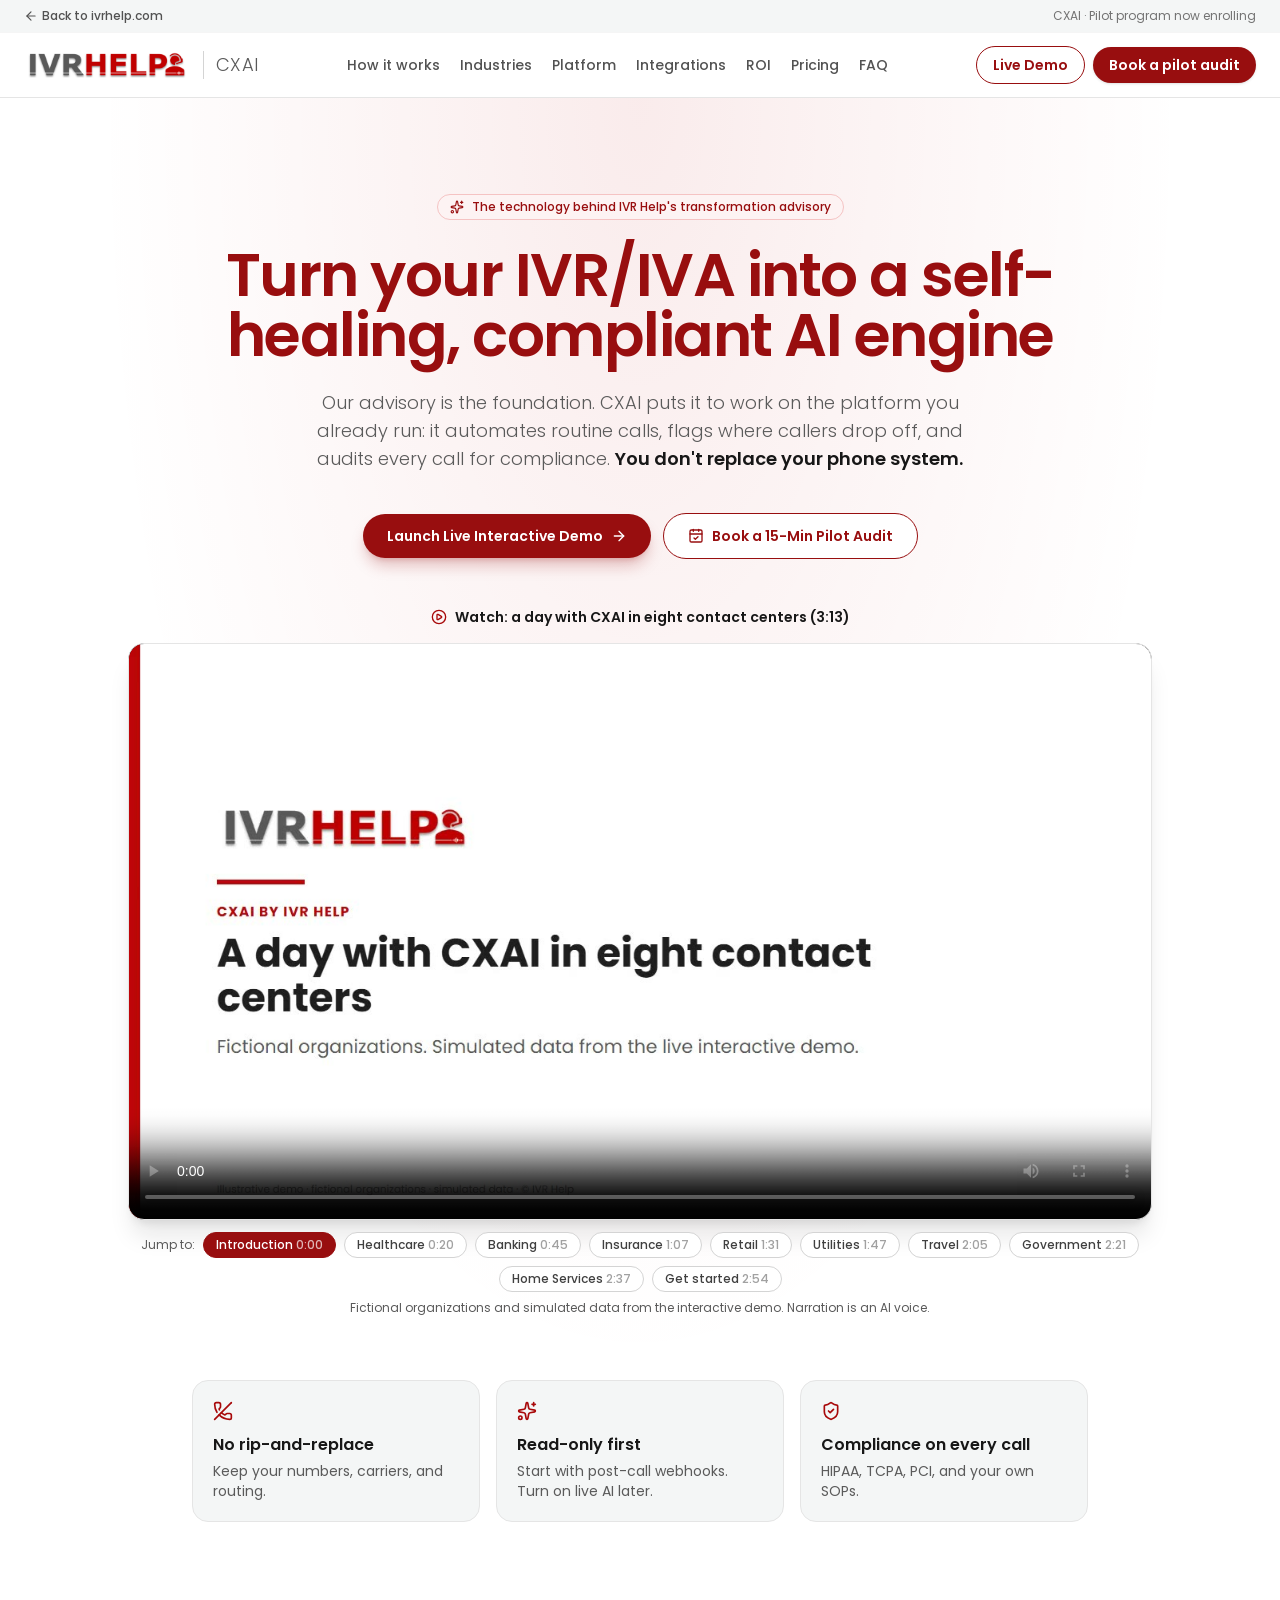
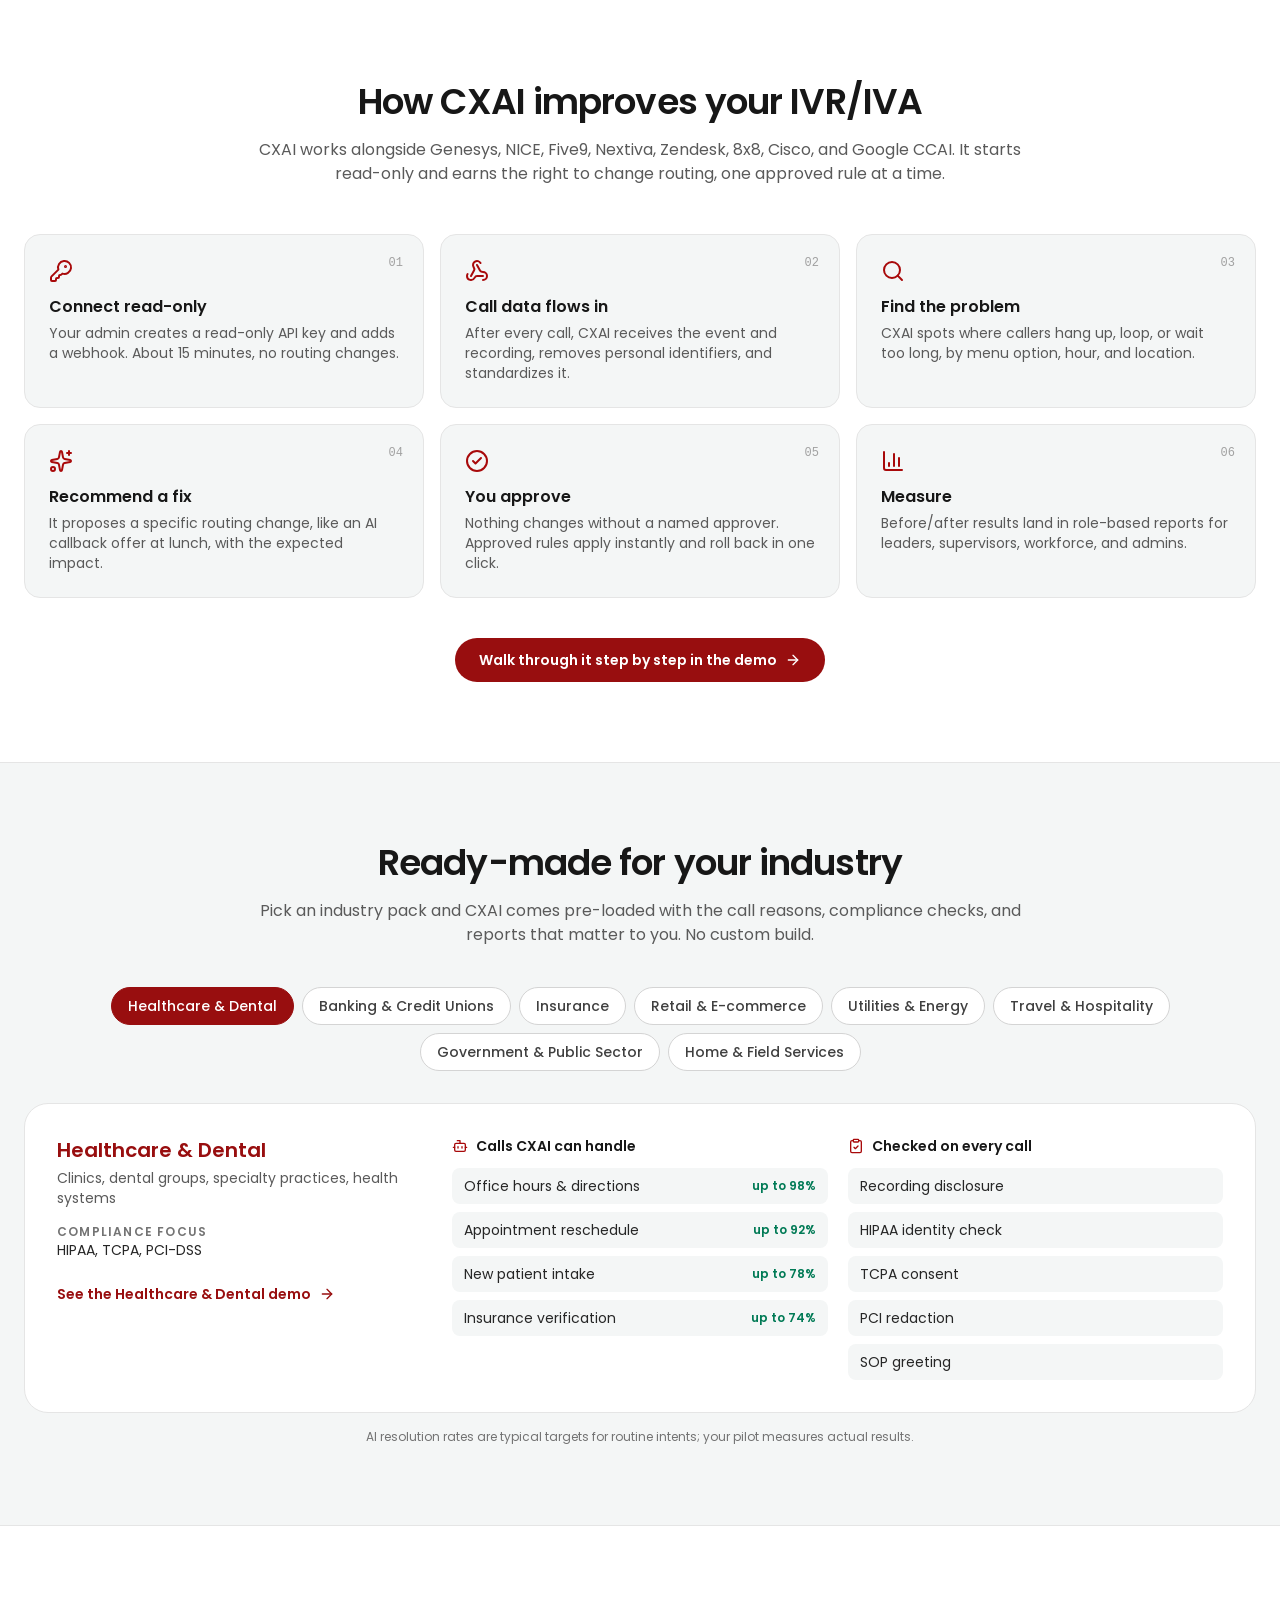
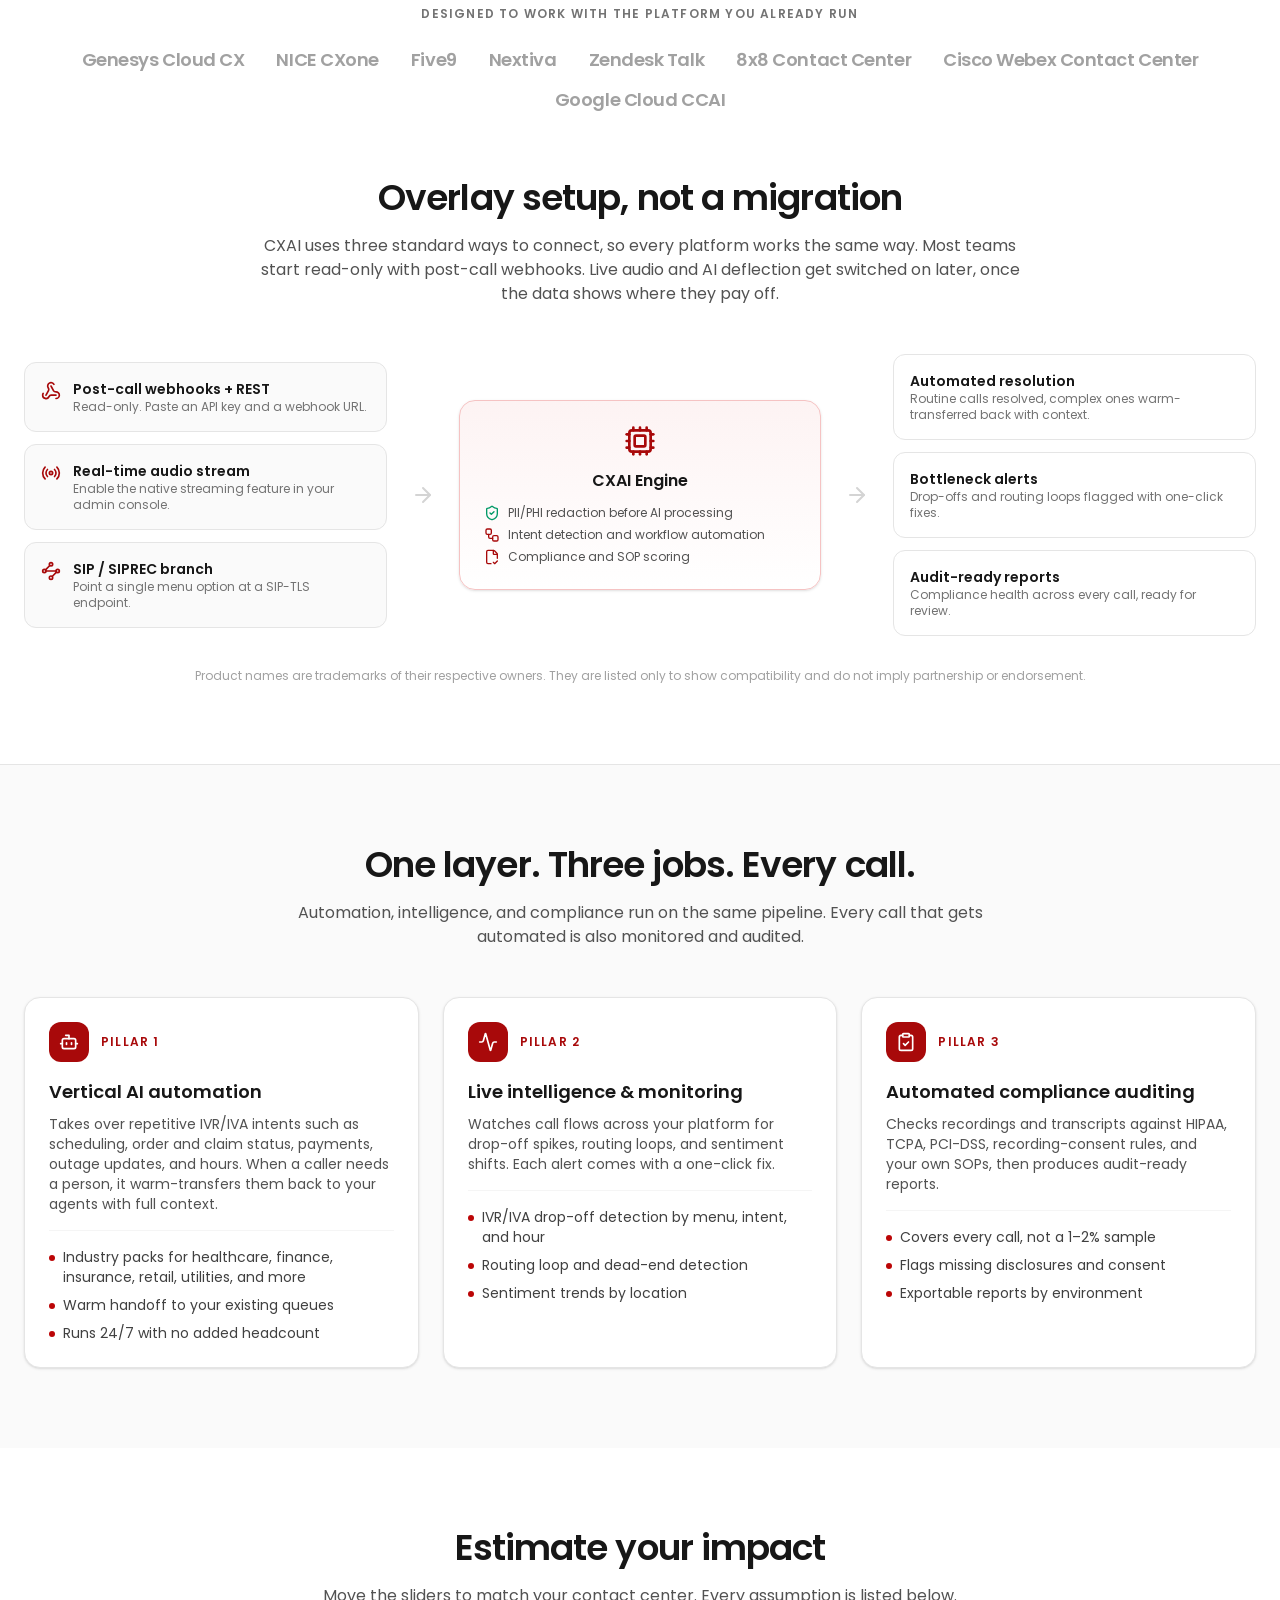
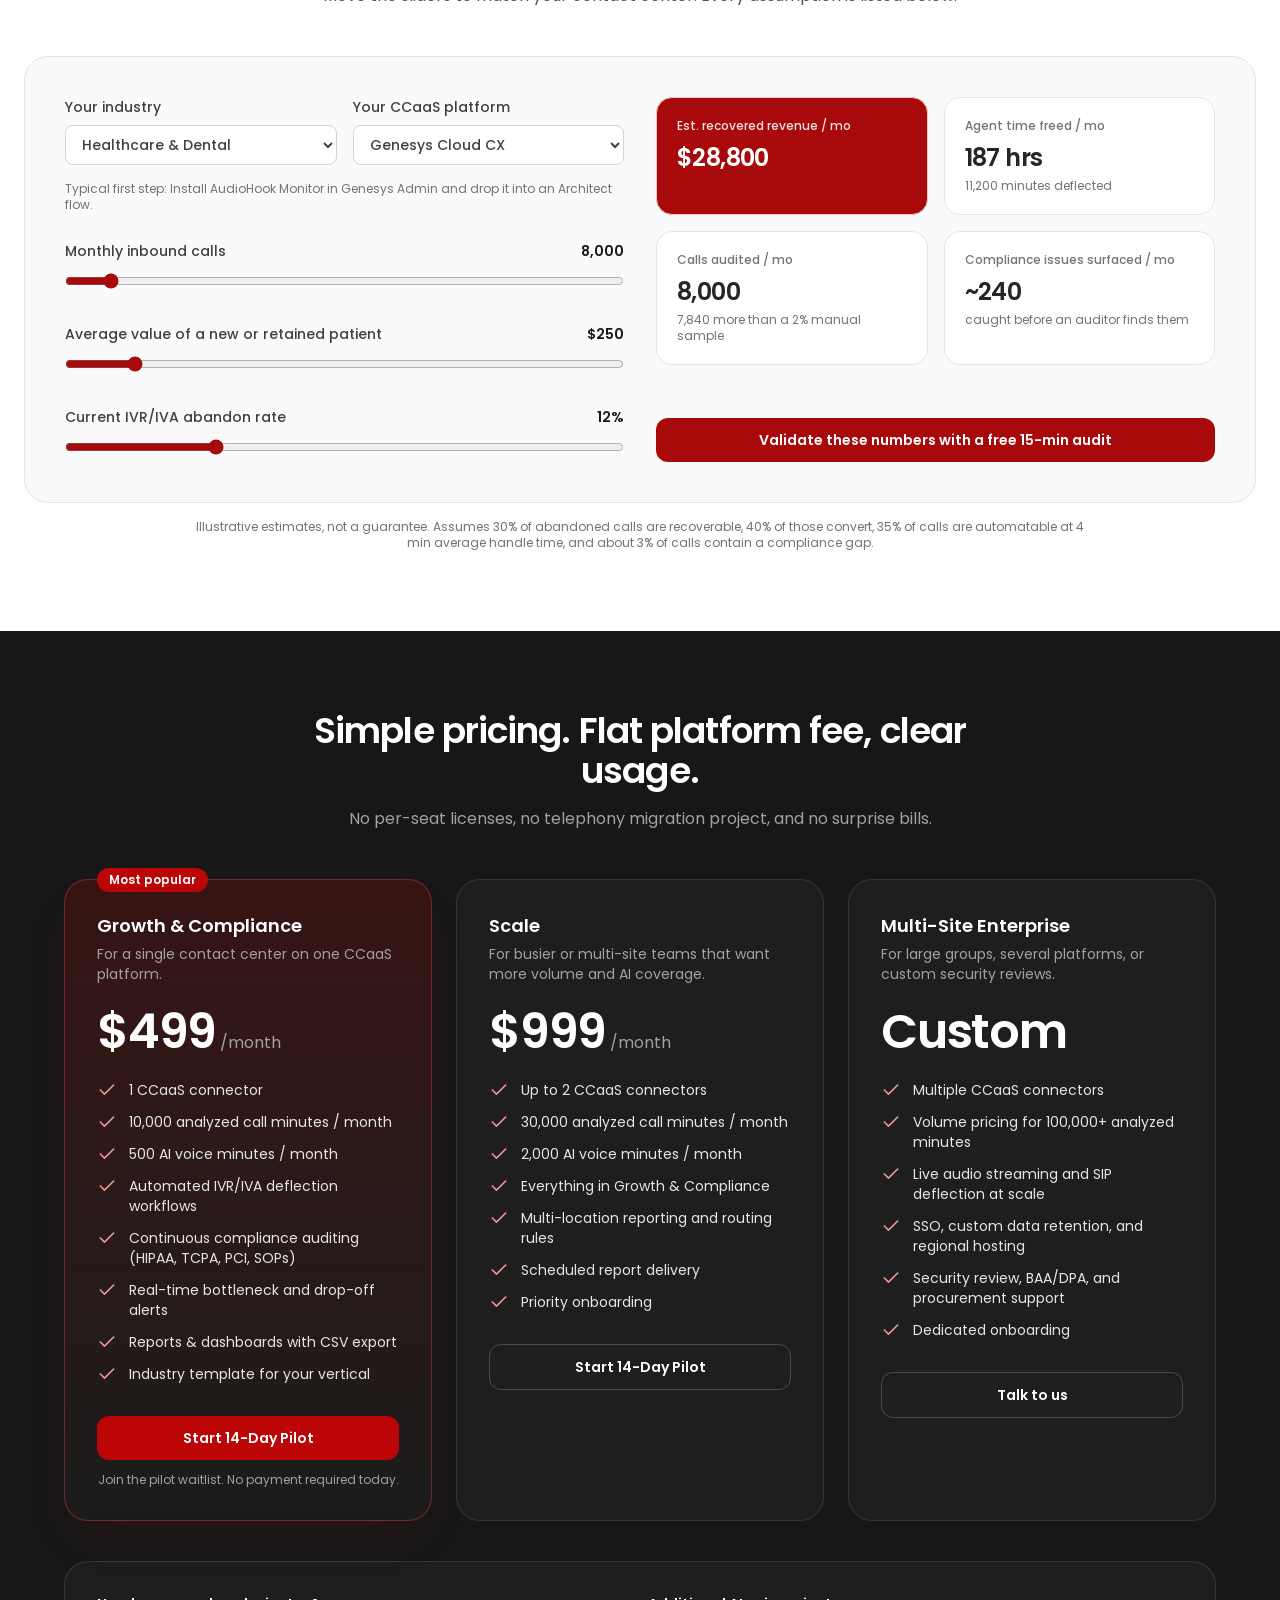
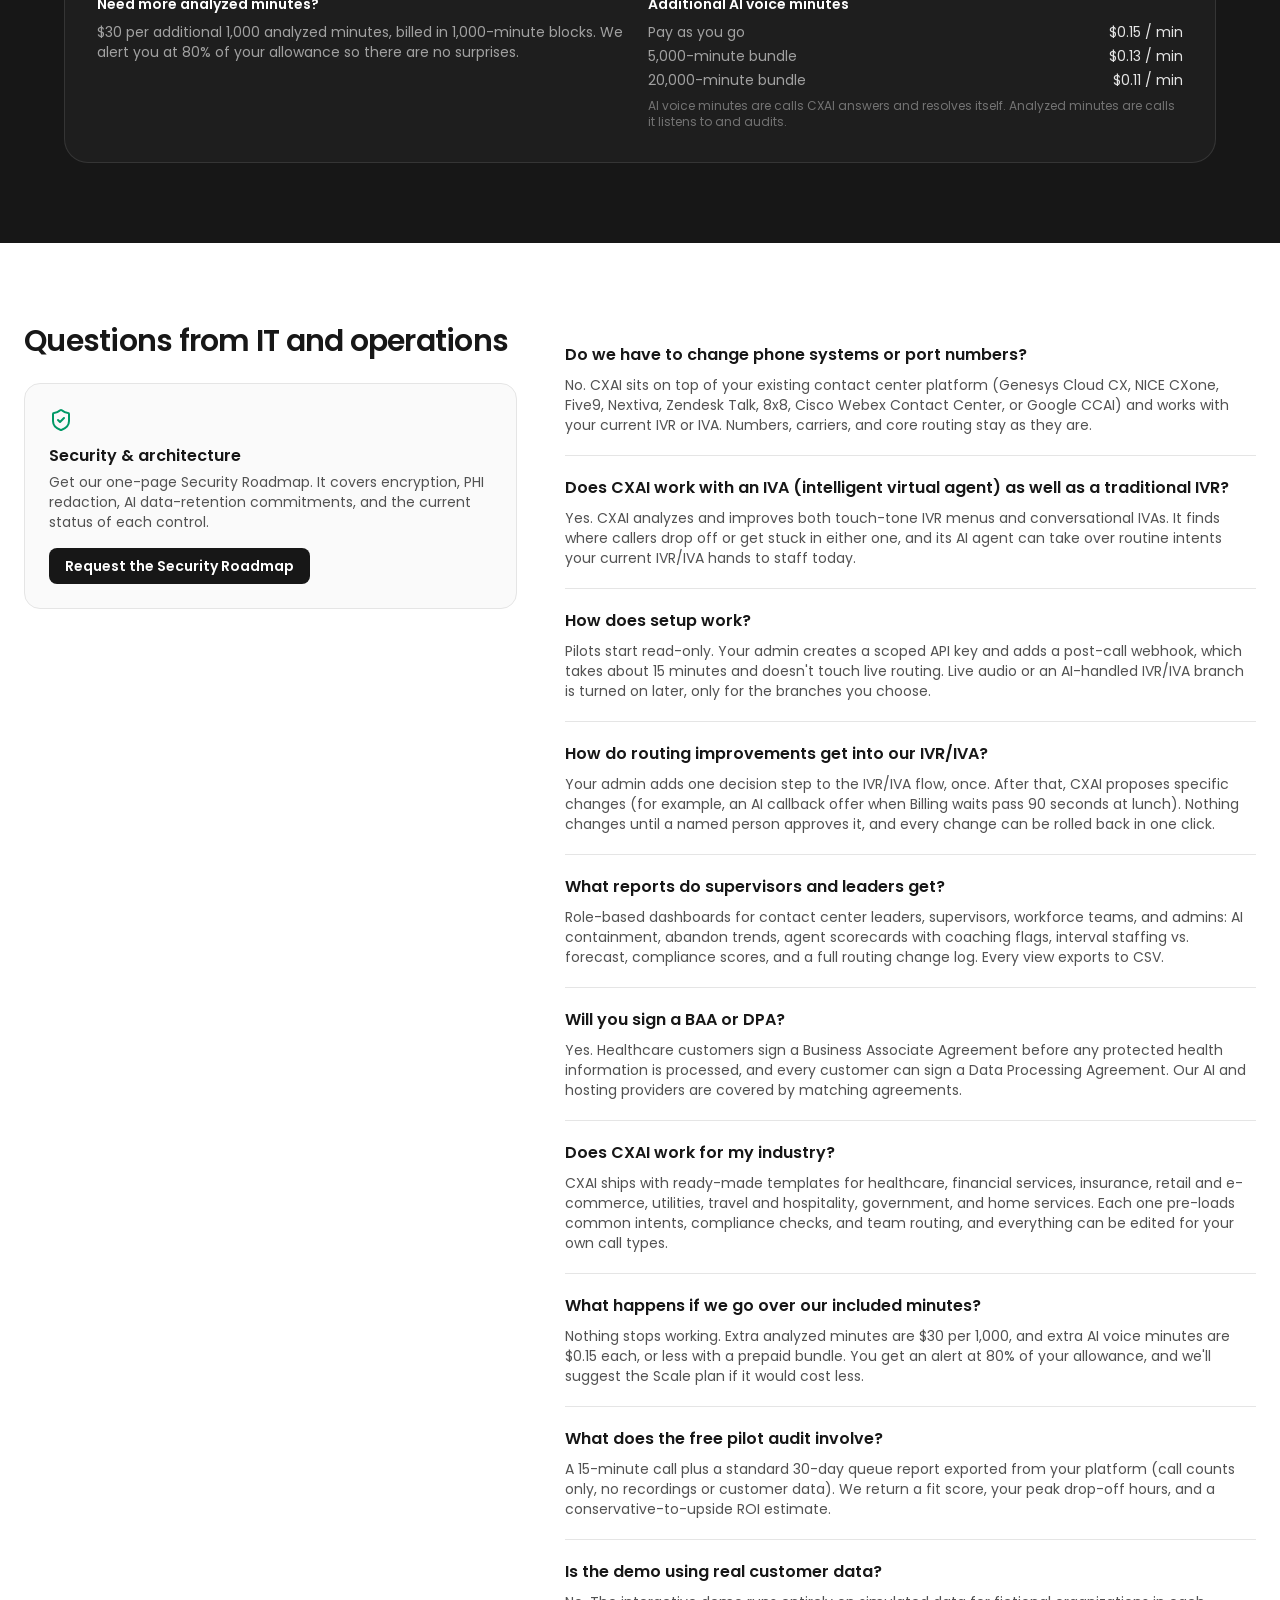
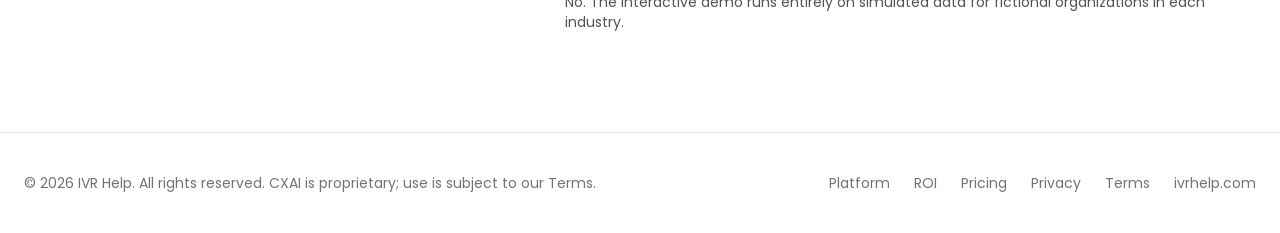
<file: index.html>
<!DOCTYPE html><html lang="en" class="NP86Ua_variable h-full antialiased"><head><meta charSet="utf-8"/><meta name="viewport" content="width=device-width, initial-scale=1"/><link rel="preload" href="/_next/static/media/13958cae6c93c43e-s.p.1h18_wedhzk4h.woff2" as="font" crossorigin="" type="font/woff2"/><link rel="preload" href="/_next/static/media/22a701959b157a82-s.p.2o7m9ogm38dql.woff2" as="font" crossorigin="" type="font/woff2"/><link rel="preload" href="/_next/static/media/2f0ae6d0ead4b7bb-s.p.38ww0mi76nb30.woff2" as="font" crossorigin="" type="font/woff2"/><link rel="preload" href="/_next/static/media/6bafae418e8a1b08-s.p.3o_v2fun1jzxk.woff2" as="font" crossorigin="" type="font/woff2"/><link rel="preload" href="/_next/static/media/76e9fd951b869c7b-s.p.3bh2vc0w-r-ll.woff2" as="font" crossorigin="" type="font/woff2"/><link rel="preload" href="/_next/static/media/dd9dfc3601372168-s.p.43zbiuwnnoiok.woff2" as="font" crossorigin="" type="font/woff2"/><link rel="preload" as="image" href="/ivrhelp-logo.png"/><link rel="stylesheet" href="/_next/static/chunks/03xwkofsx__tb.css" data-precedence="next"/><link rel="preload" as="script" fetchPriority="low" href="/_next/static/chunks/310vm2bl3xxpt.js"/><script src="/_next/static/chunks/1wnov70f88xjy.js" async=""></script><script src="/_next/static/chunks/39_j1bdzreq0m.js" async=""></script><script src="/_next/static/chunks/1ruweq6if34eh.js" async=""></script><script src="/_next/static/chunks/turbopack-2u1d16houkiyo.js" async=""></script><script src="/_next/static/chunks/0_7u8kipfv59e.js" async=""></script><script src="/_next/static/chunks/10xwrm7i243ok.js" async=""></script><script src="/_next/static/chunks/0_9n-pyu7f_eq.js" async=""></script><meta name="next-size-adjust" content=""/><title>CXAI by IVR Help | AI IVR Automation &amp; Call Compliance for Your Contact Center</title><meta name="description" content="CXAI adds AI call automation, IVR/IVA drop-off analytics, and automated HIPAA/TCPA call compliance auditing to Genesys, NICE CXone, Five9, Nextiva, Zendesk, 8x8, Cisco, and Google CCAI. No phone system replacement."/><meta name="keywords" content="IVR optimization,IVR drop-off,call abandonment,AI IVR,IVA,intelligent virtual agent,IVR/IVA analytics,contact center AI,call compliance auditing,HIPAA call auditing,healthcare call center,dental practice phone system,Genesys,Five9,NICE CXone,Nextiva,8x8,Zendesk Talk,Cisco Webex Contact Center,Google CCAI"/><meta name="robots" content="index, follow"/><link rel="canonical" href="https://cxai.ivrhelp.com/"/><meta property="og:title" content="CXAI by IVR Help"/><meta property="og:description" content="Turn your IVR/IVA into a self-healing, compliant AI engine without replacing your phone system."/><meta property="og:url" content="https://cxai.ivrhelp.com/"/><meta property="og:site_name" content="CXAI by IVR Help"/><meta property="og:image" content="https://cxai.ivrhelp.com/og-cxai.png"/><meta property="og:image:width" content="1200"/><meta property="og:image:height" content="630"/><meta property="og:image:alt" content="CXAI by IVR Help"/><meta property="og:type" content="website"/><meta name="twitter:card" content="summary_large_image"/><meta name="twitter:title" content="CXAI by IVR Help"/><meta name="twitter:description" content="Turn your IVR/IVA into a self-healing, compliant AI engine without replacing your phone system."/><meta name="twitter:image" content="https://cxai.ivrhelp.com/og-cxai.png"/><link rel="icon" href="/icon.png?icon.1f5wd9lrhpkw6.png" sizes="192x192" type="image/png"/><script src="/_next/static/chunks/0cz1d0mv5g_q7.js" noModule=""></script></head><body class="flex min-h-full flex-col"><div hidden=""><!--$--><!--/$--></div><header class="no-print sticky top-0 z-40 border-b border-neutral-200 bg-white text-neutral-900"><div class="hidden border-b border-neutral-100 bg-[#f4f6f6] text-xs sm:block"><div class="mx-auto flex h-8 max-w-7xl items-center justify-between px-4 sm:px-6"><a href="https://www.ivrhelp.com" class="inline-flex items-center gap-1 font-medium text-neutral-600 hover:text-brand-700"><svg xmlns="http://www.w3.org/2000/svg" width="24" height="24" viewBox="0 0 24 24" fill="none" stroke="currentColor" stroke-width="2" stroke-linecap="round" stroke-linejoin="round" class="lucide lucide-arrow-left h-3.5 w-3.5" aria-hidden="true"><path d="m12 19-7-7 7-7"></path><path d="M19 12H5"></path></svg> Back to ivrhelp.com</a><span class="text-neutral-500">CXAI · Pilot program now enrolling</span></div></div><div class="mx-auto flex h-16 max-w-7xl items-center justify-between gap-4 px-4 sm:px-6"><a class="flex shrink-0 items-center gap-3" aria-label="CXAI home" href="/"><img src="/ivrhelp-logo.png" alt="IVR Help" width="459" height="88" class="h-7 w-auto sm:h-8"/><span class="hidden border-l border-neutral-300 pl-3 text-lg font-light tracking-wide text-charcoal sm:inline">CXAI</span></a><nav aria-label="Sections" class="hidden items-center gap-5 text-sm font-medium text-neutral-600 lg:flex"><a class="hover:text-brand-700" href="/#how-it-works">How it works</a><a class="hover:text-brand-700" href="/#industries">Industries</a><a class="hover:text-brand-700" href="/#platform">Platform</a><a class="hover:text-brand-700" href="/#integrations">Integrations</a><a class="hover:text-brand-700" href="/#roi">ROI</a><a class="hover:text-brand-700" href="/#pricing">Pricing</a><a class="hover:text-brand-700" href="/#faq">FAQ</a></nav><div class="flex items-center gap-2"><a class="hidden rounded-full px-4 py-2 text-sm font-semibold sm:inline-flex border border-brand-700 text-brand-700 hover:bg-brand-50" href="/demo/">Live Demo</a><button type="button" class="hidden rounded-full bg-brand-700 px-4 py-2 text-sm font-semibold text-white shadow-sm hover:bg-brand-500 md:inline-flex">Book a pilot audit</button><button type="button" class="rounded-lg p-2 text-neutral-700 hover:bg-neutral-100 lg:hidden" aria-label="Open menu" aria-expanded="false"><svg xmlns="http://www.w3.org/2000/svg" width="24" height="24" viewBox="0 0 24 24" fill="none" stroke="currentColor" stroke-width="2" stroke-linecap="round" stroke-linejoin="round" class="lucide lucide-menu h-5 w-5" aria-hidden="true"><path d="M4 5h16"></path><path d="M4 12h16"></path><path d="M4 19h16"></path></svg></button></div></div></header><main class="flex-1"><script type="application/ld+json">[{"@context":"https://schema.org","@type":"SoftwareApplication","name":"CXAI by IVR Help","applicationCategory":"BusinessApplication","operatingSystem":"Web","url":"https://cxai.ivrhelp.com","description":"AI call automation, IVR/IVA drop-off analytics, and automated call compliance auditing that plugs into Genesys, NICE CXone, Five9, Nextiva, Zendesk Talk, 8x8, Cisco Webex Contact Center, and Google CCAI.","offers":[{"@type":"Offer","name":"Growth & Compliance","price":"499","priceCurrency":"USD","description":"Per month"},{"@type":"Offer","name":"Scale","price":"999","priceCurrency":"USD","description":"Per month"}],"publisher":{"@type":"Organization","name":"IVR Help","url":"https://www.ivrhelp.com"}},{"@context":"https://schema.org","@type":"FAQPage","mainEntity":[{"@type":"Question","name":"Do we have to change phone systems or port numbers?","acceptedAnswer":{"@type":"Answer","text":"No. CXAI sits on top of your existing contact center platform (Genesys Cloud CX, NICE CXone, Five9, Nextiva, Zendesk Talk, 8x8, Cisco Webex Contact Center, or Google CCAI) and works with your current IVR or IVA. Numbers, carriers, and core routing stay as they are."}},{"@type":"Question","name":"Does CXAI work with an IVA (intelligent virtual agent) as well as a traditional IVR?","acceptedAnswer":{"@type":"Answer","text":"Yes. CXAI analyzes and improves both touch-tone IVR menus and conversational IVAs. It finds where callers drop off or get stuck in either one, and its AI agent can take over routine intents your current IVR/IVA hands to staff today."}},{"@type":"Question","name":"How does setup work?","acceptedAnswer":{"@type":"Answer","text":"Pilots start read-only. Your admin creates a scoped API key and adds a post-call webhook, which takes about 15 minutes and doesn't touch live routing. Live audio or an AI-handled IVR/IVA branch is turned on later, only for the branches you choose."}},{"@type":"Question","name":"How do routing improvements get into our IVR/IVA?","acceptedAnswer":{"@type":"Answer","text":"Your admin adds one decision step to the IVR/IVA flow, once. After that, CXAI proposes specific changes (for example, an AI callback offer when Billing waits pass 90 seconds at lunch). Nothing changes until a named person approves it, and every change can be rolled back in one click."}},{"@type":"Question","name":"What reports do supervisors and leaders get?","acceptedAnswer":{"@type":"Answer","text":"Role-based dashboards for contact center leaders, supervisors, workforce teams, and admins: AI containment, abandon trends, agent scorecards with coaching flags, interval staffing vs. forecast, compliance scores, and a full routing change log. Every view exports to CSV."}},{"@type":"Question","name":"Will you sign a BAA or DPA?","acceptedAnswer":{"@type":"Answer","text":"Yes. Healthcare customers sign a Business Associate Agreement before any protected health information is processed, and every customer can sign a Data Processing Agreement. Our AI and hosting providers are covered by matching agreements."}},{"@type":"Question","name":"Does CXAI work for my industry?","acceptedAnswer":{"@type":"Answer","text":"CXAI ships with ready-made templates for healthcare, financial services, insurance, retail and e-commerce, utilities, travel and hospitality, government, and home services. Each one pre-loads common intents, compliance checks, and team routing, and everything can be edited for your own call types."}},{"@type":"Question","name":"What happens if we go over our included minutes?","acceptedAnswer":{"@type":"Answer","text":"Nothing stops working. Extra analyzed minutes are $30 per 1,000, and extra AI voice minutes are $0.15 each, or less with a prepaid bundle. You get an alert at 80% of your allowance, and we'll suggest the Scale plan if it would cost less."}},{"@type":"Question","name":"What does the free pilot audit involve?","acceptedAnswer":{"@type":"Answer","text":"A 15-minute call plus a standard 30-day queue report exported from your platform (call counts only, no recordings or customer data). We return a fit score, your peak drop-off hours, and a conservative-to-upside ROI estimate."}},{"@type":"Question","name":"Is the demo using real customer data?","acceptedAnswer":{"@type":"Answer","text":"No. The interactive demo runs entirely on simulated data for fictional organizations in each industry."}}]}]</script><section class="relative overflow-hidden bg-white"><div aria-hidden="true" class="pointer-events-none absolute inset-0 bg-[radial-gradient(ellipse_at_top,rgba(187,5,6,0.08),transparent_60%)]"></div><div class="relative mx-auto max-w-7xl px-4 pb-20 pt-16 sm:px-6 lg:pt-24"><div class="mx-auto max-w-4xl text-center"><p class="inline-flex items-center gap-2 rounded-full border border-brand-200 bg-brand-50 px-3 py-1 text-xs font-medium text-brand-700"><svg xmlns="http://www.w3.org/2000/svg" width="24" height="24" viewBox="0 0 24 24" fill="none" stroke="currentColor" stroke-width="2" stroke-linecap="round" stroke-linejoin="round" class="lucide lucide-sparkles lucide-stars h-3.5 w-3.5" aria-hidden="true"><path d="M11.017 2.814a1 1 0 0 1 1.966 0l1.051 5.558a2 2 0 0 0 1.594 1.594l5.558 1.051a1 1 0 0 1 0 1.966l-5.558 1.051a2 2 0 0 0-1.594 1.594l-1.051 5.558a1 1 0 0 1-1.966 0l-1.051-5.558a2 2 0 0 0-1.594-1.594l-5.558-1.051a1 1 0 0 1 0-1.966l5.558-1.051a2 2 0 0 0 1.594-1.594z"></path><path d="M20 2v4"></path><path d="M22 4h-4"></path><circle cx="4" cy="20" r="2"></circle></svg> The technology behind IVR Help&#x27;s transformation advisory</p><h1 class="mt-6 text-4xl font-semibold tracking-tight text-brand-700 sm:text-6xl">Turn your IVR/IVA into a self-healing, compliant AI engine</h1><p class="mx-auto mt-6 max-w-2xl text-lg font-light text-charcoal">Our advisory is the foundation. CXAI puts it to work on the platform you already run: it automates routine calls, flags where callers drop off, and audits every call for compliance.<!-- --> <strong class="font-semibold text-neutral-900">You don&#x27;t replace your phone system.</strong></p><div class="mt-10 flex flex-col items-center justify-center gap-3 sm:flex-row"><a class="inline-flex items-center gap-2 rounded-full bg-brand-700 px-6 py-3 text-sm font-semibold text-white shadow-lg shadow-brand-700/25 hover:bg-brand-500" href="/demo/">Launch Live Interactive Demo <svg xmlns="http://www.w3.org/2000/svg" width="24" height="24" viewBox="0 0 24 24" fill="none" stroke="currentColor" stroke-width="2" stroke-linecap="round" stroke-linejoin="round" class="lucide lucide-arrow-right h-4 w-4" aria-hidden="true"><path d="M5 12h14"></path><path d="m12 5 7 7-7 7"></path></svg></a><button type="button" class="inline-flex items-center gap-2 rounded-full border border-brand-700 bg-white px-6 py-3 text-sm font-semibold text-brand-700 hover:bg-brand-50"><svg xmlns="http://www.w3.org/2000/svg" width="24" height="24" viewBox="0 0 24 24" fill="none" stroke="currentColor" stroke-width="2" stroke-linecap="round" stroke-linejoin="round" class="lucide lucide-calendar-check h-4 w-4" aria-hidden="true"><path d="M8 2v3"></path><path d="M16 2v3"></path><rect x="3" y="3" width="18" height="18" rx="2"></rect><path d="M3 9h18"></path><path d="m9 15 2 2 4-4"></path></svg> Book a 15-Min Pilot Audit</button></div></div><div class="mx-auto mt-12 max-w-5xl text-left"><p class="flex items-center justify-center gap-2 text-center text-sm font-semibold text-neutral-900"><svg xmlns="http://www.w3.org/2000/svg" width="24" height="24" viewBox="0 0 24 24" fill="none" stroke="currentColor" stroke-width="2" stroke-linecap="round" stroke-linejoin="round" class="lucide lucide-circle-play lucide-play-circle h-4 w-4 text-brand-600" aria-hidden="true"><path d="M9 9.003a1 1 0 0 1 1.517-.859l4.997 2.997a1 1 0 0 1 0 1.718l-4.997 2.997A1 1 0 0 1 9 14.996z"></path><circle cx="12" cy="12" r="10"></circle></svg> Watch: a day with CXAI in eight contact centers (<!-- -->3:13<!-- -->)</p><div class="mt-4 overflow-hidden rounded-2xl border border-neutral-200 bg-neutral-950 shadow-xl shadow-neutral-900/10"><video class="aspect-video w-full" controls="" playsInline="" preload="metadata" poster="/video/cxai-demo-poster.jpg" controlsList="nodownload"><source src="/video/cxai-demo.mp4" type="video/mp4"/><track kind="captions" srcLang="en" label="English" src="/video/cxai-demo.vtt" default=""/></video></div><div class="mt-3 flex flex-wrap items-center justify-center gap-2" aria-label="Jump to an industry"><span class="text-xs text-charcoal">Jump to:</span><button type="button" class="rounded-full border px-3 py-1 text-xs font-medium transition border-brand-700 bg-brand-700 text-white">Introduction<!-- --> <span class="text-white/70">0:00</span></button><button type="button" class="rounded-full border px-3 py-1 text-xs font-medium transition border-neutral-300 bg-white text-neutral-700 hover:border-brand-400">Healthcare<!-- --> <span class="text-neutral-400">0:20</span></button><button type="button" class="rounded-full border px-3 py-1 text-xs font-medium transition border-neutral-300 bg-white text-neutral-700 hover:border-brand-400">Banking<!-- --> <span class="text-neutral-400">0:45</span></button><button type="button" class="rounded-full border px-3 py-1 text-xs font-medium transition border-neutral-300 bg-white text-neutral-700 hover:border-brand-400">Insurance<!-- --> <span class="text-neutral-400">1:07</span></button><button type="button" class="rounded-full border px-3 py-1 text-xs font-medium transition border-neutral-300 bg-white text-neutral-700 hover:border-brand-400">Retail<!-- --> <span class="text-neutral-400">1:31</span></button><button type="button" class="rounded-full border px-3 py-1 text-xs font-medium transition border-neutral-300 bg-white text-neutral-700 hover:border-brand-400">Utilities<!-- --> <span class="text-neutral-400">1:47</span></button><button type="button" class="rounded-full border px-3 py-1 text-xs font-medium transition border-neutral-300 bg-white text-neutral-700 hover:border-brand-400">Travel<!-- --> <span class="text-neutral-400">2:05</span></button><button type="button" class="rounded-full border px-3 py-1 text-xs font-medium transition border-neutral-300 bg-white text-neutral-700 hover:border-brand-400">Government<!-- --> <span class="text-neutral-400">2:21</span></button><button type="button" class="rounded-full border px-3 py-1 text-xs font-medium transition border-neutral-300 bg-white text-neutral-700 hover:border-brand-400">Home Services<!-- --> <span class="text-neutral-400">2:37</span></button><button type="button" class="rounded-full border px-3 py-1 text-xs font-medium transition border-neutral-300 bg-white text-neutral-700 hover:border-brand-400">Get started<!-- --> <span class="text-neutral-400">2:54</span></button></div><p class="mt-2 text-center text-xs text-charcoal">Fictional organizations and simulated data from the interactive demo. Narration is an AI voice.</p></div><dl class="mx-auto mt-16 grid max-w-4xl gap-4 sm:grid-cols-3"><div class="rounded-2xl border border-neutral-200 bg-[#f4f6f6] p-5 text-left"><svg xmlns="http://www.w3.org/2000/svg" width="24" height="24" viewBox="0 0 24 24" fill="none" stroke="currentColor" stroke-width="2" stroke-linecap="round" stroke-linejoin="round" class="lucide lucide-phone-off h-5 w-5 text-brand-600" aria-hidden="true"><path d="M10.1 13.9a14 14 0 0 0 3.732 2.668 1 1 0 0 0 1.213-.303l.355-.465A2 2 0 0 1 17 15h3a2 2 0 0 1 2 2v3a2 2 0 0 1-2 2 18 18 0 0 1-12.728-5.272"></path><path d="M22 2 2 22"></path><path d="M4.76 13.582A18 18 0 0 1 2 4a2 2 0 0 1 2-2h3a2 2 0 0 1 2 2v3a2 2 0 0 1-.8 1.6l-.468.351a1 1 0 0 0-.292 1.233 14 14 0 0 0 .244.473"></path></svg><dt class="mt-3 font-semibold text-neutral-900">No rip-and-replace</dt><dd class="mt-1 text-sm text-charcoal">Keep your numbers, carriers, and routing.</dd></div><div class="rounded-2xl border border-neutral-200 bg-[#f4f6f6] p-5 text-left"><svg xmlns="http://www.w3.org/2000/svg" width="24" height="24" viewBox="0 0 24 24" fill="none" stroke="currentColor" stroke-width="2" stroke-linecap="round" stroke-linejoin="round" class="lucide lucide-sparkles lucide-stars h-5 w-5 text-brand-600" aria-hidden="true"><path d="M11.017 2.814a1 1 0 0 1 1.966 0l1.051 5.558a2 2 0 0 0 1.594 1.594l5.558 1.051a1 1 0 0 1 0 1.966l-5.558 1.051a2 2 0 0 0-1.594 1.594l-1.051 5.558a1 1 0 0 1-1.966 0l-1.051-5.558a2 2 0 0 0-1.594-1.594l-5.558-1.051a1 1 0 0 1 0-1.966l5.558-1.051a2 2 0 0 0 1.594-1.594z"></path><path d="M20 2v4"></path><path d="M22 4h-4"></path><circle cx="4" cy="20" r="2"></circle></svg><dt class="mt-3 font-semibold text-neutral-900">Read-only first</dt><dd class="mt-1 text-sm text-charcoal">Start with post-call webhooks. Turn on live AI later.</dd></div><div class="rounded-2xl border border-neutral-200 bg-[#f4f6f6] p-5 text-left"><svg xmlns="http://www.w3.org/2000/svg" width="24" height="24" viewBox="0 0 24 24" fill="none" stroke="currentColor" stroke-width="2" stroke-linecap="round" stroke-linejoin="round" class="lucide lucide-shield-check h-5 w-5 text-brand-600" aria-hidden="true"><path d="M20 13c0 5-3.5 7.5-7.66 8.95a1 1 0 0 1-.67-.01C7.5 20.5 4 18 4 13V6a1 1 0 0 1 1-1c2 0 4.5-1.2 6.24-2.72a1.17 1.17 0 0 1 1.52 0C14.51 3.81 17 5 19 5a1 1 0 0 1 1 1z"></path><path d="m9 12 2 2 4-4"></path></svg><dt class="mt-3 font-semibold text-neutral-900">Compliance on every call</dt><dd class="mt-1 text-sm text-charcoal">HIPAA, TCPA, PCI, and your own SOPs.</dd></div></dl></div></section><section id="how-it-works" class="border-b border-neutral-200 bg-white py-20"><div class="mx-auto max-w-7xl px-4 sm:px-6"><div class="mx-auto max-w-3xl text-center"><h2 class="text-3xl font-semibold tracking-tight text-neutral-900 sm:text-4xl">How CXAI improves your IVR/IVA</h2><p class="mt-4 text-charcoal">CXAI works alongside Genesys, NICE, Five9, Nextiva, Zendesk, 8x8, Cisco, and Google CCAI. It starts read-only and earns the right to change routing, one approved rule at a time.</p></div><ol class="mt-12 grid gap-4 sm:grid-cols-2 lg:grid-cols-3"><li class="relative rounded-2xl border border-neutral-200 bg-[#f4f6f6] p-6"><span class="absolute right-5 top-5 font-mono text-xs text-neutral-400">0<!-- -->1</span><svg xmlns="http://www.w3.org/2000/svg" width="24" height="24" viewBox="0 0 24 24" fill="none" stroke="currentColor" stroke-width="2" stroke-linecap="round" stroke-linejoin="round" class="lucide lucide-key-round h-6 w-6 text-brand-600" aria-hidden="true"><path d="M2.586 17.414A2 2 0 0 0 2 18.828V21a1 1 0 0 0 1 1h3a1 1 0 0 0 1-1v-1a1 1 0 0 1 1-1h1a1 1 0 0 0 1-1v-1a1 1 0 0 1 1-1h.172a2 2 0 0 0 1.414-.586l.814-.814a6.5 6.5 0 1 0-4-4z"></path><circle cx="16.5" cy="7.5" r=".5" fill="currentColor"></circle></svg><h3 class="mt-3 font-semibold text-neutral-900">Connect read-only</h3><p class="mt-1 text-sm text-charcoal">Your admin creates a read-only API key and adds a webhook. About 15 minutes, no routing changes.</p></li><li class="relative rounded-2xl border border-neutral-200 bg-[#f4f6f6] p-6"><span class="absolute right-5 top-5 font-mono text-xs text-neutral-400">0<!-- -->2</span><svg xmlns="http://www.w3.org/2000/svg" width="24" height="24" viewBox="0 0 24 24" fill="none" stroke="currentColor" stroke-width="2" stroke-linecap="round" stroke-linejoin="round" class="lucide lucide-webhook h-6 w-6 text-brand-600" aria-hidden="true"><path d="M18 16.98h-5.99c-1.1 0-1.95.94-2.48 1.9A4 4 0 0 1 2 17c.01-.7.2-1.4.57-2"></path><path d="m6 17 3.13-5.78c.53-.97.1-2.18-.5-3.1a4 4 0 1 1 6.89-4.06"></path><path d="m12 6 3.13 5.73C15.66 12.7 16.9 13 18 13a4 4 0 0 1 0 8"></path></svg><h3 class="mt-3 font-semibold text-neutral-900">Call data flows in</h3><p class="mt-1 text-sm text-charcoal">After every call, CXAI receives the event and recording, removes personal identifiers, and standardizes it.</p></li><li class="relative rounded-2xl border border-neutral-200 bg-[#f4f6f6] p-6"><span class="absolute right-5 top-5 font-mono text-xs text-neutral-400">0<!-- -->3</span><svg xmlns="http://www.w3.org/2000/svg" width="24" height="24" viewBox="0 0 24 24" fill="none" stroke="currentColor" stroke-width="2" stroke-linecap="round" stroke-linejoin="round" class="lucide lucide-search h-6 w-6 text-brand-600" aria-hidden="true"><path d="m21 21-4.34-4.34"></path><circle cx="11" cy="11" r="8"></circle></svg><h3 class="mt-3 font-semibold text-neutral-900">Find the problem</h3><p class="mt-1 text-sm text-charcoal">CXAI spots where callers hang up, loop, or wait too long, by menu option, hour, and location.</p></li><li class="relative rounded-2xl border border-neutral-200 bg-[#f4f6f6] p-6"><span class="absolute right-5 top-5 font-mono text-xs text-neutral-400">0<!-- -->4</span><svg xmlns="http://www.w3.org/2000/svg" width="24" height="24" viewBox="0 0 24 24" fill="none" stroke="currentColor" stroke-width="2" stroke-linecap="round" stroke-linejoin="round" class="lucide lucide-sparkles lucide-stars h-6 w-6 text-brand-600" aria-hidden="true"><path d="M11.017 2.814a1 1 0 0 1 1.966 0l1.051 5.558a2 2 0 0 0 1.594 1.594l5.558 1.051a1 1 0 0 1 0 1.966l-5.558 1.051a2 2 0 0 0-1.594 1.594l-1.051 5.558a1 1 0 0 1-1.966 0l-1.051-5.558a2 2 0 0 0-1.594-1.594l-5.558-1.051a1 1 0 0 1 0-1.966l5.558-1.051a2 2 0 0 0 1.594-1.594z"></path><path d="M20 2v4"></path><path d="M22 4h-4"></path><circle cx="4" cy="20" r="2"></circle></svg><h3 class="mt-3 font-semibold text-neutral-900">Recommend a fix</h3><p class="mt-1 text-sm text-charcoal">It proposes a specific routing change, like an AI callback offer at lunch, with the expected impact.</p></li><li class="relative rounded-2xl border border-neutral-200 bg-[#f4f6f6] p-6"><span class="absolute right-5 top-5 font-mono text-xs text-neutral-400">0<!-- -->5</span><svg xmlns="http://www.w3.org/2000/svg" width="24" height="24" viewBox="0 0 24 24" fill="none" stroke="currentColor" stroke-width="2" stroke-linecap="round" stroke-linejoin="round" class="lucide lucide-circle-check lucide-check-circle-2 h-6 w-6 text-brand-600" aria-hidden="true"><circle cx="12" cy="12" r="10"></circle><path d="m16 9-5.5 5.5L8 12"></path></svg><h3 class="mt-3 font-semibold text-neutral-900">You approve</h3><p class="mt-1 text-sm text-charcoal">Nothing changes without a named approver. Approved rules apply instantly and roll back in one click.</p></li><li class="relative rounded-2xl border border-neutral-200 bg-[#f4f6f6] p-6"><span class="absolute right-5 top-5 font-mono text-xs text-neutral-400">0<!-- -->6</span><svg xmlns="http://www.w3.org/2000/svg" width="24" height="24" viewBox="0 0 24 24" fill="none" stroke="currentColor" stroke-width="2" stroke-linecap="round" stroke-linejoin="round" class="lucide lucide-chart-column lucide-bar-chart-3 h-6 w-6 text-brand-600" aria-hidden="true"><path d="M3 3v16a2 2 0 0 0 2 2h16"></path><path d="M18 17V9"></path><path d="M13 17V5"></path><path d="M8 17v-3"></path></svg><h3 class="mt-3 font-semibold text-neutral-900">Measure</h3><p class="mt-1 text-sm text-charcoal">Before/after results land in role-based reports for leaders, supervisors, workforce, and admins.</p></li></ol><div class="mt-10 text-center"><a class="inline-flex items-center gap-2 rounded-full bg-brand-700 px-6 py-3 text-sm font-semibold text-white hover:bg-brand-500" href="/demo/">Walk through it step by step in the demo <svg xmlns="http://www.w3.org/2000/svg" width="24" height="24" viewBox="0 0 24 24" fill="none" stroke="currentColor" stroke-width="2" stroke-linecap="round" stroke-linejoin="round" class="lucide lucide-arrow-right h-4 w-4" aria-hidden="true"><path d="M5 12h14"></path><path d="m12 5 7 7-7 7"></path></svg></a></div></div></section><section id="industries" class="border-b border-neutral-200 bg-[#f4f6f6] py-20"><div class="mx-auto max-w-7xl px-4 sm:px-6"><div class="mx-auto max-w-3xl text-center"><h2 class="text-3xl font-semibold tracking-tight text-neutral-900 sm:text-4xl">Ready-made for your industry</h2><p class="mt-4 text-charcoal">Pick an industry pack and CXAI comes pre-loaded with the call reasons, compliance checks, and reports that matter to you. No custom build.</p></div><div class="mt-10 flex flex-wrap justify-center gap-2"><button type="button" class="rounded-full border px-4 py-2 text-sm font-medium transition border-brand-700 bg-brand-700 text-white">Healthcare &amp; Dental</button><button type="button" class="rounded-full border px-4 py-2 text-sm font-medium transition border-neutral-300 bg-white text-neutral-700 hover:border-brand-400">Banking &amp; Credit Unions</button><button type="button" class="rounded-full border px-4 py-2 text-sm font-medium transition border-neutral-300 bg-white text-neutral-700 hover:border-brand-400">Insurance</button><button type="button" class="rounded-full border px-4 py-2 text-sm font-medium transition border-neutral-300 bg-white text-neutral-700 hover:border-brand-400">Retail &amp; E-commerce</button><button type="button" class="rounded-full border px-4 py-2 text-sm font-medium transition border-neutral-300 bg-white text-neutral-700 hover:border-brand-400">Utilities &amp; Energy</button><button type="button" class="rounded-full border px-4 py-2 text-sm font-medium transition border-neutral-300 bg-white text-neutral-700 hover:border-brand-400">Travel &amp; Hospitality</button><button type="button" class="rounded-full border px-4 py-2 text-sm font-medium transition border-neutral-300 bg-white text-neutral-700 hover:border-brand-400">Government &amp; Public Sector</button><button type="button" class="rounded-full border px-4 py-2 text-sm font-medium transition border-neutral-300 bg-white text-neutral-700 hover:border-brand-400">Home &amp; Field Services</button></div><div class="mt-8 grid gap-5 rounded-3xl border border-neutral-200 bg-white p-6 md:grid-cols-3 md:p-8"><div><h3 class="text-xl font-semibold text-brand-700">Healthcare &amp; Dental</h3><p class="mt-1 text-sm text-charcoal">Clinics, dental groups, specialty practices, health systems</p><p class="mt-4 text-xs font-semibold uppercase tracking-widest text-neutral-500">Compliance focus</p><p class="text-sm text-neutral-800">HIPAA, TCPA, PCI-DSS</p><a class="mt-6 inline-flex items-center gap-2 text-sm font-semibold text-brand-700 hover:text-brand-500" href="/demo/">See the <!-- -->Healthcare &amp; Dental<!-- --> demo <svg xmlns="http://www.w3.org/2000/svg" width="24" height="24" viewBox="0 0 24 24" fill="none" stroke="currentColor" stroke-width="2" stroke-linecap="round" stroke-linejoin="round" class="lucide lucide-arrow-right h-4 w-4" aria-hidden="true"><path d="M5 12h14"></path><path d="m12 5 7 7-7 7"></path></svg></a></div><div><p class="flex items-center gap-2 text-sm font-semibold text-neutral-900"><svg xmlns="http://www.w3.org/2000/svg" width="24" height="24" viewBox="0 0 24 24" fill="none" stroke="currentColor" stroke-width="2" stroke-linecap="round" stroke-linejoin="round" class="lucide lucide-bot h-4 w-4 text-brand-600" aria-hidden="true"><path d="M12 8V4H8"></path><rect width="16" height="12" x="4" y="8" rx="2"></rect><path d="M2 14h2"></path><path d="M20 14h2"></path><path d="M15 13v2"></path><path d="M9 13v2"></path></svg> Calls CXAI can handle</p><ul class="mt-3 space-y-2"><li class="flex items-center justify-between gap-3 rounded-lg bg-[#f4f6f6] px-3 py-2 text-sm"><span>Office hours &amp; directions</span><span class="shrink-0 text-xs font-semibold text-emerald-700">up to <!-- -->98<!-- -->%</span></li><li class="flex items-center justify-between gap-3 rounded-lg bg-[#f4f6f6] px-3 py-2 text-sm"><span>Appointment reschedule</span><span class="shrink-0 text-xs font-semibold text-emerald-700">up to <!-- -->92<!-- -->%</span></li><li class="flex items-center justify-between gap-3 rounded-lg bg-[#f4f6f6] px-3 py-2 text-sm"><span>New patient intake</span><span class="shrink-0 text-xs font-semibold text-emerald-700">up to <!-- -->78<!-- -->%</span></li><li class="flex items-center justify-between gap-3 rounded-lg bg-[#f4f6f6] px-3 py-2 text-sm"><span>Insurance verification</span><span class="shrink-0 text-xs font-semibold text-emerald-700">up to <!-- -->74<!-- -->%</span></li></ul></div><div><p class="flex items-center gap-2 text-sm font-semibold text-neutral-900"><svg xmlns="http://www.w3.org/2000/svg" width="24" height="24" viewBox="0 0 24 24" fill="none" stroke="currentColor" stroke-width="2" stroke-linecap="round" stroke-linejoin="round" class="lucide lucide-clipboard-check h-4 w-4 text-brand-600" aria-hidden="true"><rect width="8" height="4" x="8" y="2" rx="1" ry="1"></rect><path d="M16 4h2a2 2 0 0 1 2 2v14a2 2 0 0 1-2 2H6a2 2 0 0 1-2-2V6a2 2 0 0 1 2-2h2"></path><path d="m9 14 2 2 4-4"></path></svg> Checked on every call</p><ul class="mt-3 space-y-2"><li class="rounded-lg bg-[#f4f6f6] px-3 py-2 text-sm">Recording disclosure</li><li class="rounded-lg bg-[#f4f6f6] px-3 py-2 text-sm">HIPAA identity check</li><li class="rounded-lg bg-[#f4f6f6] px-3 py-2 text-sm">TCPA consent</li><li class="rounded-lg bg-[#f4f6f6] px-3 py-2 text-sm">PCI redaction</li><li class="rounded-lg bg-[#f4f6f6] px-3 py-2 text-sm">SOP greeting</li></ul></div></div><p class="mt-4 text-center text-xs text-neutral-500">AI resolution rates are typical targets for routine intents; your pilot measures actual results.</p></div></section><section id="integrations" class="border-b border-neutral-200 bg-white py-20"><div class="mx-auto max-w-7xl px-4 sm:px-6"><p class="text-center text-xs font-semibold uppercase tracking-widest text-neutral-500">Designed to work with the platform you already run</p><ul class="mt-6 flex flex-wrap items-center justify-center gap-x-8 gap-y-3"><li class="text-lg font-semibold tracking-tight text-neutral-400">Genesys Cloud CX</li><li class="text-lg font-semibold tracking-tight text-neutral-400">NICE CXone</li><li class="text-lg font-semibold tracking-tight text-neutral-400">Five9</li><li class="text-lg font-semibold tracking-tight text-neutral-400">Nextiva</li><li class="text-lg font-semibold tracking-tight text-neutral-400">Zendesk Talk</li><li class="text-lg font-semibold tracking-tight text-neutral-400">8x8 Contact Center</li><li class="text-lg font-semibold tracking-tight text-neutral-400">Cisco Webex Contact Center</li><li class="text-lg font-semibold tracking-tight text-neutral-400">Google Cloud CCAI</li></ul><div class="mx-auto mt-16 max-w-3xl text-center"><h2 class="text-3xl font-semibold tracking-tight text-neutral-900 sm:text-4xl">Overlay setup, not a migration</h2><p class="mt-4 text-neutral-600">CXAI uses three standard ways to connect, so every platform works the same way. Most teams start read-only with post-call webhooks. Live audio and AI deflection get switched on later, once the data shows where they pay off.</p></div><div class="mt-12 grid items-center gap-6 lg:grid-cols-[1fr_auto_1fr_auto_1fr]"><div class="space-y-3"><div class="flex gap-3 rounded-xl border border-neutral-200 bg-neutral-50 p-4"><svg xmlns="http://www.w3.org/2000/svg" width="24" height="24" viewBox="0 0 24 24" fill="none" stroke="currentColor" stroke-width="2" stroke-linecap="round" stroke-linejoin="round" class="lucide lucide-webhook mt-0.5 h-5 w-5 shrink-0 text-brand-600" aria-hidden="true"><path d="M18 16.98h-5.99c-1.1 0-1.95.94-2.48 1.9A4 4 0 0 1 2 17c.01-.7.2-1.4.57-2"></path><path d="m6 17 3.13-5.78c.53-.97.1-2.18-.5-3.1a4 4 0 1 1 6.89-4.06"></path><path d="m12 6 3.13 5.73C15.66 12.7 16.9 13 18 13a4 4 0 0 1 0 8"></path></svg><div><p class="text-sm font-semibold text-neutral-900">Post-call webhooks + REST</p><p class="text-xs text-neutral-500">Read-only. Paste an API key and a webhook URL.</p></div></div><div class="flex gap-3 rounded-xl border border-neutral-200 bg-neutral-50 p-4"><svg xmlns="http://www.w3.org/2000/svg" width="24" height="24" viewBox="0 0 24 24" fill="none" stroke="currentColor" stroke-width="2" stroke-linecap="round" stroke-linejoin="round" class="lucide lucide-radio mt-0.5 h-5 w-5 shrink-0 text-brand-600" aria-hidden="true"><path d="M16.247 7.761a6 6 0 0 1 0 8.478"></path><path d="M19.075 4.933a10 10 0 0 1 0 14.134"></path><path d="M4.925 19.067a10 10 0 0 1 0-14.134"></path><path d="M7.753 16.239a6 6 0 0 1 0-8.478"></path><circle cx="12" cy="12" r="2"></circle></svg><div><p class="text-sm font-semibold text-neutral-900">Real-time audio stream</p><p class="text-xs text-neutral-500">Enable the native streaming feature in your admin console.</p></div></div><div class="flex gap-3 rounded-xl border border-neutral-200 bg-neutral-50 p-4"><svg xmlns="http://www.w3.org/2000/svg" width="24" height="24" viewBox="0 0 24 24" fill="none" stroke="currentColor" stroke-width="2" stroke-linecap="round" stroke-linejoin="round" class="lucide lucide-waypoints mt-0.5 h-5 w-5 shrink-0 text-brand-600" aria-hidden="true"><path d="m10.586 5.414-5.172 5.172"></path><path d="m18.586 13.414-5.172 5.172"></path><path d="M6 12h12"></path><circle cx="12" cy="20" r="2"></circle><circle cx="12" cy="4" r="2"></circle><circle cx="20" cy="12" r="2"></circle><circle cx="4" cy="12" r="2"></circle></svg><div><p class="text-sm font-semibold text-neutral-900">SIP / SIPREC branch</p><p class="text-xs text-neutral-500">Point a single menu option at a SIP-TLS endpoint.</p></div></div></div><svg xmlns="http://www.w3.org/2000/svg" width="24" height="24" viewBox="0 0 24 24" fill="none" stroke="currentColor" stroke-width="2" stroke-linecap="round" stroke-linejoin="round" class="lucide lucide-arrow-right mx-auto hidden h-6 w-6 text-neutral-300 lg:block" aria-hidden="true"><path d="M5 12h14"></path><path d="m12 5 7 7-7 7"></path></svg><div class="rounded-2xl border border-brand-200 bg-gradient-to-b from-brand-50 to-white p-6 text-center shadow-sm"><svg xmlns="http://www.w3.org/2000/svg" width="24" height="24" viewBox="0 0 24 24" fill="none" stroke="currentColor" stroke-width="2" stroke-linecap="round" stroke-linejoin="round" class="lucide lucide-cpu mx-auto h-8 w-8 text-brand-600" aria-hidden="true"><path d="M12 20v2"></path><path d="M12 2v2"></path><path d="M17 20v2"></path><path d="M17 2v2"></path><path d="M2 12h2"></path><path d="M2 17h2"></path><path d="M2 7h2"></path><path d="M20 12h2"></path><path d="M20 17h2"></path><path d="M20 7h2"></path><path d="M7 20v2"></path><path d="M7 2v2"></path><rect x="4" y="4" width="16" height="16" rx="2"></rect><rect x="8" y="8" width="8" height="8" rx="1"></rect></svg><p class="mt-3 font-semibold text-neutral-900">CXAI Engine</p><ul class="mt-3 space-y-1.5 text-left text-xs text-neutral-600"><li class="flex gap-2"><svg xmlns="http://www.w3.org/2000/svg" width="24" height="24" viewBox="0 0 24 24" fill="none" stroke="currentColor" stroke-width="2" stroke-linecap="round" stroke-linejoin="round" class="lucide lucide-shield-check h-4 w-4 text-emerald-600" aria-hidden="true"><path d="M20 13c0 5-3.5 7.5-7.66 8.95a1 1 0 0 1-.67-.01C7.5 20.5 4 18 4 13V6a1 1 0 0 1 1-1c2 0 4.5-1.2 6.24-2.72a1.17 1.17 0 0 1 1.52 0C14.51 3.81 17 5 19 5a1 1 0 0 1 1 1z"></path><path d="m9 12 2 2 4-4"></path></svg>PII/PHI redaction before AI processing</li><li class="flex gap-2"><svg xmlns="http://www.w3.org/2000/svg" width="24" height="24" viewBox="0 0 24 24" fill="none" stroke="currentColor" stroke-width="2" stroke-linecap="round" stroke-linejoin="round" class="lucide lucide-workflow h-4 w-4 text-brand-600" aria-hidden="true"><rect width="8" height="8" x="3" y="3" rx="2"></rect><path d="M7 11v4a2 2 0 0 0 2 2h4"></path><rect width="8" height="8" x="13" y="13" rx="2"></rect></svg>Intent detection and workflow automation</li><li class="flex gap-2"><svg xmlns="http://www.w3.org/2000/svg" width="24" height="24" viewBox="0 0 24 24" fill="none" stroke="currentColor" stroke-width="2" stroke-linecap="round" stroke-linejoin="round" class="lucide lucide-file-check-corner lucide-file-check-2 h-4 w-4 text-brand-600" aria-hidden="true"><path d="M10.5 22H6a2 2 0 0 1-2-2V4a2 2 0 0 1 2-2h8a2.4 2.4 0 0 1 1.706.706l3.588 3.588A2.4 2.4 0 0 1 20 8v6"></path><path d="M14 2v5a1 1 0 0 0 1 1h5"></path><path d="m14 20 2 2 4-4"></path></svg>Compliance and SOP scoring</li></ul></div><svg xmlns="http://www.w3.org/2000/svg" width="24" height="24" viewBox="0 0 24 24" fill="none" stroke="currentColor" stroke-width="2" stroke-linecap="round" stroke-linejoin="round" class="lucide lucide-arrow-right mx-auto hidden h-6 w-6 text-neutral-300 lg:block" aria-hidden="true"><path d="M5 12h14"></path><path d="m12 5 7 7-7 7"></path></svg><div class="space-y-3"><div class="rounded-xl border border-neutral-200 p-4"><p class="text-sm font-semibold text-neutral-900">Automated resolution</p><p class="text-xs text-neutral-500">Routine calls resolved, complex ones warm-transferred back with context.</p></div><div class="rounded-xl border border-neutral-200 p-4"><p class="text-sm font-semibold text-neutral-900">Bottleneck alerts</p><p class="text-xs text-neutral-500">Drop-offs and routing loops flagged with one-click fixes.</p></div><div class="rounded-xl border border-neutral-200 p-4"><p class="text-sm font-semibold text-neutral-900">Audit-ready reports</p><p class="text-xs text-neutral-500">Compliance health across every call, ready for review.</p></div></div></div><p class="mt-8 text-center text-xs text-neutral-400">Product names are trademarks of their respective owners. They are listed only to show compatibility and do not imply partnership or endorsement.</p></div></section><section id="platform" class="bg-neutral-50 py-20"><div class="mx-auto max-w-7xl px-4 sm:px-6"><div class="mx-auto max-w-3xl text-center"><h2 class="text-3xl font-semibold tracking-tight text-neutral-900 sm:text-4xl">One layer. Three jobs. Every call.</h2><p class="mt-4 text-neutral-600">Automation, intelligence, and compliance run on the same pipeline. Every call that gets automated is also monitored and audited.</p></div><div class="mt-12 grid gap-6 lg:grid-cols-3"><article class="flex flex-col rounded-2xl border border-neutral-200 bg-white p-6 shadow-sm"><div class="flex items-center gap-3"><span class="flex h-10 w-10 items-center justify-center rounded-xl bg-brand-600 text-white"><svg xmlns="http://www.w3.org/2000/svg" width="24" height="24" viewBox="0 0 24 24" fill="none" stroke="currentColor" stroke-width="2" stroke-linecap="round" stroke-linejoin="round" class="lucide lucide-bot h-5 w-5" aria-hidden="true"><path d="M12 8V4H8"></path><rect width="16" height="12" x="4" y="8" rx="2"></rect><path d="M2 14h2"></path><path d="M20 14h2"></path><path d="M15 13v2"></path><path d="M9 13v2"></path></svg></span><span class="text-xs font-semibold uppercase tracking-widest text-brand-600">Pillar 1</span></div><h3 class="mt-4 text-lg font-semibold text-neutral-900">Vertical AI automation</h3><p class="mt-2 text-sm text-neutral-600">Takes over repetitive IVR/IVA intents such as scheduling, order and claim status, payments, outage updates, and hours. When a caller needs a person, it warm-transfers them back to your agents with full context.</p><ul class="mt-4 space-y-2 border-t border-neutral-100 pt-4 text-sm text-neutral-700"><li class="flex gap-2"><span class="mt-2 h-1.5 w-1.5 shrink-0 rounded-full bg-brand-500"></span>Industry packs for healthcare, finance, insurance, retail, utilities, and more</li><li class="flex gap-2"><span class="mt-2 h-1.5 w-1.5 shrink-0 rounded-full bg-brand-500"></span>Warm handoff to your existing queues</li><li class="flex gap-2"><span class="mt-2 h-1.5 w-1.5 shrink-0 rounded-full bg-brand-500"></span>Runs 24/7 with no added headcount</li></ul></article><article class="flex flex-col rounded-2xl border border-neutral-200 bg-white p-6 shadow-sm"><div class="flex items-center gap-3"><span class="flex h-10 w-10 items-center justify-center rounded-xl bg-brand-600 text-white"><svg xmlns="http://www.w3.org/2000/svg" width="24" height="24" viewBox="0 0 24 24" fill="none" stroke="currentColor" stroke-width="2" stroke-linecap="round" stroke-linejoin="round" class="lucide lucide-activity h-5 w-5" aria-hidden="true"><path d="M22 12h-2.48a2 2 0 0 0-1.93 1.46l-2.35 8.36a.25.25 0 0 1-.48 0L9.24 2.18a.25.25 0 0 0-.48 0l-2.35 8.36A2 2 0 0 1 4.49 12H2"></path></svg></span><span class="text-xs font-semibold uppercase tracking-widest text-brand-600">Pillar 2</span></div><h3 class="mt-4 text-lg font-semibold text-neutral-900">Live intelligence &amp; monitoring</h3><p class="mt-2 text-sm text-neutral-600">Watches call flows across your platform for drop-off spikes, routing loops, and sentiment shifts. Each alert comes with a one-click fix.</p><ul class="mt-4 space-y-2 border-t border-neutral-100 pt-4 text-sm text-neutral-700"><li class="flex gap-2"><span class="mt-2 h-1.5 w-1.5 shrink-0 rounded-full bg-brand-500"></span>IVR/IVA drop-off detection by menu, intent, and hour</li><li class="flex gap-2"><span class="mt-2 h-1.5 w-1.5 shrink-0 rounded-full bg-brand-500"></span>Routing loop and dead-end detection</li><li class="flex gap-2"><span class="mt-2 h-1.5 w-1.5 shrink-0 rounded-full bg-brand-500"></span>Sentiment trends by location</li></ul></article><article class="flex flex-col rounded-2xl border border-neutral-200 bg-white p-6 shadow-sm"><div class="flex items-center gap-3"><span class="flex h-10 w-10 items-center justify-center rounded-xl bg-brand-600 text-white"><svg xmlns="http://www.w3.org/2000/svg" width="24" height="24" viewBox="0 0 24 24" fill="none" stroke="currentColor" stroke-width="2" stroke-linecap="round" stroke-linejoin="round" class="lucide lucide-clipboard-check h-5 w-5" aria-hidden="true"><rect width="8" height="4" x="8" y="2" rx="1" ry="1"></rect><path d="M16 4h2a2 2 0 0 1 2 2v14a2 2 0 0 1-2 2H6a2 2 0 0 1-2-2V6a2 2 0 0 1 2-2h2"></path><path d="m9 14 2 2 4-4"></path></svg></span><span class="text-xs font-semibold uppercase tracking-widest text-brand-600">Pillar 3</span></div><h3 class="mt-4 text-lg font-semibold text-neutral-900">Automated compliance auditing</h3><p class="mt-2 text-sm text-neutral-600">Checks recordings and transcripts against HIPAA, TCPA, PCI-DSS, recording-consent rules, and your own SOPs, then produces audit-ready reports.</p><ul class="mt-4 space-y-2 border-t border-neutral-100 pt-4 text-sm text-neutral-700"><li class="flex gap-2"><span class="mt-2 h-1.5 w-1.5 shrink-0 rounded-full bg-brand-500"></span>Covers every call, not a 1–2% sample</li><li class="flex gap-2"><span class="mt-2 h-1.5 w-1.5 shrink-0 rounded-full bg-brand-500"></span>Flags missing disclosures and consent</li><li class="flex gap-2"><span class="mt-2 h-1.5 w-1.5 shrink-0 rounded-full bg-brand-500"></span>Exportable reports by environment</li></ul></article></div></div></section><section id="roi" class="bg-white py-20"><div class="mx-auto max-w-7xl px-4 sm:px-6"><div class="mx-auto max-w-3xl text-center"><h2 class="text-3xl font-semibold tracking-tight text-neutral-900 sm:text-4xl">Estimate your impact</h2><p class="mt-4 text-neutral-600">Move the sliders to match your contact center. Every assumption is listed below.</p></div><div class="mt-12 grid gap-8 rounded-3xl border border-neutral-200 bg-neutral-50 p-6 sm:p-10 lg:grid-cols-2"><div class="space-y-7"><div class="grid gap-4 sm:grid-cols-2"><label class="block text-sm font-medium text-neutral-700">Your industry<select class="mt-2 w-full rounded-lg border border-neutral-300 bg-white px-3 py-2 text-sm"><option value="healthcare" selected="">Healthcare &amp; Dental</option><option value="financial">Banking &amp; Credit Unions</option><option value="insurance">Insurance</option><option value="retail">Retail &amp; E-commerce</option><option value="utilities">Utilities &amp; Energy</option><option value="travel">Travel &amp; Hospitality</option><option value="government">Government &amp; Public Sector</option><option value="homeservices">Home &amp; Field Services</option></select></label><label class="block text-sm font-medium text-neutral-700">Your CCaaS platform<select class="mt-2 w-full rounded-lg border border-neutral-300 bg-white px-3 py-2 text-sm"><option value="genesys" selected="">Genesys Cloud CX</option><option value="nice">NICE CXone</option><option value="five9">Five9</option><option value="nextiva">Nextiva</option><option value="zendesk">Zendesk Talk</option><option value="8x8">8x8 Contact Center</option><option value="cisco">Cisco Webex Contact Center</option><option value="google">Google Cloud CCAI</option></select></label><span class="block text-xs font-normal text-neutral-500 sm:col-span-2">Typical first step: <!-- -->Install AudioHook Monitor in Genesys Admin and drop it into an Architect flow.</span></div><label class="block"><span class="flex items-baseline justify-between text-sm font-medium text-neutral-700">Monthly inbound calls<span class="font-semibold tabular-nums text-neutral-900">8,000</span></span><input type="range" min="1000" max="100000" step="1000" class="mt-3 w-full accent-brand-600" value="8000"/></label><label class="block"><span class="flex items-baseline justify-between text-sm font-medium text-neutral-700">Average value of a new or retained patient<span class="font-semibold tabular-nums text-neutral-900">$250</span></span><input type="range" min="25" max="2000" step="25" class="mt-3 w-full accent-brand-600" value="250"/></label><label class="block"><span class="flex items-baseline justify-between text-sm font-medium text-neutral-700">Current IVR/IVA abandon rate<span class="font-semibold tabular-nums text-neutral-900">12%</span></span><input type="range" min="2" max="40" step="1" class="mt-3 w-full accent-brand-600" value="12"/></label></div><div class="flex flex-col justify-between gap-6"><div class="grid gap-4 sm:grid-cols-2"><div class="rounded-2xl border p-5 border-brand-200 bg-brand-600 text-white"><p class="text-xs font-medium text-brand-100">Est. recovered revenue / mo</p><p class="mt-2 text-2xl font-semibold tabular-nums tracking-tight">$28,800</p></div><div class="rounded-2xl border p-5 border-neutral-200 bg-white"><p class="text-xs font-medium text-neutral-500">Agent time freed / mo</p><p class="mt-2 text-2xl font-semibold tabular-nums tracking-tight">187 hrs</p><p class="mt-1 text-xs text-neutral-500">11,200 minutes deflected</p></div><div class="rounded-2xl border p-5 border-neutral-200 bg-white"><p class="text-xs font-medium text-neutral-500">Calls audited / mo</p><p class="mt-2 text-2xl font-semibold tabular-nums tracking-tight">8,000</p><p class="mt-1 text-xs text-neutral-500">7,840 more than a 2% manual sample</p></div><div class="rounded-2xl border p-5 border-neutral-200 bg-white"><p class="text-xs font-medium text-neutral-500">Compliance issues surfaced / mo</p><p class="mt-2 text-2xl font-semibold tabular-nums tracking-tight">~240</p><p class="mt-1 text-xs text-neutral-500">caught before an auditor finds them</p></div></div><button type="button" class="rounded-xl bg-brand-600 px-5 py-3 text-sm font-semibold text-white hover:bg-brand-500">Validate these numbers with a free 15-min audit</button></div></div><p class="mx-auto mt-4 max-w-4xl text-center text-xs text-neutral-500">Illustrative estimates, not a guarantee. Assumes <!-- -->30<!-- -->% of abandoned calls are recoverable, <!-- -->40<!-- -->% of those convert, <!-- -->35<!-- -->% of calls are automatable at <!-- -->4<!-- --> min average handle time, and about <!-- -->3<!-- -->% of calls contain a compliance gap.</p></div></section><section id="pricing" class="bg-neutral-900 py-20 text-white"><div class="mx-auto max-w-7xl px-4 sm:px-6"><div class="mx-auto max-w-3xl text-center"><h2 class="text-3xl font-semibold tracking-tight sm:text-4xl">Simple pricing. Flat platform fee, clear usage.</h2><p class="mt-4 text-neutral-400">No per-seat licenses, no telephony migration project, and no surprise bills.</p></div><div class="mx-auto mt-12 grid max-w-6xl gap-6 lg:grid-cols-3"><div class="relative rounded-3xl border border-brand-400/40 bg-gradient-to-b from-brand-500/20 to-white/[0.02] p-8 shadow-2xl shadow-brand-500/10"><span class="absolute -top-3 left-8 rounded-full bg-brand-500 px-3 py-1 text-xs font-semibold">Most popular</span><h3 class="text-lg font-semibold">Growth &amp; Compliance</h3><p class="mt-1 text-sm text-neutral-400">For a single contact center on one CCaaS platform.</p><p class="mt-6 flex items-baseline gap-1"><span class="text-5xl font-semibold tracking-tight">$<!-- -->499</span><span class="text-neutral-400">/month</span></p><ul class="mt-6 space-y-3 text-sm"><li class="flex gap-3"><svg xmlns="http://www.w3.org/2000/svg" width="24" height="24" viewBox="0 0 24 24" fill="none" stroke="currentColor" stroke-width="2" stroke-linecap="round" stroke-linejoin="round" class="lucide lucide-check h-5 w-5 shrink-0 text-brand-300" aria-hidden="true"><path d="M20 6 9 17l-5-5"></path></svg><span class="text-neutral-200">1 CCaaS connector</span></li><li class="flex gap-3"><svg xmlns="http://www.w3.org/2000/svg" width="24" height="24" viewBox="0 0 24 24" fill="none" stroke="currentColor" stroke-width="2" stroke-linecap="round" stroke-linejoin="round" class="lucide lucide-check h-5 w-5 shrink-0 text-brand-300" aria-hidden="true"><path d="M20 6 9 17l-5-5"></path></svg><span class="text-neutral-200">10,000 analyzed call minutes / month</span></li><li class="flex gap-3"><svg xmlns="http://www.w3.org/2000/svg" width="24" height="24" viewBox="0 0 24 24" fill="none" stroke="currentColor" stroke-width="2" stroke-linecap="round" stroke-linejoin="round" class="lucide lucide-check h-5 w-5 shrink-0 text-brand-300" aria-hidden="true"><path d="M20 6 9 17l-5-5"></path></svg><span class="text-neutral-200">500 AI voice minutes / month</span></li><li class="flex gap-3"><svg xmlns="http://www.w3.org/2000/svg" width="24" height="24" viewBox="0 0 24 24" fill="none" stroke="currentColor" stroke-width="2" stroke-linecap="round" stroke-linejoin="round" class="lucide lucide-check h-5 w-5 shrink-0 text-brand-300" aria-hidden="true"><path d="M20 6 9 17l-5-5"></path></svg><span class="text-neutral-200">Automated IVR/IVA deflection workflows</span></li><li class="flex gap-3"><svg xmlns="http://www.w3.org/2000/svg" width="24" height="24" viewBox="0 0 24 24" fill="none" stroke="currentColor" stroke-width="2" stroke-linecap="round" stroke-linejoin="round" class="lucide lucide-check h-5 w-5 shrink-0 text-brand-300" aria-hidden="true"><path d="M20 6 9 17l-5-5"></path></svg><span class="text-neutral-200">Continuous compliance auditing (HIPAA, TCPA, PCI, SOPs)</span></li><li class="flex gap-3"><svg xmlns="http://www.w3.org/2000/svg" width="24" height="24" viewBox="0 0 24 24" fill="none" stroke="currentColor" stroke-width="2" stroke-linecap="round" stroke-linejoin="round" class="lucide lucide-check h-5 w-5 shrink-0 text-brand-300" aria-hidden="true"><path d="M20 6 9 17l-5-5"></path></svg><span class="text-neutral-200">Real-time bottleneck and drop-off alerts</span></li><li class="flex gap-3"><svg xmlns="http://www.w3.org/2000/svg" width="24" height="24" viewBox="0 0 24 24" fill="none" stroke="currentColor" stroke-width="2" stroke-linecap="round" stroke-linejoin="round" class="lucide lucide-check h-5 w-5 shrink-0 text-brand-300" aria-hidden="true"><path d="M20 6 9 17l-5-5"></path></svg><span class="text-neutral-200">Reports &amp; dashboards with CSV export</span></li><li class="flex gap-3"><svg xmlns="http://www.w3.org/2000/svg" width="24" height="24" viewBox="0 0 24 24" fill="none" stroke="currentColor" stroke-width="2" stroke-linecap="round" stroke-linejoin="round" class="lucide lucide-check h-5 w-5 shrink-0 text-brand-300" aria-hidden="true"><path d="M20 6 9 17l-5-5"></path></svg><span class="text-neutral-200">Industry template for your vertical</span></li></ul><button type="button" class="mt-8 w-full rounded-xl px-5 py-3 text-sm font-semibold bg-brand-500 hover:bg-brand-400">Start 14-Day Pilot</button><p class="mt-3 text-center text-xs text-neutral-400">Join the pilot waitlist. No payment required today.</p></div><div class="rounded-3xl border border-white/10 bg-white/[0.03] p-8"><h3 class="text-lg font-semibold">Scale</h3><p class="mt-1 text-sm text-neutral-400">For busier or multi-site teams that want more volume and AI coverage.</p><p class="mt-6 flex items-baseline gap-1"><span class="text-5xl font-semibold tracking-tight">$<!-- -->999</span><span class="text-neutral-400">/month</span></p><ul class="mt-6 space-y-3 text-sm"><li class="flex gap-3"><svg xmlns="http://www.w3.org/2000/svg" width="24" height="24" viewBox="0 0 24 24" fill="none" stroke="currentColor" stroke-width="2" stroke-linecap="round" stroke-linejoin="round" class="lucide lucide-check h-5 w-5 shrink-0 text-brand-300" aria-hidden="true"><path d="M20 6 9 17l-5-5"></path></svg><span class="text-neutral-200">Up to 2 CCaaS connectors</span></li><li class="flex gap-3"><svg xmlns="http://www.w3.org/2000/svg" width="24" height="24" viewBox="0 0 24 24" fill="none" stroke="currentColor" stroke-width="2" stroke-linecap="round" stroke-linejoin="round" class="lucide lucide-check h-5 w-5 shrink-0 text-brand-300" aria-hidden="true"><path d="M20 6 9 17l-5-5"></path></svg><span class="text-neutral-200">30,000 analyzed call minutes / month</span></li><li class="flex gap-3"><svg xmlns="http://www.w3.org/2000/svg" width="24" height="24" viewBox="0 0 24 24" fill="none" stroke="currentColor" stroke-width="2" stroke-linecap="round" stroke-linejoin="round" class="lucide lucide-check h-5 w-5 shrink-0 text-brand-300" aria-hidden="true"><path d="M20 6 9 17l-5-5"></path></svg><span class="text-neutral-200">2,000 AI voice minutes / month</span></li><li class="flex gap-3"><svg xmlns="http://www.w3.org/2000/svg" width="24" height="24" viewBox="0 0 24 24" fill="none" stroke="currentColor" stroke-width="2" stroke-linecap="round" stroke-linejoin="round" class="lucide lucide-check h-5 w-5 shrink-0 text-brand-300" aria-hidden="true"><path d="M20 6 9 17l-5-5"></path></svg><span class="text-neutral-200">Everything in Growth &amp; Compliance</span></li><li class="flex gap-3"><svg xmlns="http://www.w3.org/2000/svg" width="24" height="24" viewBox="0 0 24 24" fill="none" stroke="currentColor" stroke-width="2" stroke-linecap="round" stroke-linejoin="round" class="lucide lucide-check h-5 w-5 shrink-0 text-brand-300" aria-hidden="true"><path d="M20 6 9 17l-5-5"></path></svg><span class="text-neutral-200">Multi-location reporting and routing rules</span></li><li class="flex gap-3"><svg xmlns="http://www.w3.org/2000/svg" width="24" height="24" viewBox="0 0 24 24" fill="none" stroke="currentColor" stroke-width="2" stroke-linecap="round" stroke-linejoin="round" class="lucide lucide-check h-5 w-5 shrink-0 text-brand-300" aria-hidden="true"><path d="M20 6 9 17l-5-5"></path></svg><span class="text-neutral-200">Scheduled report delivery</span></li><li class="flex gap-3"><svg xmlns="http://www.w3.org/2000/svg" width="24" height="24" viewBox="0 0 24 24" fill="none" stroke="currentColor" stroke-width="2" stroke-linecap="round" stroke-linejoin="round" class="lucide lucide-check h-5 w-5 shrink-0 text-brand-300" aria-hidden="true"><path d="M20 6 9 17l-5-5"></path></svg><span class="text-neutral-200">Priority onboarding</span></li></ul><button type="button" class="mt-8 w-full rounded-xl px-5 py-3 text-sm font-semibold border border-white/20 hover:bg-white/10">Start 14-Day Pilot</button></div><div class="rounded-3xl border border-white/10 bg-white/[0.03] p-8"><h3 class="text-lg font-semibold">Multi-Site Enterprise</h3><p class="mt-1 text-sm text-neutral-400">For large groups, several platforms, or custom security reviews.</p><p class="mt-6 text-5xl font-semibold tracking-tight">Custom</p><ul class="mt-6 space-y-3 text-sm"><li class="flex gap-3"><svg xmlns="http://www.w3.org/2000/svg" width="24" height="24" viewBox="0 0 24 24" fill="none" stroke="currentColor" stroke-width="2" stroke-linecap="round" stroke-linejoin="round" class="lucide lucide-check h-5 w-5 shrink-0 text-brand-300" aria-hidden="true"><path d="M20 6 9 17l-5-5"></path></svg><span class="text-neutral-200">Multiple CCaaS connectors</span></li><li class="flex gap-3"><svg xmlns="http://www.w3.org/2000/svg" width="24" height="24" viewBox="0 0 24 24" fill="none" stroke="currentColor" stroke-width="2" stroke-linecap="round" stroke-linejoin="round" class="lucide lucide-check h-5 w-5 shrink-0 text-brand-300" aria-hidden="true"><path d="M20 6 9 17l-5-5"></path></svg><span class="text-neutral-200">Volume pricing for 100,000+ analyzed minutes</span></li><li class="flex gap-3"><svg xmlns="http://www.w3.org/2000/svg" width="24" height="24" viewBox="0 0 24 24" fill="none" stroke="currentColor" stroke-width="2" stroke-linecap="round" stroke-linejoin="round" class="lucide lucide-check h-5 w-5 shrink-0 text-brand-300" aria-hidden="true"><path d="M20 6 9 17l-5-5"></path></svg><span class="text-neutral-200">Live audio streaming and SIP deflection at scale</span></li><li class="flex gap-3"><svg xmlns="http://www.w3.org/2000/svg" width="24" height="24" viewBox="0 0 24 24" fill="none" stroke="currentColor" stroke-width="2" stroke-linecap="round" stroke-linejoin="round" class="lucide lucide-check h-5 w-5 shrink-0 text-brand-300" aria-hidden="true"><path d="M20 6 9 17l-5-5"></path></svg><span class="text-neutral-200">SSO, custom data retention, and regional hosting</span></li><li class="flex gap-3"><svg xmlns="http://www.w3.org/2000/svg" width="24" height="24" viewBox="0 0 24 24" fill="none" stroke="currentColor" stroke-width="2" stroke-linecap="round" stroke-linejoin="round" class="lucide lucide-check h-5 w-5 shrink-0 text-brand-300" aria-hidden="true"><path d="M20 6 9 17l-5-5"></path></svg><span class="text-neutral-200">Security review, BAA/DPA, and procurement support</span></li><li class="flex gap-3"><svg xmlns="http://www.w3.org/2000/svg" width="24" height="24" viewBox="0 0 24 24" fill="none" stroke="currentColor" stroke-width="2" stroke-linecap="round" stroke-linejoin="round" class="lucide lucide-check h-5 w-5 shrink-0 text-brand-300" aria-hidden="true"><path d="M20 6 9 17l-5-5"></path></svg><span class="text-neutral-200">Dedicated onboarding</span></li></ul><button type="button" class="mt-8 w-full rounded-xl border border-white/20 px-5 py-3 text-sm font-semibold hover:bg-white/10">Talk to us</button></div></div><div class="mx-auto mt-10 grid max-w-6xl gap-4 rounded-3xl border border-white/10 bg-white/[0.03] p-6 text-sm sm:grid-cols-2 sm:p-8"><div><h3 class="font-semibold">Need more analyzed minutes?</h3><p class="mt-2 text-neutral-400">$<!-- -->30<!-- --> per additional 1,000 analyzed minutes, billed in 1,000-minute blocks. We alert you at 80% of your allowance so there are no surprises.</p></div><div><h3 class="font-semibold">Additional AI voice minutes</h3><ul class="mt-2 space-y-1 text-neutral-400"><li class="flex justify-between gap-4"><span>Pay as you go</span><span class="tabular-nums text-neutral-200">$<!-- -->0.15<!-- --> / min</span></li><li class="flex justify-between gap-4"><span>5,000-minute bundle</span><span class="tabular-nums text-neutral-200">$<!-- -->0.13<!-- --> / min</span></li><li class="flex justify-between gap-4"><span>20,000-minute bundle</span><span class="tabular-nums text-neutral-200">$<!-- -->0.11<!-- --> / min</span></li></ul><p class="mt-2 text-xs text-neutral-500">AI voice minutes are calls CXAI answers and resolves itself. Analyzed minutes are calls it listens to and audits.</p></div></div></div></section><section id="faq" class="bg-white py-20"><div class="mx-auto grid max-w-7xl gap-12 px-4 sm:px-6 lg:grid-cols-[1fr_1.4fr]"><div><h2 class="text-3xl font-semibold tracking-tight text-neutral-900">Questions from IT and operations</h2><div class="mt-6 rounded-2xl border border-neutral-200 bg-neutral-50 p-6"><svg xmlns="http://www.w3.org/2000/svg" width="24" height="24" viewBox="0 0 24 24" fill="none" stroke="currentColor" stroke-width="2" stroke-linecap="round" stroke-linejoin="round" class="lucide lucide-shield-check h-6 w-6 text-emerald-600" aria-hidden="true"><path d="M20 13c0 5-3.5 7.5-7.66 8.95a1 1 0 0 1-.67-.01C7.5 20.5 4 18 4 13V6a1 1 0 0 1 1-1c2 0 4.5-1.2 6.24-2.72a1.17 1.17 0 0 1 1.52 0C14.51 3.81 17 5 19 5a1 1 0 0 1 1 1z"></path><path d="m9 12 2 2 4-4"></path></svg><p class="mt-3 font-semibold text-neutral-900">Security &amp; architecture</p><p class="mt-1 text-sm text-neutral-600">Get our one-page Security Roadmap. It covers encryption, PHI redaction, AI data-retention commitments, and the current status of each control.</p><button type="button" class="mt-4 rounded-lg bg-neutral-900 px-4 py-2 text-sm font-semibold text-white hover:bg-neutral-700">Request the Security Roadmap</button></div></div><dl class="divide-y divide-neutral-200"><div class="py-5"><dt class="font-semibold text-neutral-900">Do we have to change phone systems or port numbers?</dt><dd class="mt-2 text-sm text-neutral-600">No. CXAI sits on top of your existing contact center platform (Genesys Cloud CX, NICE CXone, Five9, Nextiva, Zendesk Talk, 8x8, Cisco Webex Contact Center, or Google CCAI) and works with your current IVR or IVA. Numbers, carriers, and core routing stay as they are.</dd></div><div class="py-5"><dt class="font-semibold text-neutral-900">Does CXAI work with an IVA (intelligent virtual agent) as well as a traditional IVR?</dt><dd class="mt-2 text-sm text-neutral-600">Yes. CXAI analyzes and improves both touch-tone IVR menus and conversational IVAs. It finds where callers drop off or get stuck in either one, and its AI agent can take over routine intents your current IVR/IVA hands to staff today.</dd></div><div class="py-5"><dt class="font-semibold text-neutral-900">How does setup work?</dt><dd class="mt-2 text-sm text-neutral-600">Pilots start read-only. Your admin creates a scoped API key and adds a post-call webhook, which takes about 15 minutes and doesn&#x27;t touch live routing. Live audio or an AI-handled IVR/IVA branch is turned on later, only for the branches you choose.</dd></div><div class="py-5"><dt class="font-semibold text-neutral-900">How do routing improvements get into our IVR/IVA?</dt><dd class="mt-2 text-sm text-neutral-600">Your admin adds one decision step to the IVR/IVA flow, once. After that, CXAI proposes specific changes (for example, an AI callback offer when Billing waits pass 90 seconds at lunch). Nothing changes until a named person approves it, and every change can be rolled back in one click.</dd></div><div class="py-5"><dt class="font-semibold text-neutral-900">What reports do supervisors and leaders get?</dt><dd class="mt-2 text-sm text-neutral-600">Role-based dashboards for contact center leaders, supervisors, workforce teams, and admins: AI containment, abandon trends, agent scorecards with coaching flags, interval staffing vs. forecast, compliance scores, and a full routing change log. Every view exports to CSV.</dd></div><div class="py-5"><dt class="font-semibold text-neutral-900">Will you sign a BAA or DPA?</dt><dd class="mt-2 text-sm text-neutral-600">Yes. Healthcare customers sign a Business Associate Agreement before any protected health information is processed, and every customer can sign a Data Processing Agreement. Our AI and hosting providers are covered by matching agreements.</dd></div><div class="py-5"><dt class="font-semibold text-neutral-900">Does CXAI work for my industry?</dt><dd class="mt-2 text-sm text-neutral-600">CXAI ships with ready-made templates for healthcare, financial services, insurance, retail and e-commerce, utilities, travel and hospitality, government, and home services. Each one pre-loads common intents, compliance checks, and team routing, and everything can be edited for your own call types.</dd></div><div class="py-5"><dt class="font-semibold text-neutral-900">What happens if we go over our included minutes?</dt><dd class="mt-2 text-sm text-neutral-600">Nothing stops working. Extra analyzed minutes are $30 per 1,000, and extra AI voice minutes are $0.15 each, or less with a prepaid bundle. You get an alert at 80% of your allowance, and we&#x27;ll suggest the Scale plan if it would cost less.</dd></div><div class="py-5"><dt class="font-semibold text-neutral-900">What does the free pilot audit involve?</dt><dd class="mt-2 text-sm text-neutral-600">A 15-minute call plus a standard 30-day queue report exported from your platform (call counts only, no recordings or customer data). We return a fit score, your peak drop-off hours, and a conservative-to-upside ROI estimate.</dd></div><div class="py-5"><dt class="font-semibold text-neutral-900">Is the demo using real customer data?</dt><dd class="mt-2 text-sm text-neutral-600">No. The interactive demo runs entirely on simulated data for fictional organizations in each industry.</dd></div></dl></div></section><footer class="no-print border-t border-neutral-200 bg-white py-10 text-sm text-neutral-500"><div class="mx-auto flex max-w-7xl flex-col items-center justify-between gap-4 px-4 sm:flex-row sm:px-6"><p>© <!-- -->2026<!-- --> IVR Help. All rights reserved. CXAI is proprietary; use is subject to our Terms.</p><nav class="flex flex-wrap justify-center gap-x-6 gap-y-2"><a class="hover:text-neutral-900" href="/#platform">Platform</a><a class="hover:text-neutral-900" href="/#roi">ROI</a><a class="hover:text-neutral-900" href="/#pricing">Pricing</a><a class="hover:text-neutral-900" href="/privacy/">Privacy</a>          <a class="hover:text-neutral-900" href="/terms/">Terms</a>          <a href="https://www.ivrhelp.com" class="hover:text-neutral-900">ivrhelp.com</a></nav></div></footer><!--$--><!--/$--></main><script id="_R_">(globalThis["TURBOPACK"] || (globalThis["TURBOPACK"] = [])).push({"otherChunks":["static/chunks/310vm2bl3xxpt.js","static/chunks/1wnov70f88xjy.js","static/chunks/39_j1bdzreq0m.js","static/chunks/1ruweq6if34eh.js"],"runtimeModuleIds":[94553]});</script><script src="/_next/static/chunks/310vm2bl3xxpt.js" async=""></script><script>(self.__next_f=self.__next_f||[]).push([0])</script><script>self.__next_f.push([1,"1:\"$Sreact.fragment\"\n2:\"/_next/static/chunks/0_7u8kipfv59e.js\"\n3:\"/_next/static/chunks/10xwrm7i243ok.js\"\n4:\"LeadModalProvider\"\n5:I[5323,[\"$2\",\"$3\"],\"$4\"]\n6:I[71790,[\"$2\",\"$3\"],\"SiteNav\"]\n7:I[39756,[\"$2\",\"$3\"],\"default\"]\n8:I[37457,[\"$2\",\"$3\"],\"default\"]\n9:I[71790,[\"$2\",\"$3\"],\"BackToTop\"]\n17:\"ViewportBoundary\"\n18:I[97367,[\"$2\",\"$3\"],\"$17\"]\n1a:\"MetadataBoundary\"\n1b:I[97367,[\"$2\",\"$3\"],\"$1a\"]\n1c:\"$Sreact.suspense\"\n1e:I[68027,[\"$2\",\"$3\"],\"default\",1]\n:HL[\"/_next/static/chunks/03xwkofsx__tb.css\",\"style\"]\n:HL[\"/_next/static/media/13958cae6c93c43e-s.p.1h18_wedhzk4h.woff2\",\"font\",{\"crossOrigin\":\"\",\"type\":\"font/woff2\"}]\n:HL[\"/_next/static/media/22a701959b157a82-s.p.2o7m9ogm38dql.woff2\",\"font\",{\"crossOrigin\":\"\",\"type\":\"font/woff2\"}]\n:HL[\"/_next/static/media/2f0ae6d0ead4b7bb-s.p.38ww0mi76nb30.woff2\",\"font\",{\"crossOrigin\":\"\",\"type\":\"font/woff2\"}]\n:HL[\"/_next/static/media/6bafae418e8a1b08-s.p.3o_v2fun1jzxk.woff2\",\"font\",{\"crossOrigin\":\"\",\"type\":\"font/woff2\"}]\n:HL[\"/_next/static/media/76e9fd951b869c7b-s.p.3bh2vc0w-r-ll.woff2\",\"font\",{\"crossOrigin\":\"\",\"type\":\"font/woff2\"}]\n:HL[\"/_next/static/media/dd9dfc3601372168-s.p.43zbiuwnnoiok.woff2\",\"font\",{\"crossOrigin\":\"\",\"type\":\"font/woff2\"}]\nb:T1119,"])</script><script>self.__next_f.push([1,"[{\"@context\":\"https://schema.org\",\"@type\":\"SoftwareApplication\",\"name\":\"CXAI by IVR Help\",\"applicationCategory\":\"BusinessApplication\",\"operatingSystem\":\"Web\",\"url\":\"https://cxai.ivrhelp.com\",\"description\":\"AI call automation, IVR/IVA drop-off analytics, and automated call compliance auditing that plugs into Genesys, NICE CXone, Five9, Nextiva, Zendesk Talk, 8x8, Cisco Webex Contact Center, and Google CCAI.\",\"offers\":[{\"@type\":\"Offer\",\"name\":\"Growth \u0026 Compliance\",\"price\":\"499\",\"priceCurrency\":\"USD\",\"description\":\"Per month\"},{\"@type\":\"Offer\",\"name\":\"Scale\",\"price\":\"999\",\"priceCurrency\":\"USD\",\"description\":\"Per month\"}],\"publisher\":{\"@type\":\"Organization\",\"name\":\"IVR Help\",\"url\":\"https://www.ivrhelp.com\"}},{\"@context\":\"https://schema.org\",\"@type\":\"FAQPage\",\"mainEntity\":[{\"@type\":\"Question\",\"name\":\"Do we have to change phone systems or port numbers?\",\"acceptedAnswer\":{\"@type\":\"Answer\",\"text\":\"No. CXAI sits on top of your existing contact center platform (Genesys Cloud CX, NICE CXone, Five9, Nextiva, Zendesk Talk, 8x8, Cisco Webex Contact Center, or Google CCAI) and works with your current IVR or IVA. Numbers, carriers, and core routing stay as they are.\"}},{\"@type\":\"Question\",\"name\":\"Does CXAI work with an IVA (intelligent virtual agent) as well as a traditional IVR?\",\"acceptedAnswer\":{\"@type\":\"Answer\",\"text\":\"Yes. CXAI analyzes and improves both touch-tone IVR menus and conversational IVAs. It finds where callers drop off or get stuck in either one, and its AI agent can take over routine intents your current IVR/IVA hands to staff today.\"}},{\"@type\":\"Question\",\"name\":\"How does setup work?\",\"acceptedAnswer\":{\"@type\":\"Answer\",\"text\":\"Pilots start read-only. Your admin creates a scoped API key and adds a post-call webhook, which takes about 15 minutes and doesn't touch live routing. Live audio or an AI-handled IVR/IVA branch is turned on later, only for the branches you choose.\"}},{\"@type\":\"Question\",\"name\":\"How do routing improvements get into our IVR/IVA?\",\"acceptedAnswer\":{\"@type\":\"Answer\",\"text\":\"Your admin adds one decision step to the IVR/IVA flow, once. After that, CXAI proposes specific changes (for example, an AI callback offer when Billing waits pass 90 seconds at lunch). Nothing changes until a named person approves it, and every change can be rolled back in one click.\"}},{\"@type\":\"Question\",\"name\":\"What reports do supervisors and leaders get?\",\"acceptedAnswer\":{\"@type\":\"Answer\",\"text\":\"Role-based dashboards for contact center leaders, supervisors, workforce teams, and admins: AI containment, abandon trends, agent scorecards with coaching flags, interval staffing vs. forecast, compliance scores, and a full routing change log. Every view exports to CSV.\"}},{\"@type\":\"Question\",\"name\":\"Will you sign a BAA or DPA?\",\"acceptedAnswer\":{\"@type\":\"Answer\",\"text\":\"Yes. Healthcare customers sign a Business Associate Agreement before any protected health information is processed, and every customer can sign a Data Processing Agreement. Our AI and hosting providers are covered by matching agreements.\"}},{\"@type\":\"Question\",\"name\":\"Does CXAI work for my industry?\",\"acceptedAnswer\":{\"@type\":\"Answer\",\"text\":\"CXAI ships with ready-made templates for healthcare, financial services, insurance, retail and e-commerce, utilities, travel and hospitality, government, and home services. Each one pre-loads common intents, compliance checks, and team routing, and everything can be edited for your own call types.\"}},{\"@type\":\"Question\",\"name\":\"What happens if we go over our included minutes?\",\"acceptedAnswer\":{\"@type\":\"Answer\",\"text\":\"Nothing stops working. Extra analyzed minutes are $30 per 1,000, and extra AI voice minutes are $0.15 each, or less with a prepaid bundle. You get an alert at 80% of your allowance, and we'll suggest the Scale plan if it would cost less.\"}},{\"@type\":\"Question\",\"name\":\"What does the free pilot audit involve?\",\"acceptedAnswer\":{\"@type\":\"Answer\",\"text\":\"A 15-minute call plus a standard 30-day queue report exported from your platform (call counts only, no recordings or customer data). We return a fit score, your peak drop-off hours, and a conservative-to-upside ROI estimate.\"}},{\"@type\":\"Question\",\"name\":\"Is the demo using real customer data?\",\"acceptedAnswer\":{\"@type\":\"Answer\",\"text\":\"No. The interactive demo runs entirely on simulated data for fictional organizations in each industry.\"}}]}]"])</script><script>self.__next_f.push([1,"a:[[\"children\",{\"s\":\"__PAGE__\",\"h\":512,\"d\":{\"r\":[\"$\",\"$1\",\"c\",{\"children\":[[[\"$\",\"script\",null,{\"type\":\"application/ld+json\",\"dangerouslySetInnerHTML\":{\"__html\":\"$b\"}}],\"$Lc\",\"$Ld\",\"$Le\",\"$Lf\",\"$L10\",\"$L11\",\"$L12\",\"$L13\",\"$L14\"],[\"$L15\"],\"$L16\"]}],\"p\":false,\"v\":null}}]]\n"])</script><script>self.__next_f.push([1,"0:{\"P\":null,\"c\":[\"\",\"\"],\"q\":\"\",\"i\":false,\"t\":{\"t\":{\"s\":\"\",\"h\":528,\"d\":{\"r\":[\"$\",\"$1\",\"c\",{\"children\":[[[\"$\",\"link\",\"0\",{\"rel\":\"stylesheet\",\"href\":\"/_next/static/chunks/03xwkofsx__tb.css\",\"precedence\":\"next\",\"crossOrigin\":\"$undefined\",\"nonce\":\"$undefined\"}],[\"$\",\"script\",\"script-0\",{\"src\":\"/_next/static/chunks/0_7u8kipfv59e.js\",\"async\":true,\"nonce\":\"$undefined\"}],[\"$\",\"script\",\"script-1\",{\"src\":\"/_next/static/chunks/10xwrm7i243ok.js\",\"async\":true,\"nonce\":\"$undefined\"}]],[\"$\",\"html\",null,{\"lang\":\"en\",\"className\":\"NP86Ua_variable h-full antialiased\",\"children\":[\"$\",\"body\",null,{\"className\":\"flex min-h-full flex-col\",\"children\":[\"$\",\"$L5\",null,{\"children\":[[\"$\",\"$L6\",null,{}],[\"$\",\"main\",null,{\"className\":\"flex-1\",\"children\":[\"$\",\"$L7\",null,{\"parallelRouterKey\":\"children\",\"error\":\"$undefined\",\"errorStyles\":\"$undefined\",\"errorScripts\":\"$undefined\",\"template\":[\"$\",\"$L8\",null,{}],\"templateStyles\":\"$undefined\",\"templateScripts\":\"$undefined\",\"notFound\":[[[\"$\",\"title\",null,{\"children\":\"404: This page could not be found.\"}],[\"$\",\"div\",null,{\"style\":{\"fontFamily\":\"system-ui,\\\"Segoe UI\\\",Roboto,Helvetica,Arial,sans-serif,\\\"Apple Color Emoji\\\",\\\"Segoe UI Emoji\\\"\",\"height\":\"100vh\",\"textAlign\":\"center\",\"display\":\"flex\",\"flexDirection\":\"column\",\"alignItems\":\"center\",\"justifyContent\":\"center\"},\"children\":[\"$\",\"div\",null,{\"children\":[[\"$\",\"style\",null,{\"dangerouslySetInnerHTML\":{\"__html\":\"body{color:#000;background:#fff;margin:0}.next-error-h1{border-right:1px solid rgba(0,0,0,.3)}@media (prefers-color-scheme:dark){body{color:#fff;background:#000}.next-error-h1{border-right:1px solid rgba(255,255,255,.3)}}\"}}],[\"$\",\"h1\",null,{\"className\":\"next-error-h1\",\"style\":{\"display\":\"inline-block\",\"margin\":\"0 20px 0 0\",\"padding\":\"0 23px 0 0\",\"fontSize\":24,\"fontWeight\":500,\"verticalAlign\":\"top\",\"lineHeight\":\"49px\"},\"children\":404}],[\"$\",\"div\",null,{\"style\":{\"display\":\"inline-block\"},\"children\":[\"$\",\"h2\",null,{\"style\":{\"fontSize\":14,\"fontWeight\":400,\"lineHeight\":\"49px\",\"margin\":0},\"children\":\"This page could not be found.\"}]}]]}]}]],[]],\"forbidden\":\"$undefined\",\"unauthorized\":\"$undefined\"}]}],[\"$\",\"$L9\",null,{}]]}]}]}]]}],\"p\":false,\"v\":null},\"c\":\"$Qa\"},\"h\":{\"r\":[\"$\",\"$1\",\"h\",{\"children\":[null,[\"$\",\"$L18\",null,{\"children\":\"$L19\"}],[\"$\",\"$L1b\",null,{\"children\":[[\"$\",\"div\",null,{\"hidden\":true,\"children\":[\"$\",\"$1c\",null,{\"name\":\"Next.Metadata\",\"children\":\"$L1d\"}]}],null]}],[\"$\",\"meta\",null,{\"name\":\"next-size-adjust\",\"content\":\"\"}]]}],\"p\":false,\"v\":null}},\"m\":\"$undefined\",\"G\":[\"$1e\",[[\"$\",\"link\",\"0\",{\"rel\":\"stylesheet\",\"href\":\"/_next/static/chunks/03xwkofsx__tb.css\",\"precedence\":\"next\",\"crossOrigin\":\"$undefined\",\"nonce\":\"$undefined\"}]]],\"S\":true,\"r\":\"$undefined\",\"s\":\"$undefined\",\"a\":\"$undefined\",\"l\":\"$undefined\",\"p\":\"$undefined\",\"d\":\"$undefined\",\"b\":\"aoVtiEsFjiehIxy8bW_5_\"}\n"])</script><script>self.__next_f.push([1,"1f:\"/_next/static/chunks/0_9n-pyu7f_eq.js\"\n20:I[17706,[\"$2\",\"$3\",\"$1f\"],\"Hero\"]\n21:I[5014,[\"$2\",\"$3\",\"$1f\"],\"default\"]\n26:I[27766,[\"$2\",\"$3\",\"$1f\"],\"Industries\"]\n2f:I[60108,[\"$2\",\"$3\",\"$1f\"],\"RoiCalculator\"]\n30:I[77499,[\"$2\",\"$3\",\"$1f\"],\"Pricing\"]\n31:I[6913,[\"$2\",\"$3\",\"$1f\"],\"Faq\"]\n32:I[6913,[\"$2\",\"$3\",\"$1f\"],\"Footer\"]\n33:I[97367,[\"$2\",\"$3\"],\"OutletBoundary\"]\nc:[\"$\",\"$L20\",null,{}]\n"])</script><script>self.__next_f.push([1,"d:[\"$\",\"section\",null,{\"id\":\"how-it-works\",\"className\":\"border-b border-neutral-200 bg-white py-20\",\"children\":[\"$\",\"div\",null,{\"className\":\"mx-auto max-w-7xl px-4 sm:px-6\",\"children\":[[\"$\",\"div\",null,{\"className\":\"mx-auto max-w-3xl text-center\",\"children\":[[\"$\",\"h2\",null,{\"className\":\"text-3xl font-semibold tracking-tight text-neutral-900 sm:text-4xl\",\"children\":\"How CXAI improves your IVR/IVA\"}],[\"$\",\"p\",null,{\"className\":\"mt-4 text-charcoal\",\"children\":\"CXAI works alongside Genesys, NICE, Five9, Nextiva, Zendesk, 8x8, Cisco, and Google CCAI. It starts read-only and earns the right to change routing, one approved rule at a time.\"}]]}],[\"$\",\"ol\",null,{\"className\":\"mt-12 grid gap-4 sm:grid-cols-2 lg:grid-cols-3\",\"children\":[[\"$\",\"li\",\"Connect read-only\",{\"className\":\"relative rounded-2xl border border-neutral-200 bg-[#f4f6f6] p-6\",\"children\":[[\"$\",\"span\",null,{\"className\":\"absolute right-5 top-5 font-mono text-xs text-neutral-400\",\"children\":[\"0\",1]}],[\"$\",\"$L21\",null,{\"ref\":\"$undefined\",\"icon\":{\"name\":\"key-round\",\"size\":24,\"node\":[[\"path\",{\"d\":\"M2.586 17.414A2 2 0 0 0 2 18.828V21a1 1 0 0 0 1 1h3a1 1 0 0 0 1-1v-1a1 1 0 0 1 1-1h1a1 1 0 0 0 1-1v-1a1 1 0 0 1 1-1h.172a2 2 0 0 0 1.414-.586l.814-.814a6.5 6.5 0 1 0-4-4z\",\"key\":\"1s6t7t\"}],[\"circle\",{\"cx\":\"16.5\",\"cy\":\"7.5\",\"r\":\".5\",\"fill\":\"currentColor\",\"key\":\"w0ekpg\"}]]},\"className\":\"h-6 w-6 text-brand-600\"}],[\"$\",\"h3\",null,{\"className\":\"mt-3 font-semibold text-neutral-900\",\"children\":\"Connect read-only\"}],[\"$\",\"p\",null,{\"className\":\"mt-1 text-sm text-charcoal\",\"children\":\"Your admin creates a read-only API key and adds a webhook. About 15 minutes, no routing changes.\"}]]}],[\"$\",\"li\",\"Call data flows in\",{\"className\":\"relative rounded-2xl border border-neutral-200 bg-[#f4f6f6] p-6\",\"children\":[[\"$\",\"span\",null,{\"className\":\"absolute right-5 top-5 font-mono text-xs text-neutral-400\",\"children\":[\"0\",2]}],[\"$\",\"$L21\",null,{\"ref\":\"$undefined\",\"icon\":{\"name\":\"webhook\",\"size\":24,\"node\":[[\"path\",{\"d\":\"M18 16.98h-5.99c-1.1 0-1.95.94-2.48 1.9A4 4 0 0 1 2 17c.01-.7.2-1.4.57-2\",\"key\":\"q3hayz\"}],[\"path\",{\"d\":\"m6 17 3.13-5.78c.53-.97.1-2.18-.5-3.1a4 4 0 1 1 6.89-4.06\",\"key\":\"1go1hn\"}],[\"path\",{\"d\":\"m12 6 3.13 5.73C15.66 12.7 16.9 13 18 13a4 4 0 0 1 0 8\",\"key\":\"qlwsc0\"}]]},\"className\":\"h-6 w-6 text-brand-600\"}],[\"$\",\"h3\",null,{\"className\":\"mt-3 font-semibold text-neutral-900\",\"children\":\"Call data flows in\"}],[\"$\",\"p\",null,{\"className\":\"mt-1 text-sm text-charcoal\",\"children\":\"After every call, CXAI receives the event and recording, removes personal identifiers, and standardizes it.\"}]]}],[\"$\",\"li\",\"Find the problem\",{\"className\":\"relative rounded-2xl border border-neutral-200 bg-[#f4f6f6] p-6\",\"children\":[[\"$\",\"span\",null,{\"className\":\"absolute right-5 top-5 font-mono text-xs text-neutral-400\",\"children\":[\"0\",3]}],[\"$\",\"$L21\",null,{\"ref\":\"$undefined\",\"icon\":{\"name\":\"search\",\"size\":24,\"node\":[[\"path\",{\"d\":\"m21 21-4.34-4.34\",\"key\":\"14j7rj\"}],[\"circle\",{\"cx\":\"11\",\"cy\":\"11\",\"r\":\"8\",\"key\":\"4ej97u\"}]]},\"className\":\"h-6 w-6 text-brand-600\"}],[\"$\",\"h3\",null,{\"className\":\"mt-3 font-semibold text-neutral-900\",\"children\":\"Find the problem\"}],[\"$\",\"p\",null,{\"className\":\"mt-1 text-sm text-charcoal\",\"children\":\"CXAI spots where callers hang up, loop, or wait too long, by menu option, hour, and location.\"}]]}],[\"$\",\"li\",\"Recommend a fix\",{\"className\":\"relative rounded-2xl border border-neutral-200 bg-[#f4f6f6] p-6\",\"children\":[[\"$\",\"span\",null,{\"className\":\"absolute right-5 top-5 font-mono text-xs text-neutral-400\",\"children\":[\"0\",4]}],[\"$\",\"$L21\",null,{\"ref\":\"$undefined\",\"icon\":{\"name\":\"sparkles\",\"size\":24,\"node\":[[\"path\",{\"d\":\"M11.017 2.814a1 1 0 0 1 1.966 0l1.051 5.558a2 2 0 0 0 1.594 1.594l5.558 1.051a1 1 0 0 1 0 1.966l-5.558 1.051a2 2 0 0 0-1.594 1.594l-1.051 5.558a1 1 0 0 1-1.966 0l-1.051-5.558a2 2 0 0 0-1.594-1.594l-5.558-1.051a1 1 0 0 1 0-1.966l5.558-1.051a2 2 0 0 0 1.594-1.594z\",\"key\":\"1s2grr\"}],[\"path\",{\"d\":\"M20 2v4\",\"key\":\"1rf3ol\"}],[\"path\",{\"d\":\"M22 4h-4\",\"key\":\"gwowj6\"}],[\"circle\",{\"cx\":\"4\",\"cy\":\"20\",\"r\":\"2\",\"key\":\"6kqj1y\"}]],\"aliases\":[\"stars\"]},\"className\":\"h-6 w-6 text-brand-600\"}],[\"$\",\"h3\",null,{\"className\":\"mt-3 font-semibold text-neutral-900\",\"children\":\"Recommend a fix\"}],\"$L22\"]}],\"$L23\",\"$L24\"]}],\"$L25\"]}]}]\n"])</script><script>self.__next_f.push([1,"e:[\"$\",\"$L26\",null,{}]\n"])</script><script>self.__next_f.push([1,"f:[\"$\",\"section\",null,{\"id\":\"integrations\",\"className\":\"border-b border-neutral-200 bg-white py-20\",\"children\":[\"$\",\"div\",null,{\"className\":\"mx-auto max-w-7xl px-4 sm:px-6\",\"children\":[[\"$\",\"p\",null,{\"className\":\"text-center text-xs font-semibold uppercase tracking-widest text-neutral-500\",\"children\":\"Designed to work with the platform you already run\"}],[\"$\",\"ul\",null,{\"className\":\"mt-6 flex flex-wrap items-center justify-center gap-x-8 gap-y-3\",\"children\":[[\"$\",\"li\",\"genesys\",{\"className\":\"text-lg font-semibold tracking-tight text-neutral-400\",\"children\":\"Genesys Cloud CX\"}],[\"$\",\"li\",\"nice\",{\"className\":\"text-lg font-semibold tracking-tight text-neutral-400\",\"children\":\"NICE CXone\"}],[\"$\",\"li\",\"five9\",{\"className\":\"text-lg font-semibold tracking-tight text-neutral-400\",\"children\":\"Five9\"}],[\"$\",\"li\",\"nextiva\",{\"className\":\"text-lg font-semibold tracking-tight text-neutral-400\",\"children\":\"Nextiva\"}],[\"$\",\"li\",\"zendesk\",{\"className\":\"text-lg font-semibold tracking-tight text-neutral-400\",\"children\":\"Zendesk Talk\"}],[\"$\",\"li\",\"8x8\",{\"className\":\"text-lg font-semibold tracking-tight text-neutral-400\",\"children\":\"8x8 Contact Center\"}],[\"$\",\"li\",\"cisco\",{\"className\":\"text-lg font-semibold tracking-tight text-neutral-400\",\"children\":\"Cisco Webex Contact Center\"}],[\"$\",\"li\",\"google\",{\"className\":\"text-lg font-semibold tracking-tight text-neutral-400\",\"children\":\"Google Cloud CCAI\"}]]}],[\"$\",\"div\",null,{\"className\":\"mx-auto mt-16 max-w-3xl text-center\",\"children\":[[\"$\",\"h2\",null,{\"className\":\"text-3xl font-semibold tracking-tight text-neutral-900 sm:text-4xl\",\"children\":\"Overlay setup, not a migration\"}],[\"$\",\"p\",null,{\"className\":\"mt-4 text-neutral-600\",\"children\":\"CXAI uses three standard ways to connect, so every platform works the same way. Most teams start read-only with post-call webhooks. Live audio and AI deflection get switched on later, once the data shows where they pay off.\"}]]}],[\"$\",\"div\",null,{\"className\":\"mt-12 grid items-center gap-6 lg:grid-cols-[1fr_auto_1fr_auto_1fr]\",\"children\":[[\"$\",\"div\",null,{\"className\":\"space-y-3\",\"children\":[[\"$\",\"div\",\"C\",{\"className\":\"flex gap-3 rounded-xl border border-neutral-200 bg-neutral-50 p-4\",\"children\":[[\"$\",\"$L21\",null,{\"ref\":\"$undefined\",\"icon\":\"$d:props:children:props:children:1:props:children:1:props:children:1:props:icon\",\"className\":\"mt-0.5 h-5 w-5 shrink-0 text-brand-600\"}],[\"$\",\"div\",null,{\"children\":[[\"$\",\"p\",null,{\"className\":\"text-sm font-semibold text-neutral-900\",\"children\":\"Post-call webhooks + REST\"}],[\"$\",\"p\",null,{\"className\":\"text-xs text-neutral-500\",\"children\":\"Read-only. Paste an API key and a webhook URL.\"}]]}]]}],[\"$\",\"div\",\"A\",{\"className\":\"flex gap-3 rounded-xl border border-neutral-200 bg-neutral-50 p-4\",\"children\":[[\"$\",\"$L21\",null,{\"ref\":\"$undefined\",\"icon\":{\"name\":\"radio\",\"size\":24,\"node\":[[\"path\",{\"d\":\"M16.247 7.761a6 6 0 0 1 0 8.478\",\"key\":\"1fwjs5\"}],[\"path\",{\"d\":\"M19.075 4.933a10 10 0 0 1 0 14.134\",\"key\":\"ehdyv1\"}],[\"path\",{\"d\":\"M4.925 19.067a10 10 0 0 1 0-14.134\",\"key\":\"1q22gi\"}],[\"path\",{\"d\":\"M7.753 16.239a6 6 0 0 1 0-8.478\",\"key\":\"r2q7qm\"}],[\"circle\",{\"cx\":\"12\",\"cy\":\"12\",\"r\":\"2\",\"key\":\"1c9p78\"}]]},\"className\":\"mt-0.5 h-5 w-5 shrink-0 text-brand-600\"}],[\"$\",\"div\",null,{\"children\":[[\"$\",\"p\",null,{\"className\":\"text-sm font-semibold text-neutral-900\",\"children\":\"Real-time audio stream\"}],[\"$\",\"p\",null,{\"className\":\"text-xs text-neutral-500\",\"children\":\"Enable the native streaming feature in your admin console.\"}]]}]]}],[\"$\",\"div\",\"B\",{\"className\":\"flex gap-3 rounded-xl border border-neutral-200 bg-neutral-50 p-4\",\"children\":[[\"$\",\"$L21\",null,{\"ref\":\"$undefined\",\"icon\":{\"name\":\"waypoints\",\"size\":24,\"node\":[[\"path\",{\"d\":\"m10.586 5.414-5.172 5.172\",\"key\":\"4mc350\"}],[\"path\",{\"d\":\"m18.586 13.414-5.172 5.172\",\"key\":\"8c96vv\"}],[\"path\",{\"d\":\"M6 12h12\",\"key\":\"8npq4p\"}],[\"circle\",{\"cx\":\"12\",\"cy\":\"20\",\"r\":\"2\",\"key\":\"144qzu\"}],[\"circle\",{\"cx\":\"12\",\"cy\":\"4\",\"r\":\"2\",\"key\":\"muu5ef\"}],[\"circle\",{\"cx\":\"20\",\"cy\":\"12\",\"r\":\"2\",\"key\":\"1xzzfp\"}],[\"circle\",{\"cx\":\"4\",\"cy\":\"12\",\"r\":\"2\",\"key\":\"1hvhnz\"}]]},\"className\":\"mt-0.5 h-5 w-5 shrink-0 text-brand-600\"}],[\"$\",\"div\",null,{\"children\":[[\"$\",\"p\",null,{\"className\":\"text-sm font-semibold text-neutral-900\",\"children\":\"SIP / SIPREC branch\"}],[\"$\",\"p\",null,{\"className\":\"text-xs text-neutral-500\",\"children\":\"Point a single menu option at a SIP-TLS endpoint.\"}]]}]]}]]}],\"$L27\",\"$L28\",\"$L29\",\"$L2a\"]}],\"$L2b\"]}]}]\n"])</script><script>self.__next_f.push([1,"10:[\"$\",\"section\",null,{\"id\":\"platform\",\"className\":\"bg-neutral-50 py-20\",\"children\":[\"$\",\"div\",null,{\"className\":\"mx-auto max-w-7xl px-4 sm:px-6\",\"children\":[[\"$\",\"div\",null,{\"className\":\"mx-auto max-w-3xl text-center\",\"children\":[[\"$\",\"h2\",null,{\"className\":\"text-3xl font-semibold tracking-tight text-neutral-900 sm:text-4xl\",\"children\":\"One layer. Three jobs. Every call.\"}],[\"$\",\"p\",null,{\"className\":\"mt-4 text-neutral-600\",\"children\":\"Automation, intelligence, and compliance run on the same pipeline. Every call that gets automated is also monitored and audited.\"}]]}],[\"$\",\"div\",null,{\"className\":\"mt-12 grid gap-6 lg:grid-cols-3\",\"children\":[[\"$\",\"article\",\"Vertical AI automation\",{\"className\":\"flex flex-col rounded-2xl border border-neutral-200 bg-white p-6 shadow-sm\",\"children\":[[\"$\",\"div\",null,{\"className\":\"flex items-center gap-3\",\"children\":[[\"$\",\"span\",null,{\"className\":\"flex h-10 w-10 items-center justify-center rounded-xl bg-brand-600 text-white\",\"children\":[\"$\",\"$L21\",null,{\"ref\":\"$undefined\",\"icon\":{\"name\":\"bot\",\"size\":24,\"node\":[[\"path\",{\"d\":\"M12 8V4H8\",\"key\":\"hb8ula\"}],[\"rect\",{\"width\":\"16\",\"height\":\"12\",\"x\":\"4\",\"y\":\"8\",\"rx\":\"2\",\"key\":\"enze0r\"}],[\"path\",{\"d\":\"M2 14h2\",\"key\":\"vft8re\"}],[\"path\",{\"d\":\"M20 14h2\",\"key\":\"4cs60a\"}],[\"path\",{\"d\":\"M15 13v2\",\"key\":\"1xurst\"}],[\"path\",{\"d\":\"M9 13v2\",\"key\":\"rq6x2g\"}]]},\"className\":\"h-5 w-5\"}]}],[\"$\",\"span\",null,{\"className\":\"text-xs font-semibold uppercase tracking-widest text-brand-600\",\"children\":\"Pillar 1\"}]]}],[\"$\",\"h3\",null,{\"className\":\"mt-4 text-lg font-semibold text-neutral-900\",\"children\":\"Vertical AI automation\"}],[\"$\",\"p\",null,{\"className\":\"mt-2 text-sm text-neutral-600\",\"children\":\"Takes over repetitive IVR/IVA intents such as scheduling, order and claim status, payments, outage updates, and hours. When a caller needs a person, it warm-transfers them back to your agents with full context.\"}],[\"$\",\"ul\",null,{\"className\":\"mt-4 space-y-2 border-t border-neutral-100 pt-4 text-sm text-neutral-700\",\"children\":[[\"$\",\"li\",\"Industry packs for healthcare, finance, insurance, retail, utilities, and more\",{\"className\":\"flex gap-2\",\"children\":[[\"$\",\"span\",null,{\"className\":\"mt-2 h-1.5 w-1.5 shrink-0 rounded-full bg-brand-500\"}],\"Industry packs for healthcare, finance, insurance, retail, utilities, and more\"]}],[\"$\",\"li\",\"Warm handoff to your existing queues\",{\"className\":\"flex gap-2\",\"children\":[[\"$\",\"span\",null,{\"className\":\"mt-2 h-1.5 w-1.5 shrink-0 rounded-full bg-brand-500\"}],\"Warm handoff to your existing queues\"]}],[\"$\",\"li\",\"Runs 24/7 with no added headcount\",{\"className\":\"flex gap-2\",\"children\":[[\"$\",\"span\",null,{\"className\":\"mt-2 h-1.5 w-1.5 shrink-0 rounded-full bg-brand-500\"}],\"Runs 24/7 with no added headcount\"]}]]}]]}],[\"$\",\"article\",\"Live intelligence \u0026 monitoring\",{\"className\":\"flex flex-col rounded-2xl border border-neutral-200 bg-white p-6 shadow-sm\",\"children\":[[\"$\",\"div\",null,{\"className\":\"flex items-center gap-3\",\"children\":[[\"$\",\"span\",null,{\"className\":\"flex h-10 w-10 items-center justify-center rounded-xl bg-brand-600 text-white\",\"children\":[\"$\",\"$L21\",null,{\"ref\":\"$undefined\",\"icon\":{\"name\":\"activity\",\"size\":24,\"node\":[[\"path\",{\"d\":\"M22 12h-2.48a2 2 0 0 0-1.93 1.46l-2.35 8.36a.25.25 0 0 1-.48 0L9.24 2.18a.25.25 0 0 0-.48 0l-2.35 8.36A2 2 0 0 1 4.49 12H2\",\"key\":\"169zse\"}]]},\"className\":\"h-5 w-5\"}]}],[\"$\",\"span\",null,{\"className\":\"text-xs font-semibold uppercase tracking-widest text-brand-600\",\"children\":\"Pillar 2\"}]]}],[\"$\",\"h3\",null,{\"className\":\"mt-4 text-lg font-semibold text-neutral-900\",\"children\":\"Live intelligence \u0026 monitoring\"}],[\"$\",\"p\",null,{\"className\":\"mt-2 text-sm text-neutral-600\",\"children\":\"Watches call flows across your platform for drop-off spikes, routing loops, and sentiment shifts. Each alert comes with a one-click fix.\"}],[\"$\",\"ul\",null,{\"className\":\"mt-4 space-y-2 border-t border-neutral-100 pt-4 text-sm text-neutral-700\",\"children\":[[\"$\",\"li\",\"IVR/IVA drop-off detection by menu, intent, and hour\",{\"className\":\"flex gap-2\",\"children\":[[\"$\",\"span\",null,{\"className\":\"mt-2 h-1.5 w-1.5 shrink-0 rounded-full bg-brand-500\"}],\"IVR/IVA drop-off detection by menu, intent, and hour\"]}],\"$L2c\",\"$L2d\"]}]]}],\"$L2e\"]}]]}]}]\n"])</script><script>self.__next_f.push([1,"11:[\"$\",\"$L2f\",null,{}]\n12:[\"$\",\"$L30\",null,{}]\n13:[\"$\",\"$L31\",null,{}]\n14:[\"$\",\"$L32\",null,{}]\n15:[\"$\",\"script\",\"script-0\",{\"src\":\"/_next/static/chunks/0_9n-pyu7f_eq.js\",\"async\":true,\"nonce\":\"$undefined\"}]\n16:[\"$\",\"$L33\",null,{\"children\":[\"$\",\"$1c\",null,{\"name\":\"Next.MetadataOutlet\",\"children\":\"$@34\"}]}]\n"])</script><script>self.__next_f.push([1,"35:I[22016,[\"$2\",\"$3\",\"$1f\"],\"\"]\n22:[\"$\",\"p\",null,{\"className\":\"mt-1 text-sm text-charcoal\",\"children\":\"It proposes a specific routing change, like an AI callback offer at lunch, with the expected impact.\"}]\n23:[\"$\",\"li\",\"You approve\",{\"className\":\"relative rounded-2xl border border-neutral-200 bg-[#f4f6f6] p-6\",\"children\":[[\"$\",\"span\",null,{\"className\":\"absolute right-5 top-5 font-mono text-xs text-neutral-400\",\"children\":[\"0\",5]}],[\"$\",\"$L21\",null,{\"ref\":\"$undefined\",\"icon\":{\"name\":\"circle-check\",\"size\":24,\"node\":[[\"circle\",{\"cx\":\"12\",\"cy\":\"12\",\"r\":\"10\",\"key\":\"1mglay\"}],[\"path\",{\"d\":\"m16 9-5.5 5.5L8 12\",\"key\":\"xofnsj\"}]],\"aliases\":[\"check-circle-2\"]},\"className\":\"h-6 w-6 text-brand-600\"}],[\"$\",\"h3\",null,{\"className\":\"mt-3 font-semibold text-neutral-900\",\"children\":\"You approve\"}],[\"$\",\"p\",null,{\"className\":\"mt-1 text-sm text-charcoal\",\"children\":\"Nothing changes without a named approver. Approved rules apply instantly and roll back in one click.\"}]]}]\n24:[\"$\",\"li\",\"Measure\",{\"className\":\"relative rounded-2xl border border-neutral-200 bg-[#f4f6f6] p-6\",\"children\":[[\"$\",\"span\",null,{\"className\":\"absolute right-5 top-5 font-mono text-xs text-neutral-400\",\"children\":[\"0\",6]}],[\"$\",\"$L21\",null,{\"ref\":\"$undefined\",\"icon\":{\"name\":\"chart-column\",\"size\":24,\"node\":[[\"path\",{\"d\":\"M3 3v16a2 2 0 0 0 2 2h16\",\"key\":\"c24i48\"}],[\"path\",{\"d\":\"M18 17V9\",\"key\":\"2bz60n\"}],[\"path\",{\"d\":\"M13 17V5\",\"key\":\"1frdt8\"}],[\"path\",{\"d\":\"M8 17v-3\",\"key\":\"17ska0\"}]],\"aliases\":[\"bar-chart-3\"]},\"className\":\"h-6 w-6 text-brand-600\"}],[\"$\",\"h3\",null,{\"className\":\"mt-3 font-semibold text-neutral-900\",\"children\":\"Measure\"}],[\"$\",\"p\",null,{\"className\":\"mt-1 text-sm text-charcoal\",\"children\":\"Before/after results land in role-based reports for leaders, supervisors, workforce, and admins.\"}]]}]\n25:[\"$\",\"div\",null,{\"className\":\"mt-10 text-center\",\"children\":[\"$\",\"$L35\",null,{\"href\":\"/demo\",\"className\":\"inline-flex items-center gap-2 rounded-full bg-brand-700 px-6 py-3 text-sm font-semibold text-white hover:bg-brand-500\",\"children\":[\"Walk through it step by step in the demo \",[\"$\",\"$L21\",null,{\"ref\":\"$undefined\",\"icon\":{\"name\":\"arrow-right\",\"size\":24,\"node\":[[\"path\",{\"d\":\"M5 12h14\",\"key\":\"1ays0h\"}],[\"path\",{\"d\":\"m12 5 7 7-7 7\",\"key\":\"xquz4c\"}]]},\"className\":\"h-4 w-4\"}]]}]}]\n27:[\"$\",\"$L21\",null,{\"ref\":\"$undefined\",\"icon\":\"$25:props:children:props:children:1:props:icon\",\"className\":\"mx-auto hidden h-6 w-6 text-neutral-300 lg:block\"}]\n"])</script><script>self.__next_f.push([1,"28:[\"$\",\"div\",null,{\"className\":\"rounded-2xl border border-brand-200 bg-gradient-to-b from-brand-50 to-white p-6 text-center shadow-sm\",\"children\":[[\"$\",\"$L21\",null,{\"ref\":\"$undefined\",\"icon\":{\"name\":\"cpu\",\"size\":24,\"node\":[[\"path\",{\"d\":\"M12 20v2\",\"key\":\"1lh1kg\"}],[\"path\",{\"d\":\"M12 2v2\",\"key\":\"tus03m\"}],[\"path\",{\"d\":\"M17 20v2\",\"key\":\"1rnc9c\"}],[\"path\",{\"d\":\"M17 2v2\",\"key\":\"11trls\"}],[\"path\",{\"d\":\"M2 12h2\",\"key\":\"1t8f8n\"}],[\"path\",{\"d\":\"M2 17h2\",\"key\":\"7oei6x\"}],[\"path\",{\"d\":\"M2 7h2\",\"key\":\"asdhe0\"}],[\"path\",{\"d\":\"M20 12h2\",\"key\":\"1q8mjw\"}],[\"path\",{\"d\":\"M20 17h2\",\"key\":\"1fpfkl\"}],[\"path\",{\"d\":\"M20 7h2\",\"key\":\"1o8tra\"}],[\"path\",{\"d\":\"M7 20v2\",\"key\":\"4gnj0m\"}],[\"path\",{\"d\":\"M7 2v2\",\"key\":\"1i4yhu\"}],[\"rect\",{\"x\":\"4\",\"y\":\"4\",\"width\":\"16\",\"height\":\"16\",\"rx\":\"2\",\"key\":\"1vbyd7\"}],[\"rect\",{\"x\":\"8\",\"y\":\"8\",\"width\":\"8\",\"height\":\"8\",\"rx\":\"1\",\"key\":\"z9xiuo\"}]]},\"className\":\"mx-auto h-8 w-8 text-brand-600\"}],[\"$\",\"p\",null,{\"className\":\"mt-3 font-semibold text-neutral-900\",\"children\":\"CXAI Engine\"}],[\"$\",\"ul\",null,{\"className\":\"mt-3 space-y-1.5 text-left text-xs text-neutral-600\",\"children\":[[\"$\",\"li\",null,{\"className\":\"flex gap-2\",\"children\":[[\"$\",\"$L21\",null,{\"ref\":\"$undefined\",\"icon\":{\"name\":\"shield-check\",\"size\":24,\"node\":[[\"path\",{\"d\":\"M20 13c0 5-3.5 7.5-7.66 8.95a1 1 0 0 1-.67-.01C7.5 20.5 4 18 4 13V6a1 1 0 0 1 1-1c2 0 4.5-1.2 6.24-2.72a1.17 1.17 0 0 1 1.52 0C14.51 3.81 17 5 19 5a1 1 0 0 1 1 1z\",\"key\":\"oel41y\"}],[\"path\",{\"d\":\"m9 12 2 2 4-4\",\"key\":\"dzmm74\"}]]},\"className\":\"h-4 w-4 text-emerald-600\"}],\"PII/PHI redaction before AI processing\"]}],[\"$\",\"li\",null,{\"className\":\"flex gap-2\",\"children\":[[\"$\",\"$L21\",null,{\"ref\":\"$undefined\",\"icon\":{\"name\":\"workflow\",\"size\":24,\"node\":[[\"rect\",{\"width\":\"8\",\"height\":\"8\",\"x\":\"3\",\"y\":\"3\",\"rx\":\"2\",\"key\":\"by2w9f\"}],[\"path\",{\"d\":\"M7 11v4a2 2 0 0 0 2 2h4\",\"key\":\"xkn7yn\"}],[\"rect\",{\"width\":\"8\",\"height\":\"8\",\"x\":\"13\",\"y\":\"13\",\"rx\":\"2\",\"key\":\"1cgmvn\"}]]},\"className\":\"h-4 w-4 text-brand-600\"}],\"Intent detection and workflow automation\"]}],[\"$\",\"li\",null,{\"className\":\"flex gap-2\",\"children\":[[\"$\",\"$L21\",null,{\"ref\":\"$undefined\",\"icon\":{\"name\":\"file-check-corner\",\"size\":24,\"node\":[[\"path\",{\"d\":\"M10.5 22H6a2 2 0 0 1-2-2V4a2 2 0 0 1 2-2h8a2.4 2.4 0 0 1 1.706.706l3.588 3.588A2.4 2.4 0 0 1 20 8v6\",\"key\":\"g5mvt7\"}],[\"path\",{\"d\":\"M14 2v5a1 1 0 0 0 1 1h5\",\"key\":\"wfsgrz\"}],[\"path\",{\"d\":\"m14 20 2 2 4-4\",\"key\":\"15kota\"}]],\"aliases\":[\"file-check-2\"]},\"className\":\"h-4 w-4 text-brand-600\"}],\"Compliance and SOP scoring\"]}]]}]]}]\n"])</script><script>self.__next_f.push([1,"29:[\"$\",\"$L21\",null,{\"ref\":\"$undefined\",\"icon\":\"$25:props:children:props:children:1:props:icon\",\"className\":\"mx-auto hidden h-6 w-6 text-neutral-300 lg:block\"}]\n2a:[\"$\",\"div\",null,{\"className\":\"space-y-3\",\"children\":[[\"$\",\"div\",\"Automated resolution\",{\"className\":\"rounded-xl border border-neutral-200 p-4\",\"children\":[[\"$\",\"p\",null,{\"className\":\"text-sm font-semibold text-neutral-900\",\"children\":\"Automated resolution\"}],[\"$\",\"p\",null,{\"className\":\"text-xs text-neutral-500\",\"children\":\"Routine calls resolved, complex ones warm-transferred back with context.\"}]]}],[\"$\",\"div\",\"Bottleneck alerts\",{\"className\":\"rounded-xl border border-neutral-200 p-4\",\"children\":[[\"$\",\"p\",null,{\"className\":\"text-sm font-semibold text-neutral-900\",\"children\":\"Bottleneck alerts\"}],[\"$\",\"p\",null,{\"className\":\"text-xs text-neutral-500\",\"children\":\"Drop-offs and routing loops flagged with one-click fixes.\"}]]}],[\"$\",\"div\",\"Audit-ready reports\",{\"className\":\"rounded-xl border border-neutral-200 p-4\",\"children\":[[\"$\",\"p\",null,{\"className\":\"text-sm font-semibold text-neutral-900\",\"children\":\"Audit-ready reports\"}],[\"$\",\"p\",null,{\"className\":\"text-xs text-neutral-500\",\"children\":\"Compliance health across every call, ready for review.\"}]]}]]}]\n2b:[\"$\",\"p\",null,{\"className\":\"mt-8 text-center text-xs text-neutral-400\",\"children\":\"Product names are trademarks of their respective owners. They are listed only to show compatibility and do not imply partnership or endorsement.\"}]\n2c:[\"$\",\"li\",\"Routing loop and dead-end detection\",{\"className\":\"flex gap-2\",\"children\":[[\"$\",\"span\",null,{\"className\":\"mt-2 h-1.5 w-1.5 shrink-0 rounded-full bg-brand-500\"}],\"Routing loop and dead-end detection\"]}]\n2d:[\"$\",\"li\",\"Sentiment trends by location\",{\"className\":\"flex gap-2\",\"children\":[[\"$\",\"span\",null,{\"className\":\"mt-2 h-1.5 w-1.5 shrink-0 rounded-full bg-brand-500\"}],\"Sentiment trends by location\"]}]\n"])</script><script>self.__next_f.push([1,"2e:[\"$\",\"article\",\"Automated compliance auditing\",{\"className\":\"flex flex-col rounded-2xl border border-neutral-200 bg-white p-6 shadow-sm\",\"children\":[[\"$\",\"div\",null,{\"className\":\"flex items-center gap-3\",\"children\":[[\"$\",\"span\",null,{\"className\":\"flex h-10 w-10 items-center justify-center rounded-xl bg-brand-600 text-white\",\"children\":[\"$\",\"$L21\",null,{\"ref\":\"$undefined\",\"icon\":{\"name\":\"clipboard-check\",\"size\":24,\"node\":[[\"rect\",{\"width\":\"8\",\"height\":\"4\",\"x\":\"8\",\"y\":\"2\",\"rx\":\"1\",\"ry\":\"1\",\"key\":\"tgr4d6\"}],[\"path\",{\"d\":\"M16 4h2a2 2 0 0 1 2 2v14a2 2 0 0 1-2 2H6a2 2 0 0 1-2-2V6a2 2 0 0 1 2-2h2\",\"key\":\"116196\"}],[\"path\",{\"d\":\"m9 14 2 2 4-4\",\"key\":\"df797q\"}]]},\"className\":\"h-5 w-5\"}]}],[\"$\",\"span\",null,{\"className\":\"text-xs font-semibold uppercase tracking-widest text-brand-600\",\"children\":\"Pillar 3\"}]]}],[\"$\",\"h3\",null,{\"className\":\"mt-4 text-lg font-semibold text-neutral-900\",\"children\":\"Automated compliance auditing\"}],[\"$\",\"p\",null,{\"className\":\"mt-2 text-sm text-neutral-600\",\"children\":\"Checks recordings and transcripts against HIPAA, TCPA, PCI-DSS, recording-consent rules, and your own SOPs, then produces audit-ready reports.\"}],[\"$\",\"ul\",null,{\"className\":\"mt-4 space-y-2 border-t border-neutral-100 pt-4 text-sm text-neutral-700\",\"children\":[[\"$\",\"li\",\"Covers every call, not a 1–2% sample\",{\"className\":\"flex gap-2\",\"children\":[[\"$\",\"span\",null,{\"className\":\"mt-2 h-1.5 w-1.5 shrink-0 rounded-full bg-brand-500\"}],\"Covers every call, not a 1–2% sample\"]}],[\"$\",\"li\",\"Flags missing disclosures and consent\",{\"className\":\"flex gap-2\",\"children\":[[\"$\",\"span\",null,{\"className\":\"mt-2 h-1.5 w-1.5 shrink-0 rounded-full bg-brand-500\"}],\"Flags missing disclosures and consent\"]}],[\"$\",\"li\",\"Exportable reports by environment\",{\"className\":\"flex gap-2\",\"children\":[[\"$\",\"span\",null,{\"className\":\"mt-2 h-1.5 w-1.5 shrink-0 rounded-full bg-brand-500\"}],\"Exportable reports by environment\"]}]]}]]}]\n"])</script><script>self.__next_f.push([1,"36:I[27201,[\"$2\",\"$3\"],\"IconMark\"]\n19:[[\"$\",\"meta\",\"0\",{\"charSet\":\"utf-8\"}],[\"$\",\"meta\",\"1\",{\"name\":\"viewport\",\"content\":\"width=device-width, initial-scale=1\"}]]\n"])</script><script>self.__next_f.push([1,"1d:[[\"$\",\"title\",\"0\",{\"children\":\"CXAI by IVR Help | AI IVR Automation \u0026 Call Compliance for Your Contact Center\"}],[\"$\",\"meta\",\"1\",{\"name\":\"description\",\"content\":\"CXAI adds AI call automation, IVR/IVA drop-off analytics, and automated HIPAA/TCPA call compliance auditing to Genesys, NICE CXone, Five9, Nextiva, Zendesk, 8x8, Cisco, and Google CCAI. No phone system replacement.\"}],[\"$\",\"meta\",\"2\",{\"name\":\"keywords\",\"content\":\"IVR optimization,IVR drop-off,call abandonment,AI IVR,IVA,intelligent virtual agent,IVR/IVA analytics,contact center AI,call compliance auditing,HIPAA call auditing,healthcare call center,dental practice phone system,Genesys,Five9,NICE CXone,Nextiva,8x8,Zendesk Talk,Cisco Webex Contact Center,Google CCAI\"}],[\"$\",\"meta\",\"3\",{\"name\":\"robots\",\"content\":\"index, follow\"}],[\"$\",\"link\",\"4\",{\"rel\":\"canonical\",\"href\":\"https://cxai.ivrhelp.com/\"}],[\"$\",\"meta\",\"5\",{\"property\":\"og:title\",\"content\":\"CXAI by IVR Help\"}],[\"$\",\"meta\",\"6\",{\"property\":\"og:description\",\"content\":\"Turn your IVR/IVA into a self-healing, compliant AI engine without replacing your phone system.\"}],[\"$\",\"meta\",\"7\",{\"property\":\"og:url\",\"content\":\"https://cxai.ivrhelp.com/\"}],[\"$\",\"meta\",\"8\",{\"property\":\"og:site_name\",\"content\":\"CXAI by IVR Help\"}],[\"$\",\"meta\",\"9\",{\"property\":\"og:image\",\"content\":\"https://cxai.ivrhelp.com/og-cxai.png\"}],[\"$\",\"meta\",\"10\",{\"property\":\"og:image:width\",\"content\":\"1200\"}],[\"$\",\"meta\",\"11\",{\"property\":\"og:image:height\",\"content\":\"630\"}],[\"$\",\"meta\",\"12\",{\"property\":\"og:image:alt\",\"content\":\"CXAI by IVR Help\"}],[\"$\",\"meta\",\"13\",{\"property\":\"og:type\",\"content\":\"website\"}],[\"$\",\"meta\",\"14\",{\"name\":\"twitter:card\",\"content\":\"summary_large_image\"}],[\"$\",\"meta\",\"15\",{\"name\":\"twitter:title\",\"content\":\"CXAI by IVR Help\"}],[\"$\",\"meta\",\"16\",{\"name\":\"twitter:description\",\"content\":\"Turn your IVR/IVA into a self-healing, compliant AI engine without replacing your phone system.\"}],[\"$\",\"meta\",\"17\",{\"name\":\"twitter:image\",\"content\":\"https://cxai.ivrhelp.com/og-cxai.png\"}],[\"$\",\"link\",\"18\",{\"rel\":\"icon\",\"href\":\"/icon.png?icon.1f5wd9lrhpkw6.png\",\"sizes\":\"192x192\",\"type\":\"image/png\"}],[\"$\",\"$L36\",\"19\",{}]]\n"])</script><script>self.__next_f.push([1,"34:null\n"])</script></body></html>
</file>
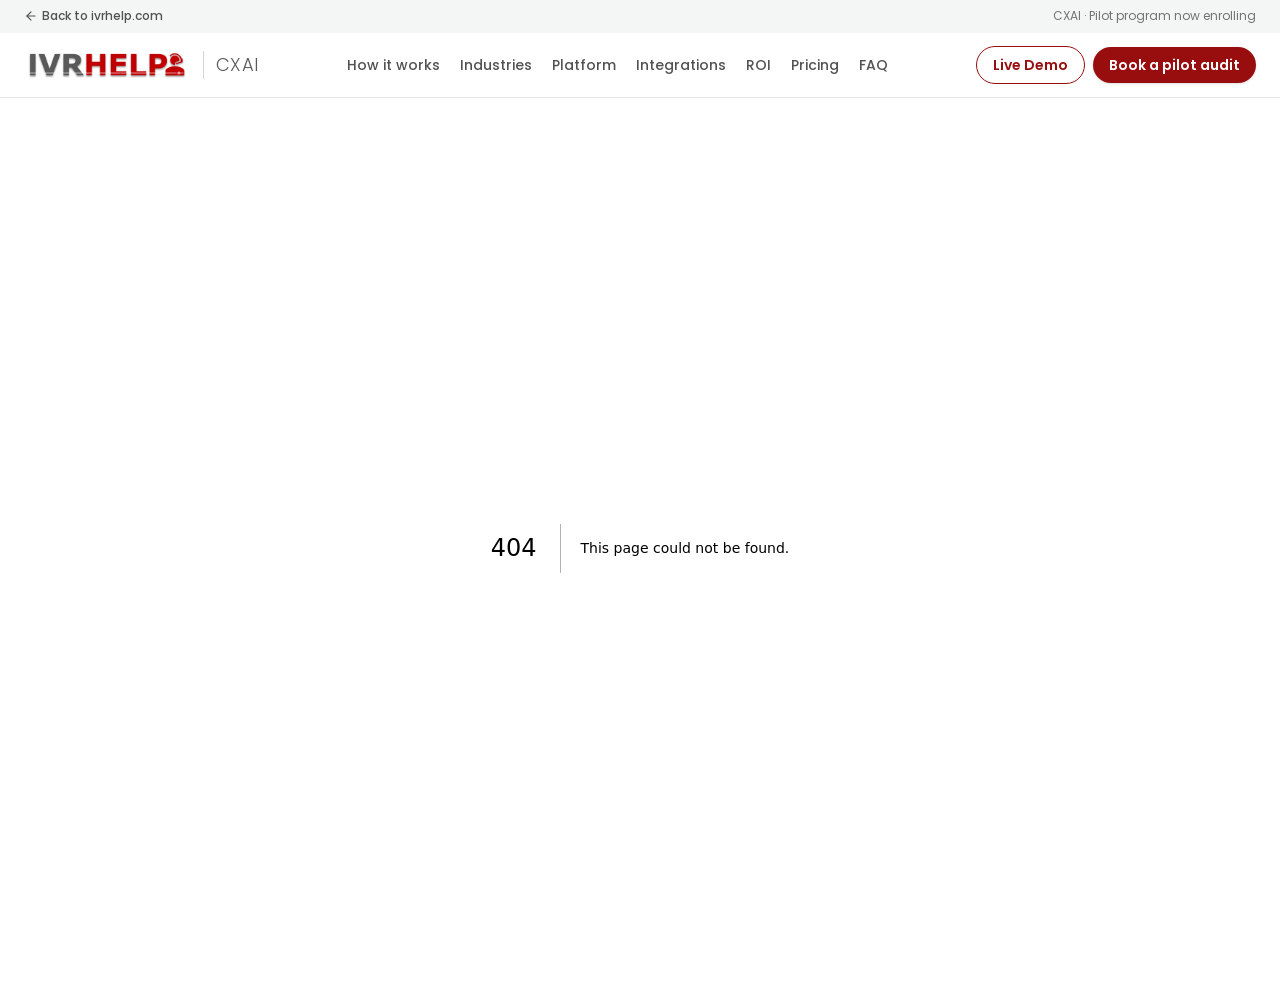
<file: 404/index.html>
<!DOCTYPE html><html lang="en" class="NP86Ua_variable h-full antialiased"><head><meta charSet="utf-8"/><meta name="viewport" content="width=device-width, initial-scale=1"/><link rel="preload" as="image" href="/ivrhelp-logo.png"/><link rel="stylesheet" href="/_next/static/chunks/03xwkofsx__tb.css" data-precedence="next"/><link rel="preload" as="script" fetchPriority="low" href="/_next/static/chunks/310vm2bl3xxpt.js"/><script src="/_next/static/chunks/1wnov70f88xjy.js" async=""></script><script src="/_next/static/chunks/39_j1bdzreq0m.js" async=""></script><script src="/_next/static/chunks/1ruweq6if34eh.js" async=""></script><script src="/_next/static/chunks/turbopack-2u1d16houkiyo.js" async=""></script><script src="/_next/static/chunks/0_7u8kipfv59e.js" async=""></script><script src="/_next/static/chunks/10xwrm7i243ok.js" async=""></script><meta name="robots" content="noindex"/><meta name="next-size-adjust" content=""/><title>404: This page could not be found.</title><title>CXAI by IVR Help | AI IVR Automation &amp; Call Compliance for Your Contact Center</title><meta name="description" content="CXAI adds AI call automation, IVR/IVA drop-off analytics, and automated HIPAA/TCPA call compliance auditing to Genesys, NICE CXone, Five9, Nextiva, Zendesk, 8x8, Cisco, and Google CCAI. No phone system replacement."/><meta name="keywords" content="IVR optimization,IVR drop-off,call abandonment,AI IVR,IVA,intelligent virtual agent,IVR/IVA analytics,contact center AI,call compliance auditing,HIPAA call auditing,healthcare call center,dental practice phone system,Genesys,Five9,NICE CXone,Nextiva,8x8,Zendesk Talk,Cisco Webex Contact Center,Google CCAI"/><meta name="robots" content="index, follow"/><link rel="canonical" href="https://cxai.ivrhelp.com/"/><meta property="og:title" content="CXAI by IVR Help"/><meta property="og:description" content="Turn your IVR/IVA into a self-healing, compliant AI engine without replacing your phone system."/><meta property="og:url" content="https://cxai.ivrhelp.com/"/><meta property="og:site_name" content="CXAI by IVR Help"/><meta property="og:image" content="https://cxai.ivrhelp.com/og-cxai.png"/><meta property="og:image:width" content="1200"/><meta property="og:image:height" content="630"/><meta property="og:image:alt" content="CXAI by IVR Help"/><meta property="og:type" content="website"/><meta name="twitter:card" content="summary_large_image"/><meta name="twitter:title" content="CXAI by IVR Help"/><meta name="twitter:description" content="Turn your IVR/IVA into a self-healing, compliant AI engine without replacing your phone system."/><meta name="twitter:image" content="https://cxai.ivrhelp.com/og-cxai.png"/><link rel="icon" href="/icon.png?icon.1f5wd9lrhpkw6.png" sizes="192x192" type="image/png"/><script src="/_next/static/chunks/0cz1d0mv5g_q7.js" noModule=""></script></head><body class="flex min-h-full flex-col"><div hidden=""><!--$--><!--/$--></div><header class="no-print sticky top-0 z-40 border-b border-neutral-200 bg-white text-neutral-900"><div class="hidden border-b border-neutral-100 bg-[#f4f6f6] text-xs sm:block"><div class="mx-auto flex h-8 max-w-7xl items-center justify-between px-4 sm:px-6"><a href="https://www.ivrhelp.com" class="inline-flex items-center gap-1 font-medium text-neutral-600 hover:text-brand-700"><svg xmlns="http://www.w3.org/2000/svg" width="24" height="24" viewBox="0 0 24 24" fill="none" stroke="currentColor" stroke-width="2" stroke-linecap="round" stroke-linejoin="round" class="lucide lucide-arrow-left h-3.5 w-3.5" aria-hidden="true"><path d="m12 19-7-7 7-7"></path><path d="M19 12H5"></path></svg> Back to ivrhelp.com</a><span class="text-neutral-500">CXAI · Pilot program now enrolling</span></div></div><div class="mx-auto flex h-16 max-w-7xl items-center justify-between gap-4 px-4 sm:px-6"><a class="flex shrink-0 items-center gap-3" aria-label="CXAI home" href="/"><img src="/ivrhelp-logo.png" alt="IVR Help" width="459" height="88" class="h-7 w-auto sm:h-8"/><span class="hidden border-l border-neutral-300 pl-3 text-lg font-light tracking-wide text-charcoal sm:inline">CXAI</span></a><nav aria-label="Sections" class="hidden items-center gap-5 text-sm font-medium text-neutral-600 lg:flex"><a class="hover:text-brand-700" href="/#how-it-works">How it works</a><a class="hover:text-brand-700" href="/#industries">Industries</a><a class="hover:text-brand-700" href="/#platform">Platform</a><a class="hover:text-brand-700" href="/#integrations">Integrations</a><a class="hover:text-brand-700" href="/#roi">ROI</a><a class="hover:text-brand-700" href="/#pricing">Pricing</a><a class="hover:text-brand-700" href="/#faq">FAQ</a></nav><div class="flex items-center gap-2"><a class="hidden rounded-full px-4 py-2 text-sm font-semibold sm:inline-flex border border-brand-700 text-brand-700 hover:bg-brand-50" href="/demo/">Live Demo</a><button type="button" class="hidden rounded-full bg-brand-700 px-4 py-2 text-sm font-semibold text-white shadow-sm hover:bg-brand-500 md:inline-flex">Book a pilot audit</button><button type="button" class="rounded-lg p-2 text-neutral-700 hover:bg-neutral-100 lg:hidden" aria-label="Open menu" aria-expanded="false"><svg xmlns="http://www.w3.org/2000/svg" width="24" height="24" viewBox="0 0 24 24" fill="none" stroke="currentColor" stroke-width="2" stroke-linecap="round" stroke-linejoin="round" class="lucide lucide-menu h-5 w-5" aria-hidden="true"><path d="M4 5h16"></path><path d="M4 12h16"></path><path d="M4 19h16"></path></svg></button></div></div></header><main class="flex-1"><div style="font-family:system-ui,&quot;Segoe UI&quot;,Roboto,Helvetica,Arial,sans-serif,&quot;Apple Color Emoji&quot;,&quot;Segoe UI Emoji&quot;;height:100vh;text-align:center;display:flex;flex-direction:column;align-items:center;justify-content:center"><div><style>body{color:#000;background:#fff;margin:0}.next-error-h1{border-right:1px solid rgba(0,0,0,.3)}@media (prefers-color-scheme:dark){body{color:#fff;background:#000}.next-error-h1{border-right:1px solid rgba(255,255,255,.3)}}</style><h1 class="next-error-h1" style="display:inline-block;margin:0 20px 0 0;padding:0 23px 0 0;font-size:24px;font-weight:500;vertical-align:top;line-height:49px">404</h1><div style="display:inline-block"><h2 style="font-size:14px;font-weight:400;line-height:49px;margin:0">This page could not be found.</h2></div></div></div><!--$--><!--/$--></main><script id="_R_">(globalThis["TURBOPACK"] || (globalThis["TURBOPACK"] = [])).push({"otherChunks":["static/chunks/310vm2bl3xxpt.js","static/chunks/1wnov70f88xjy.js","static/chunks/39_j1bdzreq0m.js","static/chunks/1ruweq6if34eh.js"],"runtimeModuleIds":[94553]});</script><script src="/_next/static/chunks/310vm2bl3xxpt.js" async=""></script><script>(self.__next_f=self.__next_f||[]).push([0])</script><script>self.__next_f.push([1,"1:\"$Sreact.fragment\"\n2:\"/_next/static/chunks/0_7u8kipfv59e.js\"\n3:\"/_next/static/chunks/10xwrm7i243ok.js\"\n4:\"LeadModalProvider\"\n5:I[5323,[\"$2\",\"$3\"],\"$4\"]\n6:I[71790,[\"$2\",\"$3\"],\"SiteNav\"]\n7:I[39756,[\"$2\",\"$3\"],\"default\"]\n8:I[37457,[\"$2\",\"$3\"],\"default\"]\n9:I[71790,[\"$2\",\"$3\"],\"BackToTop\"]\nd:I[97367,[\"$2\",\"$3\"],\"OutletBoundary\"]\ne:\"$Sreact.suspense\"\n10:\"ViewportBoundary\"\n11:I[97367,[\"$2\",\"$3\"],\"$10\"]\n13:\"MetadataBoundary\"\n14:I[97367,[\"$2\",\"$3\"],\"$13\"]\n16:I[68027,[\"$2\",\"$3\"],\"default\",1]\n:HL[\"/_next/static/chunks/03xwkofsx__tb.css\",\"style\"]\nb:X\n"])</script><script>self.__next_f.push([1,"c:[[\"children\",{\"s\":\"__PAGE__\",\"h\":512,\"d\":{\"r\":[\"$\",\"$1\",\"c\",{\"children\":[[[\"$\",\"title\",null,{\"children\":\"404: This page could not be found.\"}],[\"$\",\"div\",null,{\"style\":\"$0:t:t:d:r:props:children:1:props:children:props:children:props:children:1:props:children:props:notFound:0:1:props:style\",\"children\":[\"$\",\"div\",null,{\"children\":[[\"$\",\"style\",null,{\"dangerouslySetInnerHTML\":{\"__html\":\"body{color:#000;background:#fff;margin:0}.next-error-h1{border-right:1px solid rgba(0,0,0,.3)}@media (prefers-color-scheme:dark){body{color:#fff;background:#000}.next-error-h1{border-right:1px solid rgba(255,255,255,.3)}}\"}}],[\"$\",\"h1\",null,{\"className\":\"next-error-h1\",\"style\":\"$0:t:t:d:r:props:children:1:props:children:props:children:props:children:1:props:children:props:notFound:0:1:props:children:props:children:1:props:style\",\"children\":404}],[\"$\",\"div\",null,{\"style\":\"$0:t:t:d:r:props:children:1:props:children:props:children:props:children:1:props:children:props:notFound:0:1:props:children:props:children:2:props:style\",\"children\":[\"$\",\"h2\",null,{\"style\":\"$0:t:t:d:r:props:children:1:props:children:props:children:props:children:1:props:children:props:notFound:0:1:props:children:props:children:2:props:children:props:style\",\"children\":\"This page could not be found.\"}]}]]}]}]],null,[\"$\",\"$Ld\",null,{\"children\":[\"$\",\"$e\",null,{\"name\":\"Next.MetadataOutlet\",\"children\":\"$@f\"}]}]]}],\"p\":false,\"v\":null}}]]\n"])</script><script>self.__next_f.push([1,"a:[[\"children\",{\"s\":\"/_not-found\",\"h\":512,\"d\":{\"r\":[\"$\",\"$1\",\"c\",{\"children\":[null,[\"$\",\"$L7\",null,{\"parallelRouterKey\":\"children\",\"error\":\"$undefined\",\"errorStyles\":\"$undefined\",\"errorScripts\":\"$undefined\",\"template\":[\"$\",\"$L8\",null,{}],\"templateStyles\":\"$undefined\",\"templateScripts\":\"$undefined\",\"notFound\":\"$undefined\",\"forbidden\":\"$undefined\",\"unauthorized\":\"$undefined\"}]]}],\"p\":false,\"v\":\"$b\"},\"c\":\"$Qc\"}]]\n"])</script><script>self.__next_f.push([1,"0:{\"P\":null,\"c\":[\"\",\"_not-found\",\"\"],\"q\":\"\",\"i\":false,\"t\":{\"t\":{\"s\":\"\",\"h\":528,\"d\":{\"r\":[\"$\",\"$1\",\"c\",{\"children\":[[[\"$\",\"link\",\"0\",{\"rel\":\"stylesheet\",\"href\":\"/_next/static/chunks/03xwkofsx__tb.css\",\"precedence\":\"next\",\"crossOrigin\":\"$undefined\",\"nonce\":\"$undefined\"}],[\"$\",\"script\",\"script-0\",{\"src\":\"/_next/static/chunks/0_7u8kipfv59e.js\",\"async\":true,\"nonce\":\"$undefined\"}],[\"$\",\"script\",\"script-1\",{\"src\":\"/_next/static/chunks/10xwrm7i243ok.js\",\"async\":true,\"nonce\":\"$undefined\"}]],[\"$\",\"html\",null,{\"lang\":\"en\",\"className\":\"NP86Ua_variable h-full antialiased\",\"children\":[\"$\",\"body\",null,{\"className\":\"flex min-h-full flex-col\",\"children\":[\"$\",\"$L5\",null,{\"children\":[[\"$\",\"$L6\",null,{}],[\"$\",\"main\",null,{\"className\":\"flex-1\",\"children\":[\"$\",\"$L7\",null,{\"parallelRouterKey\":\"children\",\"error\":\"$undefined\",\"errorStyles\":\"$undefined\",\"errorScripts\":\"$undefined\",\"template\":[\"$\",\"$L8\",null,{}],\"templateStyles\":\"$undefined\",\"templateScripts\":\"$undefined\",\"notFound\":[[[\"$\",\"title\",null,{\"children\":\"404: This page could not be found.\"}],[\"$\",\"div\",null,{\"style\":{\"fontFamily\":\"system-ui,\\\"Segoe UI\\\",Roboto,Helvetica,Arial,sans-serif,\\\"Apple Color Emoji\\\",\\\"Segoe UI Emoji\\\"\",\"height\":\"100vh\",\"textAlign\":\"center\",\"display\":\"flex\",\"flexDirection\":\"column\",\"alignItems\":\"center\",\"justifyContent\":\"center\"},\"children\":[\"$\",\"div\",null,{\"children\":[[\"$\",\"style\",null,{\"dangerouslySetInnerHTML\":{\"__html\":\"body{color:#000;background:#fff;margin:0}.next-error-h1{border-right:1px solid rgba(0,0,0,.3)}@media (prefers-color-scheme:dark){body{color:#fff;background:#000}.next-error-h1{border-right:1px solid rgba(255,255,255,.3)}}\"}}],[\"$\",\"h1\",null,{\"className\":\"next-error-h1\",\"style\":{\"display\":\"inline-block\",\"margin\":\"0 20px 0 0\",\"padding\":\"0 23px 0 0\",\"fontSize\":24,\"fontWeight\":500,\"verticalAlign\":\"top\",\"lineHeight\":\"49px\"},\"children\":404}],[\"$\",\"div\",null,{\"style\":{\"display\":\"inline-block\"},\"children\":[\"$\",\"h2\",null,{\"style\":{\"fontSize\":14,\"fontWeight\":400,\"lineHeight\":\"49px\",\"margin\":0},\"children\":\"This page could not be found.\"}]}]]}]}]],[]],\"forbidden\":\"$undefined\",\"unauthorized\":\"$undefined\"}]}],[\"$\",\"$L9\",null,{}]]}]}]}]]}],\"p\":false,\"v\":null},\"c\":\"$Qa\"},\"h\":{\"r\":[\"$\",\"$1\",\"h\",{\"children\":[[\"$\",\"meta\",null,{\"name\":\"robots\",\"content\":\"noindex\"}],[\"$\",\"$L11\",null,{\"children\":\"$L12\"}],[\"$\",\"$L14\",null,{\"children\":[[\"$\",\"div\",null,{\"hidden\":true,\"children\":[\"$\",\"$e\",null,{\"name\":\"Next.Metadata\",\"children\":\"$L15\"}]}],null]}],[\"$\",\"meta\",null,{\"name\":\"next-size-adjust\",\"content\":\"\"}]]}],\"p\":false,\"v\":null}},\"m\":\"$undefined\",\"G\":[\"$16\",[[\"$\",\"link\",\"0\",{\"rel\":\"stylesheet\",\"href\":\"/_next/static/chunks/03xwkofsx__tb.css\",\"precedence\":\"next\",\"crossOrigin\":\"$undefined\",\"nonce\":\"$undefined\"}]]],\"S\":true,\"r\":\"$undefined\",\"s\":\"$undefined\",\"a\":\"$undefined\",\"l\":\"$undefined\",\"p\":\"$undefined\",\"d\":\"$undefined\",\"b\":\"aoVtiEsFjiehIxy8bW_5_\"}\n"])</script><script>self.__next_f.push([1,"b:C\n12:[[\"$\",\"meta\",\"0\",{\"charSet\":\"utf-8\"}],[\"$\",\"meta\",\"1\",{\"name\":\"viewport\",\"content\":\"width=device-width, initial-scale=1\"}]]\n"])</script><script>self.__next_f.push([1,"17:I[27201,[\"$2\",\"$3\"],\"IconMark\"]\nf:null\n"])</script><script>self.__next_f.push([1,"15:[[\"$\",\"title\",\"0\",{\"children\":\"CXAI by IVR Help | AI IVR Automation \u0026 Call Compliance for Your Contact Center\"}],[\"$\",\"meta\",\"1\",{\"name\":\"description\",\"content\":\"CXAI adds AI call automation, IVR/IVA drop-off analytics, and automated HIPAA/TCPA call compliance auditing to Genesys, NICE CXone, Five9, Nextiva, Zendesk, 8x8, Cisco, and Google CCAI. No phone system replacement.\"}],[\"$\",\"meta\",\"2\",{\"name\":\"keywords\",\"content\":\"IVR optimization,IVR drop-off,call abandonment,AI IVR,IVA,intelligent virtual agent,IVR/IVA analytics,contact center AI,call compliance auditing,HIPAA call auditing,healthcare call center,dental practice phone system,Genesys,Five9,NICE CXone,Nextiva,8x8,Zendesk Talk,Cisco Webex Contact Center,Google CCAI\"}],[\"$\",\"meta\",\"3\",{\"name\":\"robots\",\"content\":\"index, follow\"}],[\"$\",\"link\",\"4\",{\"rel\":\"canonical\",\"href\":\"https://cxai.ivrhelp.com/\"}],[\"$\",\"meta\",\"5\",{\"property\":\"og:title\",\"content\":\"CXAI by IVR Help\"}],[\"$\",\"meta\",\"6\",{\"property\":\"og:description\",\"content\":\"Turn your IVR/IVA into a self-healing, compliant AI engine without replacing your phone system.\"}],[\"$\",\"meta\",\"7\",{\"property\":\"og:url\",\"content\":\"https://cxai.ivrhelp.com/\"}],[\"$\",\"meta\",\"8\",{\"property\":\"og:site_name\",\"content\":\"CXAI by IVR Help\"}],[\"$\",\"meta\",\"9\",{\"property\":\"og:image\",\"content\":\"https://cxai.ivrhelp.com/og-cxai.png\"}],[\"$\",\"meta\",\"10\",{\"property\":\"og:image:width\",\"content\":\"1200\"}],[\"$\",\"meta\",\"11\",{\"property\":\"og:image:height\",\"content\":\"630\"}],[\"$\",\"meta\",\"12\",{\"property\":\"og:image:alt\",\"content\":\"CXAI by IVR Help\"}],[\"$\",\"meta\",\"13\",{\"property\":\"og:type\",\"content\":\"website\"}],[\"$\",\"meta\",\"14\",{\"name\":\"twitter:card\",\"content\":\"summary_large_image\"}],[\"$\",\"meta\",\"15\",{\"name\":\"twitter:title\",\"content\":\"CXAI by IVR Help\"}],[\"$\",\"meta\",\"16\",{\"name\":\"twitter:description\",\"content\":\"Turn your IVR/IVA into a self-healing, compliant AI engine without replacing your phone system.\"}],[\"$\",\"meta\",\"17\",{\"name\":\"twitter:image\",\"content\":\"https://cxai.ivrhelp.com/og-cxai.png\"}],[\"$\",\"link\",\"18\",{\"rel\":\"icon\",\"href\":\"/icon.png?icon.1f5wd9lrhpkw6.png\",\"sizes\":\"192x192\",\"type\":\"image/png\"}],[\"$\",\"$L17\",\"19\",{}]]\n"])</script></body></html>
</file>
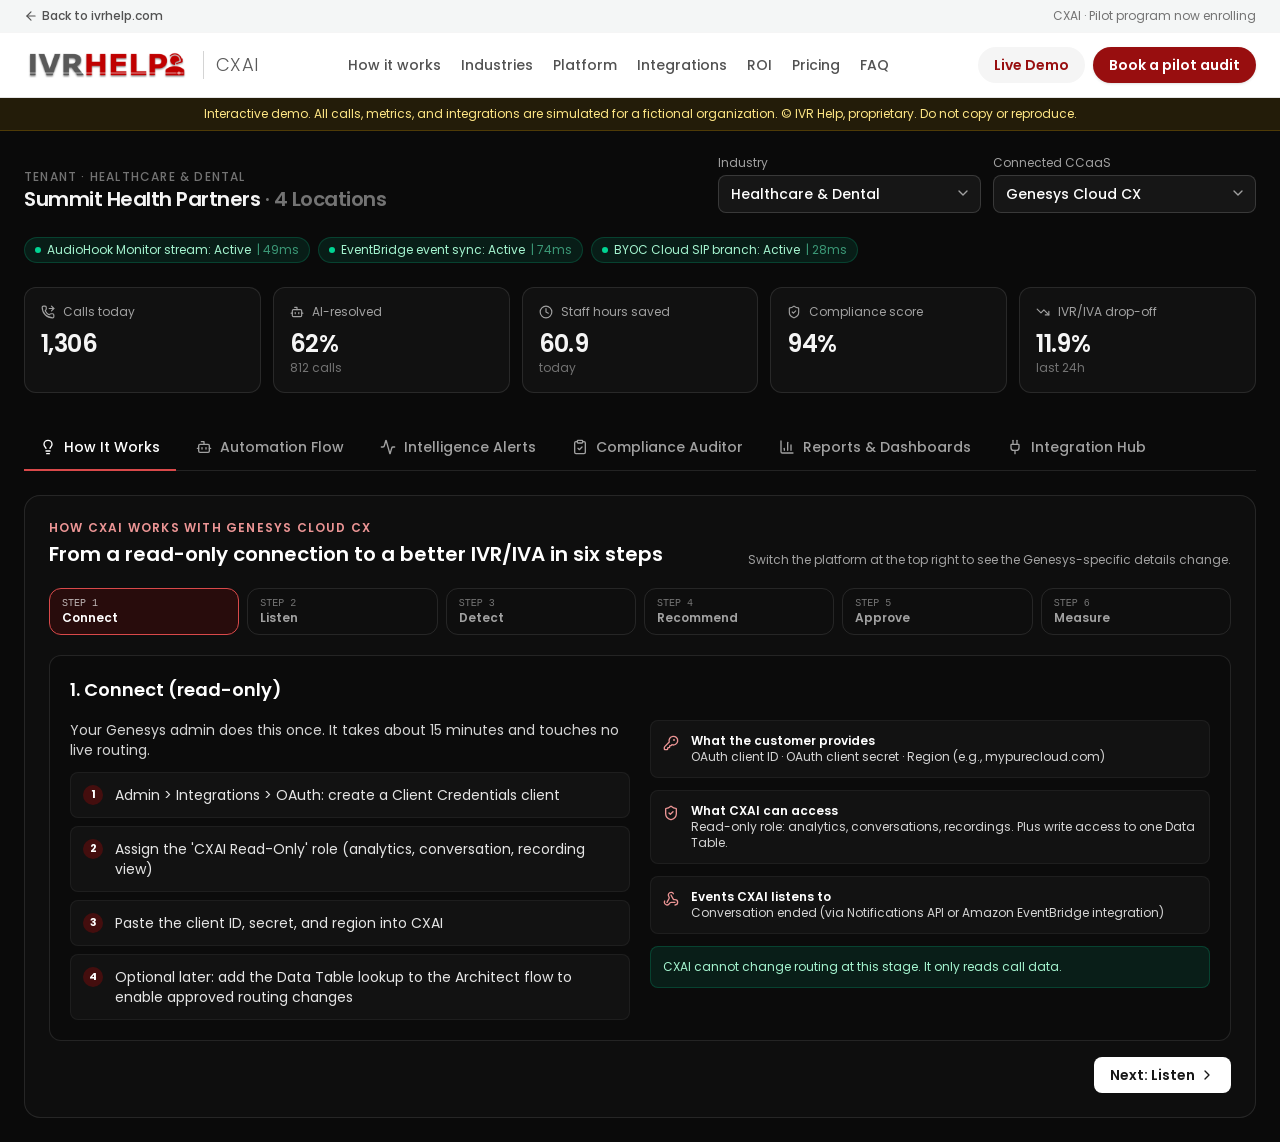
<file: demo/index.html>
<!DOCTYPE html><html lang="en" class="NP86Ua_variable h-full antialiased"><head><meta charSet="utf-8"/><meta name="viewport" content="width=device-width, initial-scale=1"/><link rel="preload" href="/_next/static/media/13958cae6c93c43e-s.p.1h18_wedhzk4h.woff2" as="font" crossorigin="" type="font/woff2"/><link rel="preload" href="/_next/static/media/22a701959b157a82-s.p.2o7m9ogm38dql.woff2" as="font" crossorigin="" type="font/woff2"/><link rel="preload" href="/_next/static/media/2f0ae6d0ead4b7bb-s.p.38ww0mi76nb30.woff2" as="font" crossorigin="" type="font/woff2"/><link rel="preload" href="/_next/static/media/6bafae418e8a1b08-s.p.3o_v2fun1jzxk.woff2" as="font" crossorigin="" type="font/woff2"/><link rel="preload" href="/_next/static/media/76e9fd951b869c7b-s.p.3bh2vc0w-r-ll.woff2" as="font" crossorigin="" type="font/woff2"/><link rel="preload" href="/_next/static/media/dd9dfc3601372168-s.p.43zbiuwnnoiok.woff2" as="font" crossorigin="" type="font/woff2"/><link rel="preload" as="image" href="/ivrhelp-logo.png"/><link rel="stylesheet" href="/_next/static/chunks/03xwkofsx__tb.css" data-precedence="next"/><link rel="preload" as="script" fetchPriority="low" href="/_next/static/chunks/310vm2bl3xxpt.js"/><script src="/_next/static/chunks/1wnov70f88xjy.js" async=""></script><script src="/_next/static/chunks/39_j1bdzreq0m.js" async=""></script><script src="/_next/static/chunks/1ruweq6if34eh.js" async=""></script><script src="/_next/static/chunks/turbopack-2u1d16houkiyo.js" async=""></script><script src="/_next/static/chunks/0_7u8kipfv59e.js" async=""></script><script src="/_next/static/chunks/10xwrm7i243ok.js" async=""></script><script src="/_next/static/chunks/3iiek32ishb03.js" async=""></script><script src="/_next/static/chunks/12zxqv4hdpkg6.js" async=""></script><meta name="next-size-adjust" content=""/><title>Live Interactive Demo | CXAI by IVR Help</title><meta name="description" content="Click through CXAI on a simulated multi-location clinic: how it connects to your contact center platform, finds IVR/IVA drop-offs, recommends routing fixes, audits compliance, and reports results by role."/><meta name="keywords" content="IVR optimization,IVR drop-off,call abandonment,AI IVR,IVA,intelligent virtual agent,IVR/IVA analytics,contact center AI,call compliance auditing,HIPAA call auditing,healthcare call center,dental practice phone system,Genesys,Five9,NICE CXone,Nextiva,8x8,Zendesk Talk,Cisco Webex Contact Center,Google CCAI"/><meta name="robots" content="index, follow"/><link rel="canonical" href="https://cxai.ivrhelp.com/demo/"/><meta property="og:title" content="CXAI by IVR Help"/><meta property="og:description" content="Turn your IVR/IVA into a self-healing, compliant AI engine without replacing your phone system."/><meta property="og:url" content="https://cxai.ivrhelp.com/"/><meta property="og:site_name" content="CXAI by IVR Help"/><meta property="og:image" content="https://cxai.ivrhelp.com/og-cxai.png"/><meta property="og:image:width" content="1200"/><meta property="og:image:height" content="630"/><meta property="og:image:alt" content="CXAI by IVR Help"/><meta property="og:type" content="website"/><meta name="twitter:card" content="summary_large_image"/><meta name="twitter:title" content="CXAI by IVR Help"/><meta name="twitter:description" content="Turn your IVR/IVA into a self-healing, compliant AI engine without replacing your phone system."/><meta name="twitter:image" content="https://cxai.ivrhelp.com/og-cxai.png"/><link rel="icon" href="/icon.png?icon.1f5wd9lrhpkw6.png" sizes="192x192" type="image/png"/><script src="/_next/static/chunks/0cz1d0mv5g_q7.js" noModule=""></script></head><body class="flex min-h-full flex-col"><div hidden=""><!--$--><!--/$--></div><header class="no-print sticky top-0 z-40 border-b border-neutral-200 bg-white text-neutral-900"><div class="hidden border-b border-neutral-100 bg-[#f4f6f6] text-xs sm:block"><div class="mx-auto flex h-8 max-w-7xl items-center justify-between px-4 sm:px-6"><a href="https://www.ivrhelp.com" class="inline-flex items-center gap-1 font-medium text-neutral-600 hover:text-brand-700"><svg xmlns="http://www.w3.org/2000/svg" width="24" height="24" viewBox="0 0 24 24" fill="none" stroke="currentColor" stroke-width="2" stroke-linecap="round" stroke-linejoin="round" class="lucide lucide-arrow-left h-3.5 w-3.5" aria-hidden="true"><path d="m12 19-7-7 7-7"></path><path d="M19 12H5"></path></svg> Back to ivrhelp.com</a><span class="text-neutral-500">CXAI · Pilot program now enrolling</span></div></div><div class="mx-auto flex h-16 max-w-7xl items-center justify-between gap-4 px-4 sm:px-6"><a class="flex shrink-0 items-center gap-3" aria-label="CXAI home" href="/"><img src="/ivrhelp-logo.png" alt="IVR Help" width="459" height="88" class="h-7 w-auto sm:h-8"/><span class="hidden border-l border-neutral-300 pl-3 text-lg font-light tracking-wide text-charcoal sm:inline">CXAI</span></a><nav aria-label="Sections" class="hidden items-center gap-5 text-sm font-medium text-neutral-600 lg:flex"><a class="hover:text-brand-700" href="/#how-it-works">How it works</a><a class="hover:text-brand-700" href="/#industries">Industries</a><a class="hover:text-brand-700" href="/#platform">Platform</a><a class="hover:text-brand-700" href="/#integrations">Integrations</a><a class="hover:text-brand-700" href="/#roi">ROI</a><a class="hover:text-brand-700" href="/#pricing">Pricing</a><a class="hover:text-brand-700" href="/#faq">FAQ</a></nav><div class="flex items-center gap-2"><a class="hidden rounded-full px-4 py-2 text-sm font-semibold sm:inline-flex bg-neutral-100 text-brand-700" href="/demo/">Live Demo</a><button type="button" class="hidden rounded-full bg-brand-700 px-4 py-2 text-sm font-semibold text-white shadow-sm hover:bg-brand-500 md:inline-flex">Book a pilot audit</button><button type="button" class="rounded-lg p-2 text-neutral-700 hover:bg-neutral-100 lg:hidden" aria-label="Open menu" aria-expanded="false"><svg xmlns="http://www.w3.org/2000/svg" width="24" height="24" viewBox="0 0 24 24" fill="none" stroke="currentColor" stroke-width="2" stroke-linecap="round" stroke-linejoin="round" class="lucide lucide-menu h-5 w-5" aria-hidden="true"><path d="M4 5h16"></path><path d="M4 12h16"></path><path d="M4 19h16"></path></svg></button></div></div></header><main class="flex-1"><div class="min-h-screen bg-neutral-950 text-neutral-100"><div class="border-b border-amber-400/20 bg-amber-400/10 px-4 py-2 text-center text-xs text-amber-200">Interactive demo. All calls, metrics, and integrations are simulated for a fictional organization. © IVR Help, proprietary. Do not copy or reproduce.</div><div class="mx-auto max-w-7xl px-4 py-6 sm:px-6"><div class="flex flex-col gap-4 lg:flex-row lg:items-end lg:justify-between"><div><p class="text-xs font-medium uppercase tracking-widest text-neutral-500">Tenant · <!-- -->Healthcare &amp; Dental</p><h1 class="text-xl font-semibold tracking-tight">Summit Health Partners<!-- --> <span class="text-neutral-500">· <!-- -->4<!-- --> <!-- -->Locations</span></h1></div><div class="grid gap-3 sm:grid-cols-2"><label class="block text-xs text-neutral-400">Industry<span class="relative mt-1 block"><select class="w-full appearance-none rounded-lg border border-white/15 bg-white/5 py-2 pl-3 pr-9 text-sm font-medium text-white outline-none focus:border-brand-400 sm:min-w-[230px]" aria-label="Industry"><option value="healthcare" class="bg-neutral-900" selected="">Healthcare &amp; Dental</option><option value="financial" class="bg-neutral-900">Banking &amp; Credit Unions</option><option value="insurance" class="bg-neutral-900">Insurance</option><option value="retail" class="bg-neutral-900">Retail &amp; E-commerce</option><option value="utilities" class="bg-neutral-900">Utilities &amp; Energy</option><option value="travel" class="bg-neutral-900">Travel &amp; Hospitality</option><option value="government" class="bg-neutral-900">Government &amp; Public Sector</option><option value="homeservices" class="bg-neutral-900">Home &amp; Field Services</option></select><svg xmlns="http://www.w3.org/2000/svg" width="24" height="24" viewBox="0 0 24 24" fill="none" stroke="currentColor" stroke-width="2" stroke-linecap="round" stroke-linejoin="round" class="lucide lucide-chevron-down pointer-events-none absolute right-2.5 top-2.5 h-4 w-4 text-neutral-400" aria-hidden="true"><path d="m6 9 6 6 6-6"></path></svg></span></label><label class="block text-xs text-neutral-400">Connected CCaaS<span class="relative mt-1 block"><select class="w-full appearance-none rounded-lg border border-white/15 bg-white/5 py-2 pl-3 pr-9 text-sm font-medium text-white outline-none focus:border-brand-400 sm:min-w-[230px]" aria-label="Connected CCaaS"><option value="genesys" class="bg-neutral-900" selected="">Genesys Cloud CX</option><option value="nice" class="bg-neutral-900">NICE CXone</option><option value="five9" class="bg-neutral-900">Five9</option><option value="nextiva" class="bg-neutral-900">Nextiva</option><option value="zendesk" class="bg-neutral-900">Zendesk Talk</option><option value="8x8" class="bg-neutral-900">8x8 Contact Center</option><option value="cisco" class="bg-neutral-900">Cisco Webex Contact Center</option><option value="google" class="bg-neutral-900">Google Cloud CCAI</option></select><svg xmlns="http://www.w3.org/2000/svg" width="24" height="24" viewBox="0 0 24 24" fill="none" stroke="currentColor" stroke-width="2" stroke-linecap="round" stroke-linejoin="round" class="lucide lucide-chevron-down pointer-events-none absolute right-2.5 top-2.5 h-4 w-4 text-neutral-400" aria-hidden="true"><path d="m6 9 6 6 6-6"></path></svg></span></label></div></div><div class="mt-8 flex h-96 items-center justify-center rounded-2xl border border-white/10 bg-white/[0.02] text-sm text-neutral-400"><span class="mr-3 h-2 w-2 animate-ping rounded-full bg-brand-400"></span>Syncing with <!-- -->Genesys Cloud CX<!-- -->…</div></div></div><!--$--><!--/$--></main><script id="_R_">(globalThis["TURBOPACK"] || (globalThis["TURBOPACK"] = [])).push({"otherChunks":["static/chunks/310vm2bl3xxpt.js","static/chunks/1wnov70f88xjy.js","static/chunks/39_j1bdzreq0m.js","static/chunks/1ruweq6if34eh.js"],"runtimeModuleIds":[94553]});</script><script src="/_next/static/chunks/310vm2bl3xxpt.js" async=""></script><script>(self.__next_f=self.__next_f||[]).push([0])</script><script>self.__next_f.push([1,"1:\"$Sreact.fragment\"\n2:\"/_next/static/chunks/0_7u8kipfv59e.js\"\n3:\"/_next/static/chunks/10xwrm7i243ok.js\"\n4:\"LeadModalProvider\"\n5:I[5323,[\"$2\",\"$3\"],\"$4\"]\n6:I[71790,[\"$2\",\"$3\"],\"SiteNav\"]\n7:I[39756,[\"$2\",\"$3\"],\"default\"]\n8:I[37457,[\"$2\",\"$3\"],\"default\"]\n9:I[71790,[\"$2\",\"$3\"],\"BackToTop\"]\nd:\"/_next/static/chunks/3iiek32ishb03.js\"\ne:\"/_next/static/chunks/12zxqv4hdpkg6.js\"\nf:I[17183,[\"$2\",\"$3\",\"$d\",\"$e\"],\"DemoDashboard\"]\n10:I[97367,[\"$2\",\"$3\"],\"OutletBoundary\"]\n11:\"$Sreact.suspense\"\n13:\"ViewportBoundary\"\n14:I[97367,[\"$2\",\"$3\"],\"$13\"]\n16:\"MetadataBoundary\"\n17:I[97367,[\"$2\",\"$3\"],\"$16\"]\n19:I[68027,[\"$2\",\"$3\"],\"default\",1]\n:HL[\"/_next/static/chunks/03xwkofsx__tb.css\",\"style\"]\n:HL[\"/_next/static/media/13958cae6c93c43e-s.p.1h18_wedhzk4h.woff2\",\"font\",{\"crossOrigin\":\"\",\"type\":\"font/woff2\"}]\n:HL[\"/_next/static/media/22a701959b157a82-s.p.2o7m9ogm38dql.woff2\",\"font\",{\"crossOrigin\":\"\",\"type\":\"font/woff2\"}]\n:HL[\"/_next/static/media/2f0ae6d0ead4b7bb-s.p.38ww0mi76nb30.woff2\",\"font\",{\"crossOrigin\":\"\",\"type\":\"font/woff2\"}]\n:HL[\"/_next/static/media/6bafae418e8a1b08-s.p.3o_v2fun1jzxk.woff2\",\"font\",{\"crossOrigin\":\"\",\"type\":\"font/woff2\"}]\n:HL[\"/_next/static/media/76e9fd951b869c7b-s.p.3bh2vc0w-r-ll.woff2\",\"font\",{\"crossOrigin\":\"\",\"type\":\"font/woff2\"}]\n:HL[\"/_next/static/media/dd9dfc3601372168-s.p.43zbiuwnnoiok.woff2\",\"font\",{\"crossOrigin\":\"\",\"type\":\"font/woff2\"}]\nb:X\nc:[[\"children\",{\"s\":\"__PAGE__\",\"h\":512,\"d\":{\"r\":[\"$\",\"$1\",\"c\",{\"children\":[[\"$\",\"$Lf\",null,{}],[[\"$\",\"script\",\"script-0\",{\"src\":\"/_next/static/chunks/3iiek32ishb03.js\",\"async\":true,\"nonce\":\"$undefined\"}],[\"$\",\"script\",\"script-1\",{\"src\":\"/_next/static/chunks/12zxqv4hdpkg6.js\",\"async\":true,\"nonce\":\"$undefined\"}]],[\"$\",\"$L10\",null,{\"children\":[\"$\",\"$11\",null,{\"name\":\"Next.MetadataOutlet\",\"children\":\"$@12\"}]}]]}],\"p\":false,\"v\":null}}]]\na:[[\"children\",{\"s\":\"demo\",\"h\":512,\"d\":{\"r\":[\"$\",\"$1\",\"c\",{\"children\":[null,[\"$\",\"$L7\",null,{\"parallelRouterKey\":\"children\",\"error\":\"$undefined\",\"errorStyles\":\"$undefined\",\"errorScripts\":\"$undefined\",\"template\":[\"$\",\"$L8\",null,{}],\"templateStyles\":\"$undefined\",\"templateScripts\":\"$undefined\",\"notFound\":\"$undefined\",\"forbidden\":\"$undefined\",\"unauthorized\":\"$undefined\"}]]}],\"p\":false,\"v\":\"$b\"},\"c\":\"$Qc\"}]]\n"])</script><script>self.__next_f.push([1,"0:{\"P\":null,\"c\":[\"\",\"demo\",\"\"],\"q\":\"\",\"i\":false,\"t\":{\"t\":{\"s\":\"\",\"h\":528,\"d\":{\"r\":[\"$\",\"$1\",\"c\",{\"children\":[[[\"$\",\"link\",\"0\",{\"rel\":\"stylesheet\",\"href\":\"/_next/static/chunks/03xwkofsx__tb.css\",\"precedence\":\"next\",\"crossOrigin\":\"$undefined\",\"nonce\":\"$undefined\"}],[\"$\",\"script\",\"script-0\",{\"src\":\"/_next/static/chunks/0_7u8kipfv59e.js\",\"async\":true,\"nonce\":\"$undefined\"}],[\"$\",\"script\",\"script-1\",{\"src\":\"/_next/static/chunks/10xwrm7i243ok.js\",\"async\":true,\"nonce\":\"$undefined\"}]],[\"$\",\"html\",null,{\"lang\":\"en\",\"className\":\"NP86Ua_variable h-full antialiased\",\"children\":[\"$\",\"body\",null,{\"className\":\"flex min-h-full flex-col\",\"children\":[\"$\",\"$L5\",null,{\"children\":[[\"$\",\"$L6\",null,{}],[\"$\",\"main\",null,{\"className\":\"flex-1\",\"children\":[\"$\",\"$L7\",null,{\"parallelRouterKey\":\"children\",\"error\":\"$undefined\",\"errorStyles\":\"$undefined\",\"errorScripts\":\"$undefined\",\"template\":[\"$\",\"$L8\",null,{}],\"templateStyles\":\"$undefined\",\"templateScripts\":\"$undefined\",\"notFound\":[[[\"$\",\"title\",null,{\"children\":\"404: This page could not be found.\"}],[\"$\",\"div\",null,{\"style\":{\"fontFamily\":\"system-ui,\\\"Segoe UI\\\",Roboto,Helvetica,Arial,sans-serif,\\\"Apple Color Emoji\\\",\\\"Segoe UI Emoji\\\"\",\"height\":\"100vh\",\"textAlign\":\"center\",\"display\":\"flex\",\"flexDirection\":\"column\",\"alignItems\":\"center\",\"justifyContent\":\"center\"},\"children\":[\"$\",\"div\",null,{\"children\":[[\"$\",\"style\",null,{\"dangerouslySetInnerHTML\":{\"__html\":\"body{color:#000;background:#fff;margin:0}.next-error-h1{border-right:1px solid rgba(0,0,0,.3)}@media (prefers-color-scheme:dark){body{color:#fff;background:#000}.next-error-h1{border-right:1px solid rgba(255,255,255,.3)}}\"}}],[\"$\",\"h1\",null,{\"className\":\"next-error-h1\",\"style\":{\"display\":\"inline-block\",\"margin\":\"0 20px 0 0\",\"padding\":\"0 23px 0 0\",\"fontSize\":24,\"fontWeight\":500,\"verticalAlign\":\"top\",\"lineHeight\":\"49px\"},\"children\":404}],[\"$\",\"div\",null,{\"style\":{\"display\":\"inline-block\"},\"children\":[\"$\",\"h2\",null,{\"style\":{\"fontSize\":14,\"fontWeight\":400,\"lineHeight\":\"49px\",\"margin\":0},\"children\":\"This page could not be found.\"}]}]]}]}]],[]],\"forbidden\":\"$undefined\",\"unauthorized\":\"$undefined\"}]}],[\"$\",\"$L9\",null,{}]]}]}]}]]}],\"p\":false,\"v\":null},\"c\":\"$Qa\"},\"h\":{\"r\":[\"$\",\"$1\",\"h\",{\"children\":[null,[\"$\",\"$L14\",null,{\"children\":\"$L15\"}],[\"$\",\"$L17\",null,{\"children\":[[\"$\",\"div\",null,{\"hidden\":true,\"children\":[\"$\",\"$11\",null,{\"name\":\"Next.Metadata\",\"children\":\"$L18\"}]}],null]}],[\"$\",\"meta\",null,{\"name\":\"next-size-adjust\",\"content\":\"\"}]]}],\"p\":false,\"v\":null}},\"m\":\"$undefined\",\"G\":[\"$19\",[[\"$\",\"link\",\"0\",{\"rel\":\"stylesheet\",\"href\":\"/_next/static/chunks/03xwkofsx__tb.css\",\"precedence\":\"next\",\"crossOrigin\":\"$undefined\",\"nonce\":\"$undefined\"}]]],\"S\":true,\"r\":\"$undefined\",\"s\":\"$undefined\",\"a\":\"$undefined\",\"l\":\"$undefined\",\"p\":\"$undefined\",\"d\":\"$undefined\",\"b\":\"aoVtiEsFjiehIxy8bW_5_\"}\n"])</script><script>self.__next_f.push([1,"b:C\n15:[[\"$\",\"meta\",\"0\",{\"charSet\":\"utf-8\"}],[\"$\",\"meta\",\"1\",{\"name\":\"viewport\",\"content\":\"width=device-width, initial-scale=1\"}]]\n"])</script><script>self.__next_f.push([1,"1a:I[27201,[\"$2\",\"$3\"],\"IconMark\"]\n12:null\n"])</script><script>self.__next_f.push([1,"18:[[\"$\",\"title\",\"0\",{\"children\":\"Live Interactive Demo | CXAI by IVR Help\"}],[\"$\",\"meta\",\"1\",{\"name\":\"description\",\"content\":\"Click through CXAI on a simulated multi-location clinic: how it connects to your contact center platform, finds IVR/IVA drop-offs, recommends routing fixes, audits compliance, and reports results by role.\"}],[\"$\",\"meta\",\"2\",{\"name\":\"keywords\",\"content\":\"IVR optimization,IVR drop-off,call abandonment,AI IVR,IVA,intelligent virtual agent,IVR/IVA analytics,contact center AI,call compliance auditing,HIPAA call auditing,healthcare call center,dental practice phone system,Genesys,Five9,NICE CXone,Nextiva,8x8,Zendesk Talk,Cisco Webex Contact Center,Google CCAI\"}],[\"$\",\"meta\",\"3\",{\"name\":\"robots\",\"content\":\"index, follow\"}],[\"$\",\"link\",\"4\",{\"rel\":\"canonical\",\"href\":\"https://cxai.ivrhelp.com/demo/\"}],[\"$\",\"meta\",\"5\",{\"property\":\"og:title\",\"content\":\"CXAI by IVR Help\"}],[\"$\",\"meta\",\"6\",{\"property\":\"og:description\",\"content\":\"Turn your IVR/IVA into a self-healing, compliant AI engine without replacing your phone system.\"}],[\"$\",\"meta\",\"7\",{\"property\":\"og:url\",\"content\":\"https://cxai.ivrhelp.com/\"}],[\"$\",\"meta\",\"8\",{\"property\":\"og:site_name\",\"content\":\"CXAI by IVR Help\"}],[\"$\",\"meta\",\"9\",{\"property\":\"og:image\",\"content\":\"https://cxai.ivrhelp.com/og-cxai.png\"}],[\"$\",\"meta\",\"10\",{\"property\":\"og:image:width\",\"content\":\"1200\"}],[\"$\",\"meta\",\"11\",{\"property\":\"og:image:height\",\"content\":\"630\"}],[\"$\",\"meta\",\"12\",{\"property\":\"og:image:alt\",\"content\":\"CXAI by IVR Help\"}],[\"$\",\"meta\",\"13\",{\"property\":\"og:type\",\"content\":\"website\"}],[\"$\",\"meta\",\"14\",{\"name\":\"twitter:card\",\"content\":\"summary_large_image\"}],[\"$\",\"meta\",\"15\",{\"name\":\"twitter:title\",\"content\":\"CXAI by IVR Help\"}],[\"$\",\"meta\",\"16\",{\"name\":\"twitter:description\",\"content\":\"Turn your IVR/IVA into a self-healing, compliant AI engine without replacing your phone system.\"}],[\"$\",\"meta\",\"17\",{\"name\":\"twitter:image\",\"content\":\"https://cxai.ivrhelp.com/og-cxai.png\"}],[\"$\",\"link\",\"18\",{\"rel\":\"icon\",\"href\":\"/icon.png?icon.1f5wd9lrhpkw6.png\",\"sizes\":\"192x192\",\"type\":\"image/png\"}],[\"$\",\"$L1a\",\"19\",{}]]\n"])</script></body></html>
</file>
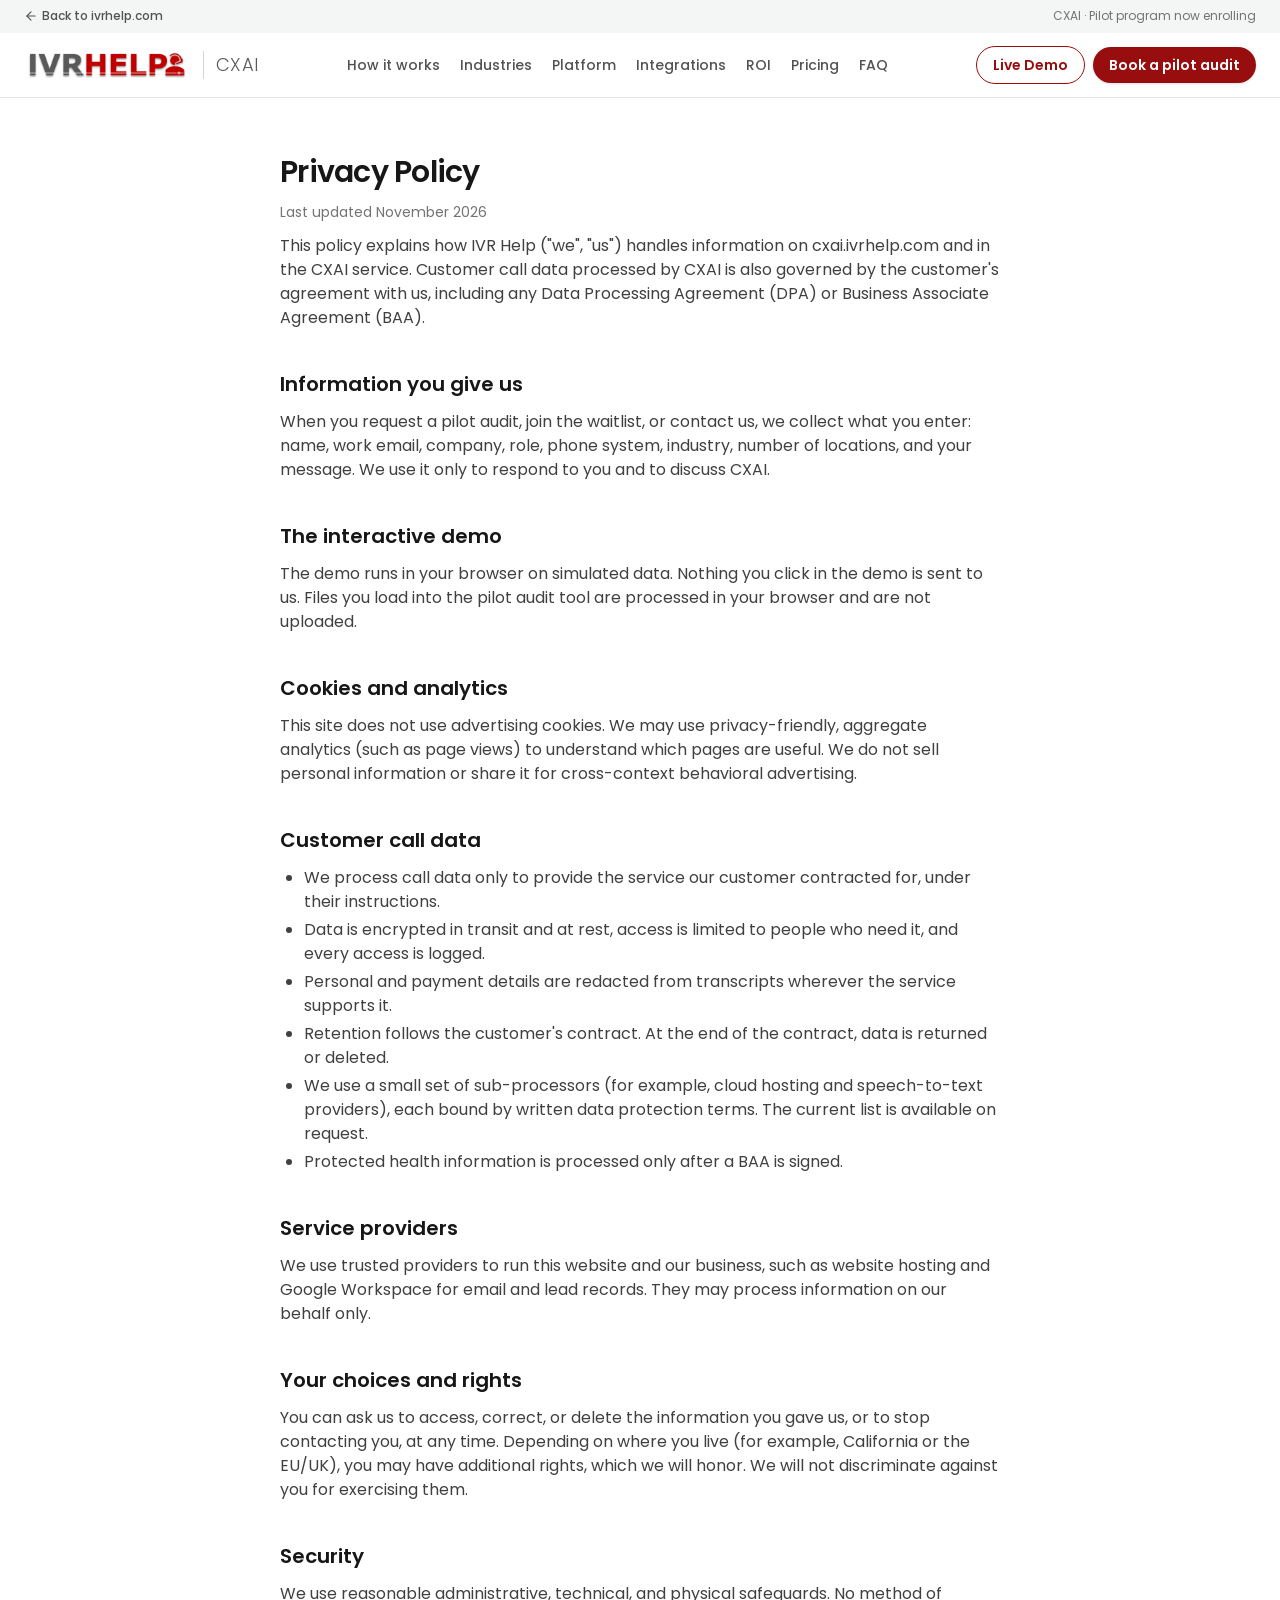
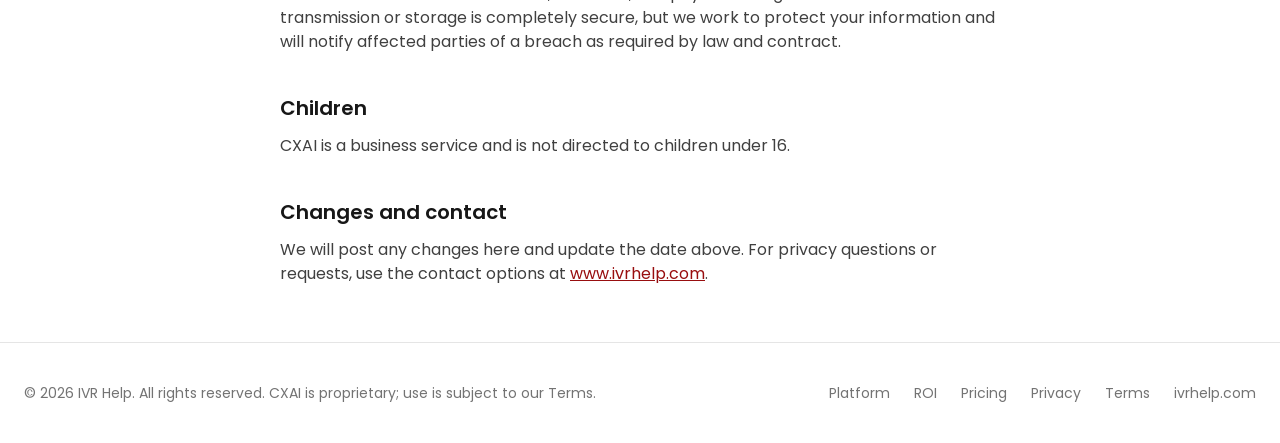
<file: privacy/index.html>
<!DOCTYPE html><html lang="en" class="NP86Ua_variable h-full antialiased"><head><meta charSet="utf-8"/><meta name="viewport" content="width=device-width, initial-scale=1"/><link rel="preload" href="/_next/static/media/13958cae6c93c43e-s.p.1h18_wedhzk4h.woff2" as="font" crossorigin="" type="font/woff2"/><link rel="preload" href="/_next/static/media/22a701959b157a82-s.p.2o7m9ogm38dql.woff2" as="font" crossorigin="" type="font/woff2"/><link rel="preload" href="/_next/static/media/2f0ae6d0ead4b7bb-s.p.38ww0mi76nb30.woff2" as="font" crossorigin="" type="font/woff2"/><link rel="preload" href="/_next/static/media/6bafae418e8a1b08-s.p.3o_v2fun1jzxk.woff2" as="font" crossorigin="" type="font/woff2"/><link rel="preload" href="/_next/static/media/76e9fd951b869c7b-s.p.3bh2vc0w-r-ll.woff2" as="font" crossorigin="" type="font/woff2"/><link rel="preload" href="/_next/static/media/dd9dfc3601372168-s.p.43zbiuwnnoiok.woff2" as="font" crossorigin="" type="font/woff2"/><link rel="preload" as="image" href="/ivrhelp-logo.png"/><link rel="stylesheet" href="/_next/static/chunks/03xwkofsx__tb.css" data-precedence="next"/><link rel="preload" as="script" fetchPriority="low" href="/_next/static/chunks/310vm2bl3xxpt.js"/><script src="/_next/static/chunks/1wnov70f88xjy.js" async=""></script><script src="/_next/static/chunks/39_j1bdzreq0m.js" async=""></script><script src="/_next/static/chunks/1ruweq6if34eh.js" async=""></script><script src="/_next/static/chunks/turbopack-2u1d16houkiyo.js" async=""></script><script src="/_next/static/chunks/0_7u8kipfv59e.js" async=""></script><script src="/_next/static/chunks/10xwrm7i243ok.js" async=""></script><script src="/_next/static/chunks/0th2tnib0u_ym.js" async=""></script><meta name="next-size-adjust" content=""/><title>Privacy Policy | CXAI by IVR Help</title><meta name="description" content="How IVR Help collects, uses, and protects information on the CXAI website and service."/><meta name="keywords" content="IVR optimization,IVR drop-off,call abandonment,AI IVR,IVA,intelligent virtual agent,IVR/IVA analytics,contact center AI,call compliance auditing,HIPAA call auditing,healthcare call center,dental practice phone system,Genesys,Five9,NICE CXone,Nextiva,8x8,Zendesk Talk,Cisco Webex Contact Center,Google CCAI"/><meta name="robots" content="index, follow"/><link rel="canonical" href="https://cxai.ivrhelp.com/privacy/"/><meta property="og:title" content="CXAI by IVR Help"/><meta property="og:description" content="Turn your IVR/IVA into a self-healing, compliant AI engine without replacing your phone system."/><meta property="og:url" content="https://cxai.ivrhelp.com/"/><meta property="og:site_name" content="CXAI by IVR Help"/><meta property="og:image" content="https://cxai.ivrhelp.com/og-cxai.png"/><meta property="og:image:width" content="1200"/><meta property="og:image:height" content="630"/><meta property="og:image:alt" content="CXAI by IVR Help"/><meta property="og:type" content="website"/><meta name="twitter:card" content="summary_large_image"/><meta name="twitter:title" content="CXAI by IVR Help"/><meta name="twitter:description" content="Turn your IVR/IVA into a self-healing, compliant AI engine without replacing your phone system."/><meta name="twitter:image" content="https://cxai.ivrhelp.com/og-cxai.png"/><link rel="icon" href="/icon.png?icon.1f5wd9lrhpkw6.png" sizes="192x192" type="image/png"/><script src="/_next/static/chunks/0cz1d0mv5g_q7.js" noModule=""></script></head><body class="flex min-h-full flex-col"><div hidden=""><!--$--><!--/$--></div><header class="no-print sticky top-0 z-40 border-b border-neutral-200 bg-white text-neutral-900"><div class="hidden border-b border-neutral-100 bg-[#f4f6f6] text-xs sm:block"><div class="mx-auto flex h-8 max-w-7xl items-center justify-between px-4 sm:px-6"><a href="https://www.ivrhelp.com" class="inline-flex items-center gap-1 font-medium text-neutral-600 hover:text-brand-700"><svg xmlns="http://www.w3.org/2000/svg" width="24" height="24" viewBox="0 0 24 24" fill="none" stroke="currentColor" stroke-width="2" stroke-linecap="round" stroke-linejoin="round" class="lucide lucide-arrow-left h-3.5 w-3.5" aria-hidden="true"><path d="m12 19-7-7 7-7"></path><path d="M19 12H5"></path></svg> Back to ivrhelp.com</a><span class="text-neutral-500">CXAI · Pilot program now enrolling</span></div></div><div class="mx-auto flex h-16 max-w-7xl items-center justify-between gap-4 px-4 sm:px-6"><a class="flex shrink-0 items-center gap-3" aria-label="CXAI home" href="/"><img src="/ivrhelp-logo.png" alt="IVR Help" width="459" height="88" class="h-7 w-auto sm:h-8"/><span class="hidden border-l border-neutral-300 pl-3 text-lg font-light tracking-wide text-charcoal sm:inline">CXAI</span></a><nav aria-label="Sections" class="hidden items-center gap-5 text-sm font-medium text-neutral-600 lg:flex"><a class="hover:text-brand-700" href="/#how-it-works">How it works</a><a class="hover:text-brand-700" href="/#industries">Industries</a><a class="hover:text-brand-700" href="/#platform">Platform</a><a class="hover:text-brand-700" href="/#integrations">Integrations</a><a class="hover:text-brand-700" href="/#roi">ROI</a><a class="hover:text-brand-700" href="/#pricing">Pricing</a><a class="hover:text-brand-700" href="/#faq">FAQ</a></nav><div class="flex items-center gap-2"><a class="hidden rounded-full px-4 py-2 text-sm font-semibold sm:inline-flex border border-brand-700 text-brand-700 hover:bg-brand-50" href="/demo/">Live Demo</a><button type="button" class="hidden rounded-full bg-brand-700 px-4 py-2 text-sm font-semibold text-white shadow-sm hover:bg-brand-500 md:inline-flex">Book a pilot audit</button><button type="button" class="rounded-lg p-2 text-neutral-700 hover:bg-neutral-100 lg:hidden" aria-label="Open menu" aria-expanded="false"><svg xmlns="http://www.w3.org/2000/svg" width="24" height="24" viewBox="0 0 24 24" fill="none" stroke="currentColor" stroke-width="2" stroke-linecap="round" stroke-linejoin="round" class="lucide lucide-menu h-5 w-5" aria-hidden="true"><path d="M4 5h16"></path><path d="M4 12h16"></path><path d="M4 19h16"></path></svg></button></div></div></header><main class="flex-1"><article class="mx-auto max-w-3xl px-4 py-14 text-neutral-700 sm:px-6 [&amp;_h2]:mt-10 [&amp;_h2]:text-xl [&amp;_h2]:font-semibold [&amp;_h2]:text-neutral-900 [&amp;_li]:mt-1 [&amp;_p]:mt-3 [&amp;_ul]:mt-3 [&amp;_ul]:list-disc [&amp;_ul]:pl-6"><h1 class="text-3xl font-semibold tracking-tight text-neutral-900">Privacy Policy</h1><p class="text-sm text-neutral-500">Last updated <!-- -->November 2026</p><p>This policy explains how IVR Help (&quot;we&quot;, &quot;us&quot;) handles information on cxai.ivrhelp.com and in the CXAI service. Customer call data processed by CXAI is also governed by the customer&#x27;s agreement with us, including any Data Processing Agreement (DPA) or Business Associate Agreement (BAA).</p><h2>Information you give us</h2><p>When you request a pilot audit, join the waitlist, or contact us, we collect what you enter: name, work email, company, role, phone system, industry, number of locations, and your message. We use it only to respond to you and to discuss CXAI.</p><h2>The interactive demo</h2><p>The demo runs in your browser on simulated data. Nothing you click in the demo is sent to us. Files you load into the pilot audit tool are processed in your browser and are not uploaded.</p><h2>Cookies and analytics</h2><p>This site does not use advertising cookies. We may use privacy-friendly, aggregate analytics (such as page views) to understand which pages are useful. We do not sell personal information or share it for cross-context behavioral advertising.</p><h2>Customer call data</h2><ul><li>We process call data only to provide the service our customer contracted for, under their instructions.</li><li>Data is encrypted in transit and at rest, access is limited to people who need it, and every access is logged.</li><li>Personal and payment details are redacted from transcripts wherever the service supports it.</li><li>Retention follows the customer&#x27;s contract. At the end of the contract, data is returned or deleted.</li><li>We use a small set of sub-processors (for example, cloud hosting and speech-to-text providers), each bound by written data protection terms. The current list is available on request.</li><li>Protected health information is processed only after a BAA is signed.</li></ul><h2>Service providers</h2><p>We use trusted providers to run this website and our business, such as website hosting and Google Workspace for email and lead records. They may process information on our behalf only.</p><h2>Your choices and rights</h2><p>You can ask us to access, correct, or delete the information you gave us, or to stop contacting you, at any time. Depending on where you live (for example, California or the EU/UK), you may have additional rights, which we will honor. We will not discriminate against you for exercising them.</p><h2>Security</h2><p>We use reasonable administrative, technical, and physical safeguards. No method of transmission or storage is completely secure, but we work to protect your information and will notify affected parties of a breach as required by law and contract.</p><h2>Children</h2><p>CXAI is a business service and is not directed to children under 16.</p><h2>Changes and contact</h2><p>We will post any changes here and update the date above. For privacy questions or requests, use the contact options at<!-- --> <a href="https://www.ivrhelp.com" class="text-brand-700 underline">www.ivrhelp.com</a>.</p></article><footer class="no-print border-t border-neutral-200 bg-white py-10 text-sm text-neutral-500"><div class="mx-auto flex max-w-7xl flex-col items-center justify-between gap-4 px-4 sm:flex-row sm:px-6"><p>© <!-- -->2026<!-- --> IVR Help. All rights reserved. CXAI is proprietary; use is subject to our Terms.</p><nav class="flex flex-wrap justify-center gap-x-6 gap-y-2"><a class="hover:text-neutral-900" href="/#platform">Platform</a><a class="hover:text-neutral-900" href="/#roi">ROI</a><a class="hover:text-neutral-900" href="/#pricing">Pricing</a><a class="hover:text-neutral-900" href="/privacy/">Privacy</a>          <a class="hover:text-neutral-900" href="/terms/">Terms</a>          <a href="https://www.ivrhelp.com" class="hover:text-neutral-900">ivrhelp.com</a></nav></div></footer><!--$--><!--/$--></main><script id="_R_">(globalThis["TURBOPACK"] || (globalThis["TURBOPACK"] = [])).push({"otherChunks":["static/chunks/310vm2bl3xxpt.js","static/chunks/1wnov70f88xjy.js","static/chunks/39_j1bdzreq0m.js","static/chunks/1ruweq6if34eh.js"],"runtimeModuleIds":[94553]});</script><script src="/_next/static/chunks/310vm2bl3xxpt.js" async=""></script><script>(self.__next_f=self.__next_f||[]).push([0])</script><script>self.__next_f.push([1,"1:\"$Sreact.fragment\"\n2:\"/_next/static/chunks/0_7u8kipfv59e.js\"\n3:\"/_next/static/chunks/10xwrm7i243ok.js\"\n4:\"LeadModalProvider\"\n5:I[5323,[\"$2\",\"$3\"],\"$4\"]\n6:I[71790,[\"$2\",\"$3\"],\"SiteNav\"]\n7:I[39756,[\"$2\",\"$3\"],\"default\"]\n8:I[37457,[\"$2\",\"$3\"],\"default\"]\n9:I[71790,[\"$2\",\"$3\"],\"BackToTop\"]\n1f:\"ViewportBoundary\"\n20:I[97367,[\"$2\",\"$3\"],\"$1f\"]\n22:\"MetadataBoundary\"\n23:I[97367,[\"$2\",\"$3\"],\"$22\"]\n24:\"$Sreact.suspense\"\n26:I[68027,[\"$2\",\"$3\"],\"default\",1]\n:HL[\"/_next/static/chunks/03xwkofsx__tb.css\",\"style\"]\n:HL[\"/_next/static/media/13958cae6c93c43e-s.p.1h18_wedhzk4h.woff2\",\"font\",{\"crossOrigin\":\"\",\"type\":\"font/woff2\"}]\n:HL[\"/_next/static/media/22a701959b157a82-s.p.2o7m9ogm38dql.woff2\",\"font\",{\"crossOrigin\":\"\",\"type\":\"font/woff2\"}]\n:HL[\"/_next/static/media/2f0ae6d0ead4b7bb-s.p.38ww0mi76nb30.woff2\",\"font\",{\"crossOrigin\":\"\",\"type\":\"font/woff2\"}]\n:HL[\"/_next/static/media/6bafae418e8a1b08-s.p.3o_v2fun1jzxk.woff2\",\"font\",{\"crossOrigin\":\"\",\"type\":\"font/woff2\"}]\n:HL[\"/_next/static/media/76e9fd951b869c7b-s.p.3bh2vc0w-r-ll.woff2\",\"font\",{\"crossOrigin\":\"\",\"type\":\"font/woff2\"}]\n:HL[\"/_next/static/media/dd9dfc3601372168-s.p.43zbiuwnnoiok.woff2\",\"font\",{\"crossOrigin\":\"\",\"type\":\"font/woff2\"}]\nb:X\n"])</script><script>self.__next_f.push([1,"c:[[\"children\",{\"s\":\"__PAGE__\",\"h\":512,\"d\":{\"r\":[\"$\",\"$1\",\"c\",{\"children\":[[[\"$\",\"article\",null,{\"className\":\"mx-auto max-w-3xl px-4 py-14 text-neutral-700 sm:px-6 [\u0026_h2]:mt-10 [\u0026_h2]:text-xl [\u0026_h2]:font-semibold [\u0026_h2]:text-neutral-900 [\u0026_li]:mt-1 [\u0026_p]:mt-3 [\u0026_ul]:mt-3 [\u0026_ul]:list-disc [\u0026_ul]:pl-6\",\"children\":[[\"$\",\"h1\",null,{\"className\":\"text-3xl font-semibold tracking-tight text-neutral-900\",\"children\":\"Privacy Policy\"}],[\"$\",\"p\",null,{\"className\":\"text-sm text-neutral-500\",\"children\":[\"Last updated \",\"November 2026\"]}],[[\"$\",\"p\",null,{\"children\":\"This policy explains how IVR Help (\\\"we\\\", \\\"us\\\") handles information on cxai.ivrhelp.com and in the CXAI service. Customer call data processed by CXAI is also governed by the customer's agreement with us, including any Data Processing Agreement (DPA) or Business Associate Agreement (BAA).\"}],[\"$\",\"h2\",null,{\"children\":\"Information you give us\"}],[\"$\",\"p\",null,{\"children\":\"When you request a pilot audit, join the waitlist, or contact us, we collect what you enter: name, work email, company, role, phone system, industry, number of locations, and your message. We use it only to respond to you and to discuss CXAI.\"}],[\"$\",\"h2\",null,{\"children\":\"The interactive demo\"}],[\"$\",\"p\",null,{\"children\":\"The demo runs in your browser on simulated data. Nothing you click in the demo is sent to us. Files you load into the pilot audit tool are processed in your browser and are not uploaded.\"}],[\"$\",\"h2\",null,{\"children\":\"Cookies and analytics\"}],[\"$\",\"p\",null,{\"children\":\"This site does not use advertising cookies. We may use privacy-friendly, aggregate analytics (such as page views) to understand which pages are useful. We do not sell personal information or share it for cross-context behavioral advertising.\"}],[\"$\",\"h2\",null,{\"children\":\"Customer call data\"}],[\"$\",\"ul\",null,{\"children\":[[\"$\",\"li\",null,{\"children\":\"We process call data only to provide the service our customer contracted for, under their instructions.\"}],\"$Ld\",\"$Le\",\"$Lf\",\"$L10\",\"$L11\"]}],\"$L12\",\"$L13\",\"$L14\",\"$L15\",\"$L16\",\"$L17\",\"$L18\",\"$L19\",\"$L1a\",\"$L1b\"]]}],\"$L1c\"],[\"$L1d\"],\"$L1e\"]}],\"p\":false,\"v\":null}}]]\n"])</script><script>self.__next_f.push([1,"a:[[\"children\",{\"s\":\"privacy\",\"h\":512,\"d\":{\"r\":[\"$\",\"$1\",\"c\",{\"children\":[null,[\"$\",\"$L7\",null,{\"parallelRouterKey\":\"children\",\"error\":\"$undefined\",\"errorStyles\":\"$undefined\",\"errorScripts\":\"$undefined\",\"template\":[\"$\",\"$L8\",null,{}],\"templateStyles\":\"$undefined\",\"templateScripts\":\"$undefined\",\"notFound\":\"$undefined\",\"forbidden\":\"$undefined\",\"unauthorized\":\"$undefined\"}]]}],\"p\":false,\"v\":\"$b\"},\"c\":\"$Qc\"}]]\n"])</script><script>self.__next_f.push([1,"0:{\"P\":null,\"c\":[\"\",\"privacy\",\"\"],\"q\":\"\",\"i\":false,\"t\":{\"t\":{\"s\":\"\",\"h\":528,\"d\":{\"r\":[\"$\",\"$1\",\"c\",{\"children\":[[[\"$\",\"link\",\"0\",{\"rel\":\"stylesheet\",\"href\":\"/_next/static/chunks/03xwkofsx__tb.css\",\"precedence\":\"next\",\"crossOrigin\":\"$undefined\",\"nonce\":\"$undefined\"}],[\"$\",\"script\",\"script-0\",{\"src\":\"/_next/static/chunks/0_7u8kipfv59e.js\",\"async\":true,\"nonce\":\"$undefined\"}],[\"$\",\"script\",\"script-1\",{\"src\":\"/_next/static/chunks/10xwrm7i243ok.js\",\"async\":true,\"nonce\":\"$undefined\"}]],[\"$\",\"html\",null,{\"lang\":\"en\",\"className\":\"NP86Ua_variable h-full antialiased\",\"children\":[\"$\",\"body\",null,{\"className\":\"flex min-h-full flex-col\",\"children\":[\"$\",\"$L5\",null,{\"children\":[[\"$\",\"$L6\",null,{}],[\"$\",\"main\",null,{\"className\":\"flex-1\",\"children\":[\"$\",\"$L7\",null,{\"parallelRouterKey\":\"children\",\"error\":\"$undefined\",\"errorStyles\":\"$undefined\",\"errorScripts\":\"$undefined\",\"template\":[\"$\",\"$L8\",null,{}],\"templateStyles\":\"$undefined\",\"templateScripts\":\"$undefined\",\"notFound\":[[[\"$\",\"title\",null,{\"children\":\"404: This page could not be found.\"}],[\"$\",\"div\",null,{\"style\":{\"fontFamily\":\"system-ui,\\\"Segoe UI\\\",Roboto,Helvetica,Arial,sans-serif,\\\"Apple Color Emoji\\\",\\\"Segoe UI Emoji\\\"\",\"height\":\"100vh\",\"textAlign\":\"center\",\"display\":\"flex\",\"flexDirection\":\"column\",\"alignItems\":\"center\",\"justifyContent\":\"center\"},\"children\":[\"$\",\"div\",null,{\"children\":[[\"$\",\"style\",null,{\"dangerouslySetInnerHTML\":{\"__html\":\"body{color:#000;background:#fff;margin:0}.next-error-h1{border-right:1px solid rgba(0,0,0,.3)}@media (prefers-color-scheme:dark){body{color:#fff;background:#000}.next-error-h1{border-right:1px solid rgba(255,255,255,.3)}}\"}}],[\"$\",\"h1\",null,{\"className\":\"next-error-h1\",\"style\":{\"display\":\"inline-block\",\"margin\":\"0 20px 0 0\",\"padding\":\"0 23px 0 0\",\"fontSize\":24,\"fontWeight\":500,\"verticalAlign\":\"top\",\"lineHeight\":\"49px\"},\"children\":404}],[\"$\",\"div\",null,{\"style\":{\"display\":\"inline-block\"},\"children\":[\"$\",\"h2\",null,{\"style\":{\"fontSize\":14,\"fontWeight\":400,\"lineHeight\":\"49px\",\"margin\":0},\"children\":\"This page could not be found.\"}]}]]}]}]],[]],\"forbidden\":\"$undefined\",\"unauthorized\":\"$undefined\"}]}],[\"$\",\"$L9\",null,{}]]}]}]}]]}],\"p\":false,\"v\":null},\"c\":\"$Qa\"},\"h\":{\"r\":[\"$\",\"$1\",\"h\",{\"children\":[null,[\"$\",\"$L20\",null,{\"children\":\"$L21\"}],[\"$\",\"$L23\",null,{\"children\":[[\"$\",\"div\",null,{\"hidden\":true,\"children\":[\"$\",\"$24\",null,{\"name\":\"Next.Metadata\",\"children\":\"$L25\"}]}],null]}],[\"$\",\"meta\",null,{\"name\":\"next-size-adjust\",\"content\":\"\"}]]}],\"p\":false,\"v\":null}},\"m\":\"$undefined\",\"G\":[\"$26\",[[\"$\",\"link\",\"0\",{\"rel\":\"stylesheet\",\"href\":\"/_next/static/chunks/03xwkofsx__tb.css\",\"precedence\":\"next\",\"crossOrigin\":\"$undefined\",\"nonce\":\"$undefined\"}]]],\"S\":true,\"r\":\"$undefined\",\"s\":\"$undefined\",\"a\":\"$undefined\",\"l\":\"$undefined\",\"p\":\"$undefined\",\"d\":\"$undefined\",\"b\":\"aoVtiEsFjiehIxy8bW_5_\"}\n"])</script><script>self.__next_f.push([1,"27:\"/_next/static/chunks/0th2tnib0u_ym.js\"\n28:I[6913,[\"$2\",\"$3\",\"$27\"],\"Footer\"]\n29:I[97367,[\"$2\",\"$3\"],\"OutletBoundary\"]\nb:C\nd:[\"$\",\"li\",null,{\"children\":\"Data is encrypted in transit and at rest, access is limited to people who need it, and every access is logged.\"}]\ne:[\"$\",\"li\",null,{\"children\":\"Personal and payment details are redacted from transcripts wherever the service supports it.\"}]\nf:[\"$\",\"li\",null,{\"children\":\"Retention follows the customer's contract. At the end of the contract, data is returned or deleted.\"}]\n10:[\"$\",\"li\",null,{\"children\":\"We use a small set of sub-processors (for example, cloud hosting and speech-to-text providers), each bound by written data protection terms. The current list is available on request.\"}]\n11:[\"$\",\"li\",null,{\"children\":\"Protected health information is processed only after a BAA is signed.\"}]\n12:[\"$\",\"h2\",null,{\"children\":\"Service providers\"}]\n13:[\"$\",\"p\",null,{\"children\":\"We use trusted providers to run this website and our business, such as website hosting and Google Workspace for email and lead records. They may process information on our behalf only.\"}]\n14:[\"$\",\"h2\",null,{\"children\":\"Your choices and rights\"}]\n15:[\"$\",\"p\",null,{\"children\":\"You can ask us to access, correct, or delete the information you gave us, or to stop contacting you, at any time. Depending on where you live (for example, California or the EU/UK), you may have additional rights, which we will honor. We will not discriminate against you for exercising them.\"}]\n16:[\"$\",\"h2\",null,{\"children\":\"Security\"}]\n17:[\"$\",\"p\",null,{\"children\":\"We use reasonable administrative, technical, and physical safeguards. No method of transmission or storage is completely secure, but we work to protect your information and will notify affected parties of a breach as required by law and contract.\"}]\n18:[\"$\",\"h2\",null,{\"children\":\"Children\"}]\n19:[\"$\",\"p\",null,{\"children\":\"CXAI is a business service and is not directed to children under 16.\"}]\n1a:[\"$\",\"h2\",null,{\"children\":\"Changes and contact\"}]\n1b:[\"$\",\"p\",null,{\"children\":[\"We will post any changes here and update the date above. For privacy questions or requests, use the contact options at\",\" \",[\"$\",\"a\",null,{\"href\":\"https://www.ivrhelp.com\",\"className\":\"text-brand-700 underline\",\"children\":\"www.ivrhelp.com\"}],\".\"]}]\n1c:[\"$\",\"$L28\",null,{}]\n1d:[\"$\",\"script\",\"script-0\",{\"src\":\"/_next/static/chunks/0th2tnib0u_ym.js\",\"async\":true,\"nonce\":\"$undefined\"}]\n1e:[\"$\",\"$L29\",null,{\"children\":[\"$\",\"$24\",null,{\"name\":\"Next.MetadataOutlet\",\"children\":\"$@2a\"}]}]\n"])</script><script>self.__next_f.push([1,"21:[[\"$\",\"meta\",\"0\",{\"charSet\":\"utf-8\"}],[\"$\",\"meta\",\"1\",{\"name\":\"viewport\",\"content\":\"width=device-width, initial-scale=1\"}]]\n"])</script><script>self.__next_f.push([1,"2b:I[27201,[\"$2\",\"$3\"],\"IconMark\"]\n"])</script><script>self.__next_f.push([1,"25:[[\"$\",\"title\",\"0\",{\"children\":\"Privacy Policy | CXAI by IVR Help\"}],[\"$\",\"meta\",\"1\",{\"name\":\"description\",\"content\":\"How IVR Help collects, uses, and protects information on the CXAI website and service.\"}],[\"$\",\"meta\",\"2\",{\"name\":\"keywords\",\"content\":\"IVR optimization,IVR drop-off,call abandonment,AI IVR,IVA,intelligent virtual agent,IVR/IVA analytics,contact center AI,call compliance auditing,HIPAA call auditing,healthcare call center,dental practice phone system,Genesys,Five9,NICE CXone,Nextiva,8x8,Zendesk Talk,Cisco Webex Contact Center,Google CCAI\"}],[\"$\",\"meta\",\"3\",{\"name\":\"robots\",\"content\":\"index, follow\"}],[\"$\",\"link\",\"4\",{\"rel\":\"canonical\",\"href\":\"https://cxai.ivrhelp.com/privacy/\"}],[\"$\",\"meta\",\"5\",{\"property\":\"og:title\",\"content\":\"CXAI by IVR Help\"}],[\"$\",\"meta\",\"6\",{\"property\":\"og:description\",\"content\":\"Turn your IVR/IVA into a self-healing, compliant AI engine without replacing your phone system.\"}],[\"$\",\"meta\",\"7\",{\"property\":\"og:url\",\"content\":\"https://cxai.ivrhelp.com/\"}],[\"$\",\"meta\",\"8\",{\"property\":\"og:site_name\",\"content\":\"CXAI by IVR Help\"}],[\"$\",\"meta\",\"9\",{\"property\":\"og:image\",\"content\":\"https://cxai.ivrhelp.com/og-cxai.png\"}],[\"$\",\"meta\",\"10\",{\"property\":\"og:image:width\",\"content\":\"1200\"}],[\"$\",\"meta\",\"11\",{\"property\":\"og:image:height\",\"content\":\"630\"}],[\"$\",\"meta\",\"12\",{\"property\":\"og:image:alt\",\"content\":\"CXAI by IVR Help\"}],[\"$\",\"meta\",\"13\",{\"property\":\"og:type\",\"content\":\"website\"}],[\"$\",\"meta\",\"14\",{\"name\":\"twitter:card\",\"content\":\"summary_large_image\"}],[\"$\",\"meta\",\"15\",{\"name\":\"twitter:title\",\"content\":\"CXAI by IVR Help\"}],[\"$\",\"meta\",\"16\",{\"name\":\"twitter:description\",\"content\":\"Turn your IVR/IVA into a self-healing, compliant AI engine without replacing your phone system.\"}],[\"$\",\"meta\",\"17\",{\"name\":\"twitter:image\",\"content\":\"https://cxai.ivrhelp.com/og-cxai.png\"}],[\"$\",\"link\",\"18\",{\"rel\":\"icon\",\"href\":\"/icon.png?icon.1f5wd9lrhpkw6.png\",\"sizes\":\"192x192\",\"type\":\"image/png\"}],[\"$\",\"$L2b\",\"19\",{}]]\n"])</script><script>self.__next_f.push([1,"2a:null\n"])</script></body></html>
</file>
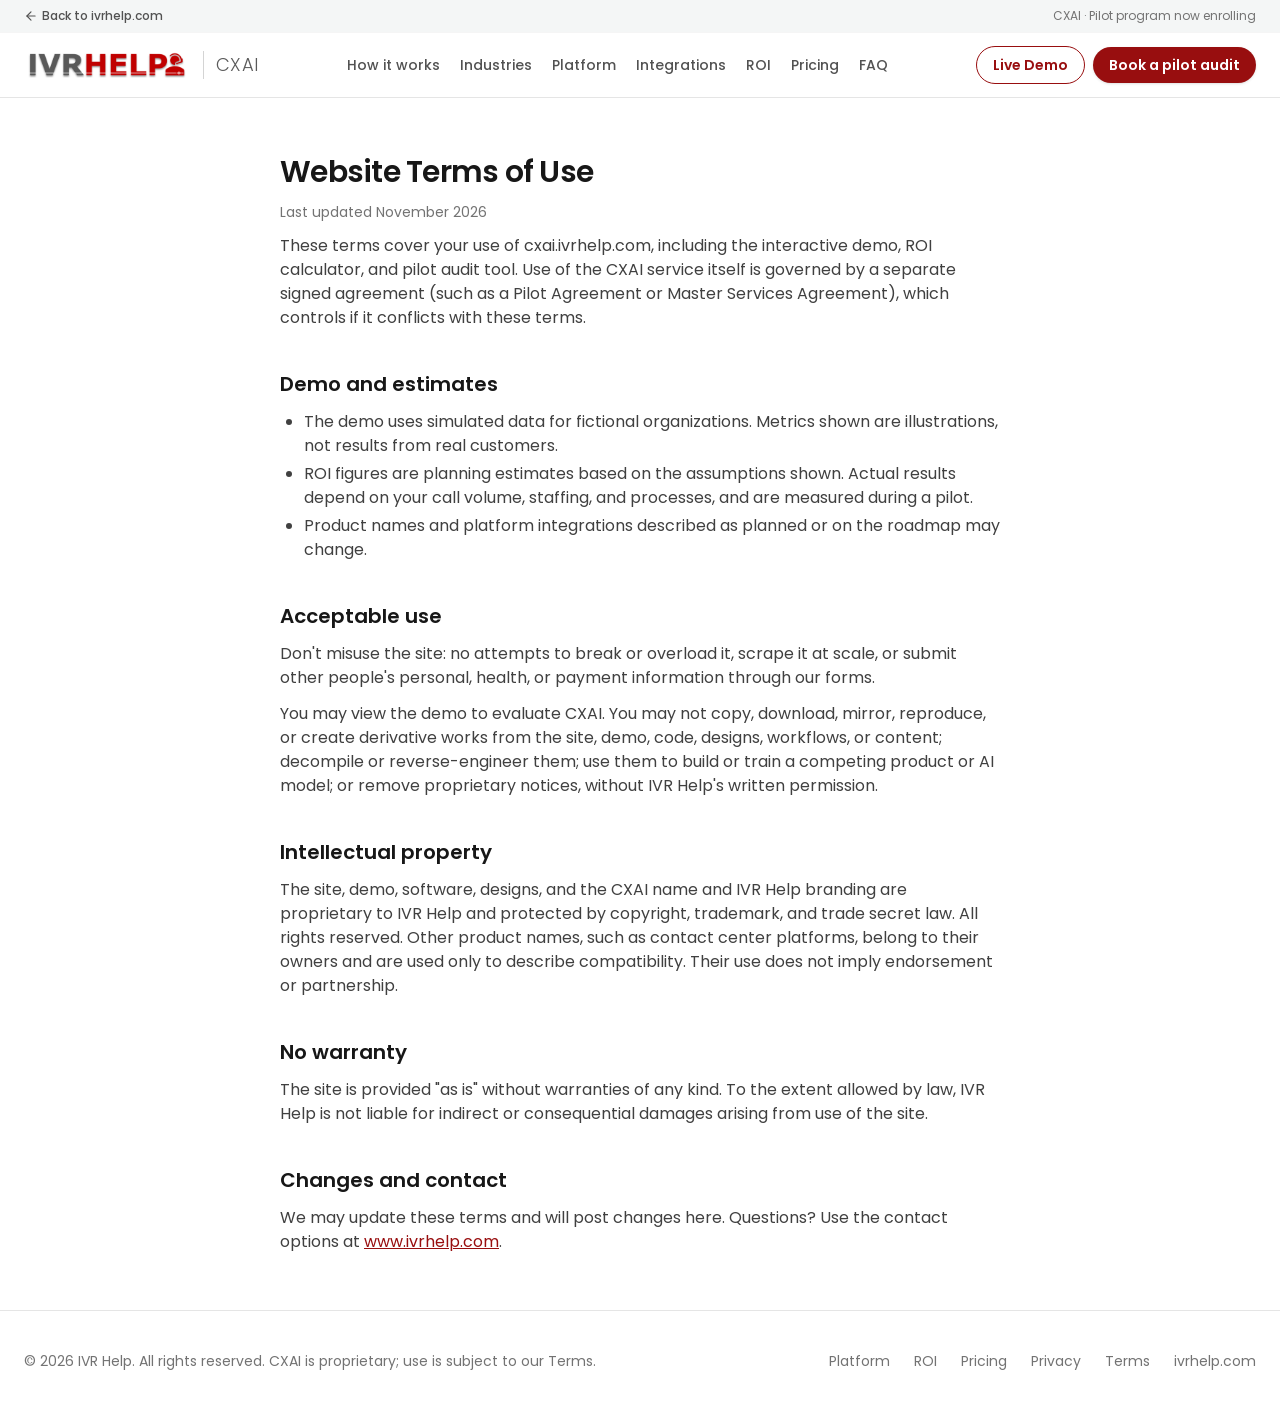
<file: terms/index.html>
<!DOCTYPE html><html lang="en" class="NP86Ua_variable h-full antialiased"><head><meta charSet="utf-8"/><meta name="viewport" content="width=device-width, initial-scale=1"/><link rel="preload" href="/_next/static/media/13958cae6c93c43e-s.p.1h18_wedhzk4h.woff2" as="font" crossorigin="" type="font/woff2"/><link rel="preload" href="/_next/static/media/22a701959b157a82-s.p.2o7m9ogm38dql.woff2" as="font" crossorigin="" type="font/woff2"/><link rel="preload" href="/_next/static/media/2f0ae6d0ead4b7bb-s.p.38ww0mi76nb30.woff2" as="font" crossorigin="" type="font/woff2"/><link rel="preload" href="/_next/static/media/6bafae418e8a1b08-s.p.3o_v2fun1jzxk.woff2" as="font" crossorigin="" type="font/woff2"/><link rel="preload" href="/_next/static/media/76e9fd951b869c7b-s.p.3bh2vc0w-r-ll.woff2" as="font" crossorigin="" type="font/woff2"/><link rel="preload" href="/_next/static/media/dd9dfc3601372168-s.p.43zbiuwnnoiok.woff2" as="font" crossorigin="" type="font/woff2"/><link rel="preload" as="image" href="/ivrhelp-logo.png"/><link rel="stylesheet" href="/_next/static/chunks/03xwkofsx__tb.css" data-precedence="next"/><link rel="preload" as="script" fetchPriority="low" href="/_next/static/chunks/310vm2bl3xxpt.js"/><script src="/_next/static/chunks/1wnov70f88xjy.js" async=""></script><script src="/_next/static/chunks/39_j1bdzreq0m.js" async=""></script><script src="/_next/static/chunks/1ruweq6if34eh.js" async=""></script><script src="/_next/static/chunks/turbopack-2u1d16houkiyo.js" async=""></script><script src="/_next/static/chunks/0_7u8kipfv59e.js" async=""></script><script src="/_next/static/chunks/10xwrm7i243ok.js" async=""></script><script src="/_next/static/chunks/0th2tnib0u_ym.js" async=""></script><meta name="next-size-adjust" content=""/><title>Website Terms of Use | CXAI by IVR Help</title><meta name="description" content="Terms for using the CXAI website, interactive demo, and pilot audit tools."/><meta name="keywords" content="IVR optimization,IVR drop-off,call abandonment,AI IVR,IVA,intelligent virtual agent,IVR/IVA analytics,contact center AI,call compliance auditing,HIPAA call auditing,healthcare call center,dental practice phone system,Genesys,Five9,NICE CXone,Nextiva,8x8,Zendesk Talk,Cisco Webex Contact Center,Google CCAI"/><meta name="robots" content="index, follow"/><link rel="canonical" href="https://cxai.ivrhelp.com/terms/"/><meta property="og:title" content="CXAI by IVR Help"/><meta property="og:description" content="Turn your IVR/IVA into a self-healing, compliant AI engine without replacing your phone system."/><meta property="og:url" content="https://cxai.ivrhelp.com/"/><meta property="og:site_name" content="CXAI by IVR Help"/><meta property="og:image" content="https://cxai.ivrhelp.com/og-cxai.png"/><meta property="og:image:width" content="1200"/><meta property="og:image:height" content="630"/><meta property="og:image:alt" content="CXAI by IVR Help"/><meta property="og:type" content="website"/><meta name="twitter:card" content="summary_large_image"/><meta name="twitter:title" content="CXAI by IVR Help"/><meta name="twitter:description" content="Turn your IVR/IVA into a self-healing, compliant AI engine without replacing your phone system."/><meta name="twitter:image" content="https://cxai.ivrhelp.com/og-cxai.png"/><link rel="icon" href="/icon.png?icon.1f5wd9lrhpkw6.png" sizes="192x192" type="image/png"/><script src="/_next/static/chunks/0cz1d0mv5g_q7.js" noModule=""></script></head><body class="flex min-h-full flex-col"><div hidden=""><!--$--><!--/$--></div><header class="no-print sticky top-0 z-40 border-b border-neutral-200 bg-white text-neutral-900"><div class="hidden border-b border-neutral-100 bg-[#f4f6f6] text-xs sm:block"><div class="mx-auto flex h-8 max-w-7xl items-center justify-between px-4 sm:px-6"><a href="https://www.ivrhelp.com" class="inline-flex items-center gap-1 font-medium text-neutral-600 hover:text-brand-700"><svg xmlns="http://www.w3.org/2000/svg" width="24" height="24" viewBox="0 0 24 24" fill="none" stroke="currentColor" stroke-width="2" stroke-linecap="round" stroke-linejoin="round" class="lucide lucide-arrow-left h-3.5 w-3.5" aria-hidden="true"><path d="m12 19-7-7 7-7"></path><path d="M19 12H5"></path></svg> Back to ivrhelp.com</a><span class="text-neutral-500">CXAI · Pilot program now enrolling</span></div></div><div class="mx-auto flex h-16 max-w-7xl items-center justify-between gap-4 px-4 sm:px-6"><a class="flex shrink-0 items-center gap-3" aria-label="CXAI home" href="/"><img src="/ivrhelp-logo.png" alt="IVR Help" width="459" height="88" class="h-7 w-auto sm:h-8"/><span class="hidden border-l border-neutral-300 pl-3 text-lg font-light tracking-wide text-charcoal sm:inline">CXAI</span></a><nav aria-label="Sections" class="hidden items-center gap-5 text-sm font-medium text-neutral-600 lg:flex"><a class="hover:text-brand-700" href="/#how-it-works">How it works</a><a class="hover:text-brand-700" href="/#industries">Industries</a><a class="hover:text-brand-700" href="/#platform">Platform</a><a class="hover:text-brand-700" href="/#integrations">Integrations</a><a class="hover:text-brand-700" href="/#roi">ROI</a><a class="hover:text-brand-700" href="/#pricing">Pricing</a><a class="hover:text-brand-700" href="/#faq">FAQ</a></nav><div class="flex items-center gap-2"><a class="hidden rounded-full px-4 py-2 text-sm font-semibold sm:inline-flex border border-brand-700 text-brand-700 hover:bg-brand-50" href="/demo/">Live Demo</a><button type="button" class="hidden rounded-full bg-brand-700 px-4 py-2 text-sm font-semibold text-white shadow-sm hover:bg-brand-500 md:inline-flex">Book a pilot audit</button><button type="button" class="rounded-lg p-2 text-neutral-700 hover:bg-neutral-100 lg:hidden" aria-label="Open menu" aria-expanded="false"><svg xmlns="http://www.w3.org/2000/svg" width="24" height="24" viewBox="0 0 24 24" fill="none" stroke="currentColor" stroke-width="2" stroke-linecap="round" stroke-linejoin="round" class="lucide lucide-menu h-5 w-5" aria-hidden="true"><path d="M4 5h16"></path><path d="M4 12h16"></path><path d="M4 19h16"></path></svg></button></div></div></header><main class="flex-1"><article class="mx-auto max-w-3xl px-4 py-14 text-neutral-700 sm:px-6 [&amp;_h2]:mt-10 [&amp;_h2]:text-xl [&amp;_h2]:font-semibold [&amp;_h2]:text-neutral-900 [&amp;_li]:mt-1 [&amp;_p]:mt-3 [&amp;_ul]:mt-3 [&amp;_ul]:list-disc [&amp;_ul]:pl-6"><h1 class="text-3xl font-semibold tracking-tight text-neutral-900">Website Terms of Use</h1><p class="text-sm text-neutral-500">Last updated <!-- -->November 2026</p><p>These terms cover your use of cxai.ivrhelp.com, including the interactive demo, ROI calculator, and pilot audit tool. Use of the CXAI service itself is governed by a separate signed agreement (such as a Pilot Agreement or Master Services Agreement), which controls if it conflicts with these terms.</p><h2>Demo and estimates</h2><ul><li>The demo uses simulated data for fictional organizations. Metrics shown are illustrations, not results from real customers.</li><li>ROI figures are planning estimates based on the assumptions shown. Actual results depend on your call volume, staffing, and processes, and are measured during a pilot.</li><li>Product names and platform integrations described as planned or on the roadmap may change.</li></ul><h2>Acceptable use</h2><p>Don&#x27;t misuse the site: no attempts to break or overload it, scrape it at scale, or submit other people&#x27;s personal, health, or payment information through our forms.</p><p>You may view the demo to evaluate CXAI. You may not copy, download, mirror, reproduce, or create derivative works from the site, demo, code, designs, workflows, or content; decompile or reverse-engineer them; use them to build or train a competing product or AI model; or remove proprietary notices, without IVR Help&#x27;s written permission.</p><h2>Intellectual property</h2><p>The site, demo, software, designs, and the CXAI name and IVR Help branding are proprietary to IVR Help and protected by copyright, trademark, and trade secret law. All rights reserved. Other product names, such as contact center platforms, belong to their owners and are used only to describe compatibility. Their use does not imply endorsement or partnership.</p><h2>No warranty</h2><p>The site is provided &quot;as is&quot; without warranties of any kind. To the extent allowed by law, IVR Help is not liable for indirect or consequential damages arising from use of the site.</p><h2>Changes and contact</h2><p>We may update these terms and will post changes here. Questions? Use the contact options at<!-- --> <a href="https://www.ivrhelp.com" class="text-brand-700 underline">www.ivrhelp.com</a>.</p></article><footer class="no-print border-t border-neutral-200 bg-white py-10 text-sm text-neutral-500"><div class="mx-auto flex max-w-7xl flex-col items-center justify-between gap-4 px-4 sm:flex-row sm:px-6"><p>© <!-- -->2026<!-- --> IVR Help. All rights reserved. CXAI is proprietary; use is subject to our Terms.</p><nav class="flex flex-wrap justify-center gap-x-6 gap-y-2"><a class="hover:text-neutral-900" href="/#platform">Platform</a><a class="hover:text-neutral-900" href="/#roi">ROI</a><a class="hover:text-neutral-900" href="/#pricing">Pricing</a><a class="hover:text-neutral-900" href="/privacy/">Privacy</a>          <a class="hover:text-neutral-900" href="/terms/">Terms</a>          <a href="https://www.ivrhelp.com" class="hover:text-neutral-900">ivrhelp.com</a></nav></div></footer><!--$--><!--/$--></main><script id="_R_">(globalThis["TURBOPACK"] || (globalThis["TURBOPACK"] = [])).push({"otherChunks":["static/chunks/310vm2bl3xxpt.js","static/chunks/1wnov70f88xjy.js","static/chunks/39_j1bdzreq0m.js","static/chunks/1ruweq6if34eh.js"],"runtimeModuleIds":[94553]});</script><script src="/_next/static/chunks/310vm2bl3xxpt.js" async=""></script><script>(self.__next_f=self.__next_f||[]).push([0])</script><script>self.__next_f.push([1,"1:\"$Sreact.fragment\"\n2:\"/_next/static/chunks/0_7u8kipfv59e.js\"\n3:\"/_next/static/chunks/10xwrm7i243ok.js\"\n4:\"LeadModalProvider\"\n5:I[5323,[\"$2\",\"$3\"],\"$4\"]\n6:I[71790,[\"$2\",\"$3\"],\"SiteNav\"]\n7:I[39756,[\"$2\",\"$3\"],\"default\"]\n8:I[37457,[\"$2\",\"$3\"],\"default\"]\n9:I[71790,[\"$2\",\"$3\"],\"BackToTop\"]\n16:\"ViewportBoundary\"\n17:I[97367,[\"$2\",\"$3\"],\"$16\"]\n19:\"MetadataBoundary\"\n1a:I[97367,[\"$2\",\"$3\"],\"$19\"]\n1b:\"$Sreact.suspense\"\n1d:I[68027,[\"$2\",\"$3\"],\"default\",1]\n:HL[\"/_next/static/chunks/03xwkofsx__tb.css\",\"style\"]\n:HL[\"/_next/static/media/13958cae6c93c43e-s.p.1h18_wedhzk4h.woff2\",\"font\",{\"crossOrigin\":\"\",\"type\":\"font/woff2\"}]\n:HL[\"/_next/static/media/22a701959b157a82-s.p.2o7m9ogm38dql.woff2\",\"font\",{\"crossOrigin\":\"\",\"type\":\"font/woff2\"}]\n:HL[\"/_next/static/media/2f0ae6d0ead4b7bb-s.p.38ww0mi76nb30.woff2\",\"font\",{\"crossOrigin\":\"\",\"type\":\"font/woff2\"}]\n:HL[\"/_next/static/media/6bafae418e8a1b08-s.p.3o_v2fun1jzxk.woff2\",\"font\",{\"crossOrigin\":\"\",\"type\":\"font/woff2\"}]\n:HL[\"/_next/static/media/76e9fd951b869c7b-s.p.3bh2vc0w-r-ll.woff2\",\"font\",{\"crossOrigin\":\"\",\"type\":\"font/woff2\"}]\n:HL[\"/_next/static/media/dd9dfc3601372168-s.p.43zbiuwnnoiok.woff2\",\"font\",{\"crossOrigin\":\"\",\"type\":\"font/woff2\"}]\nb:X\n"])</script><script>self.__next_f.push([1,"c:[[\"children\",{\"s\":\"__PAGE__\",\"h\":512,\"d\":{\"r\":[\"$\",\"$1\",\"c\",{\"children\":[[[\"$\",\"article\",null,{\"className\":\"mx-auto max-w-3xl px-4 py-14 text-neutral-700 sm:px-6 [\u0026_h2]:mt-10 [\u0026_h2]:text-xl [\u0026_h2]:font-semibold [\u0026_h2]:text-neutral-900 [\u0026_li]:mt-1 [\u0026_p]:mt-3 [\u0026_ul]:mt-3 [\u0026_ul]:list-disc [\u0026_ul]:pl-6\",\"children\":[[\"$\",\"h1\",null,{\"className\":\"text-3xl font-semibold tracking-tight text-neutral-900\",\"children\":\"Website Terms of Use\"}],[\"$\",\"p\",null,{\"className\":\"text-sm text-neutral-500\",\"children\":[\"Last updated \",\"November 2026\"]}],[[\"$\",\"p\",null,{\"children\":\"These terms cover your use of cxai.ivrhelp.com, including the interactive demo, ROI calculator, and pilot audit tool. Use of the CXAI service itself is governed by a separate signed agreement (such as a Pilot Agreement or Master Services Agreement), which controls if it conflicts with these terms.\"}],[\"$\",\"h2\",null,{\"children\":\"Demo and estimates\"}],[\"$\",\"ul\",null,{\"children\":[[\"$\",\"li\",null,{\"children\":\"The demo uses simulated data for fictional organizations. Metrics shown are illustrations, not results from real customers.\"}],[\"$\",\"li\",null,{\"children\":\"ROI figures are planning estimates based on the assumptions shown. Actual results depend on your call volume, staffing, and processes, and are measured during a pilot.\"}],[\"$\",\"li\",null,{\"children\":\"Product names and platform integrations described as planned or on the roadmap may change.\"}]]}],[\"$\",\"h2\",null,{\"children\":\"Acceptable use\"}],[\"$\",\"p\",null,{\"children\":\"Don't misuse the site: no attempts to break or overload it, scrape it at scale, or submit other people's personal, health, or payment information through our forms.\"}],[\"$\",\"p\",null,{\"children\":\"You may view the demo to evaluate CXAI. You may not copy, download, mirror, reproduce, or create derivative works from the site, demo, code, designs, workflows, or content; decompile or reverse-engineer them; use them to build or train a competing product or AI model; or remove proprietary notices, without IVR Help's written permission.\"}],\"$Ld\",\"$Le\",\"$Lf\",\"$L10\",\"$L11\",\"$L12\"]]}],\"$L13\"],[\"$L14\"],\"$L15\"]}],\"p\":false,\"v\":null}}]]\n"])</script><script>self.__next_f.push([1,"a:[[\"children\",{\"s\":\"terms\",\"h\":512,\"d\":{\"r\":[\"$\",\"$1\",\"c\",{\"children\":[null,[\"$\",\"$L7\",null,{\"parallelRouterKey\":\"children\",\"error\":\"$undefined\",\"errorStyles\":\"$undefined\",\"errorScripts\":\"$undefined\",\"template\":[\"$\",\"$L8\",null,{}],\"templateStyles\":\"$undefined\",\"templateScripts\":\"$undefined\",\"notFound\":\"$undefined\",\"forbidden\":\"$undefined\",\"unauthorized\":\"$undefined\"}]]}],\"p\":false,\"v\":\"$b\"},\"c\":\"$Qc\"}]]\n"])</script><script>self.__next_f.push([1,"0:{\"P\":null,\"c\":[\"\",\"terms\",\"\"],\"q\":\"\",\"i\":false,\"t\":{\"t\":{\"s\":\"\",\"h\":528,\"d\":{\"r\":[\"$\",\"$1\",\"c\",{\"children\":[[[\"$\",\"link\",\"0\",{\"rel\":\"stylesheet\",\"href\":\"/_next/static/chunks/03xwkofsx__tb.css\",\"precedence\":\"next\",\"crossOrigin\":\"$undefined\",\"nonce\":\"$undefined\"}],[\"$\",\"script\",\"script-0\",{\"src\":\"/_next/static/chunks/0_7u8kipfv59e.js\",\"async\":true,\"nonce\":\"$undefined\"}],[\"$\",\"script\",\"script-1\",{\"src\":\"/_next/static/chunks/10xwrm7i243ok.js\",\"async\":true,\"nonce\":\"$undefined\"}]],[\"$\",\"html\",null,{\"lang\":\"en\",\"className\":\"NP86Ua_variable h-full antialiased\",\"children\":[\"$\",\"body\",null,{\"className\":\"flex min-h-full flex-col\",\"children\":[\"$\",\"$L5\",null,{\"children\":[[\"$\",\"$L6\",null,{}],[\"$\",\"main\",null,{\"className\":\"flex-1\",\"children\":[\"$\",\"$L7\",null,{\"parallelRouterKey\":\"children\",\"error\":\"$undefined\",\"errorStyles\":\"$undefined\",\"errorScripts\":\"$undefined\",\"template\":[\"$\",\"$L8\",null,{}],\"templateStyles\":\"$undefined\",\"templateScripts\":\"$undefined\",\"notFound\":[[[\"$\",\"title\",null,{\"children\":\"404: This page could not be found.\"}],[\"$\",\"div\",null,{\"style\":{\"fontFamily\":\"system-ui,\\\"Segoe UI\\\",Roboto,Helvetica,Arial,sans-serif,\\\"Apple Color Emoji\\\",\\\"Segoe UI Emoji\\\"\",\"height\":\"100vh\",\"textAlign\":\"center\",\"display\":\"flex\",\"flexDirection\":\"column\",\"alignItems\":\"center\",\"justifyContent\":\"center\"},\"children\":[\"$\",\"div\",null,{\"children\":[[\"$\",\"style\",null,{\"dangerouslySetInnerHTML\":{\"__html\":\"body{color:#000;background:#fff;margin:0}.next-error-h1{border-right:1px solid rgba(0,0,0,.3)}@media (prefers-color-scheme:dark){body{color:#fff;background:#000}.next-error-h1{border-right:1px solid rgba(255,255,255,.3)}}\"}}],[\"$\",\"h1\",null,{\"className\":\"next-error-h1\",\"style\":{\"display\":\"inline-block\",\"margin\":\"0 20px 0 0\",\"padding\":\"0 23px 0 0\",\"fontSize\":24,\"fontWeight\":500,\"verticalAlign\":\"top\",\"lineHeight\":\"49px\"},\"children\":404}],[\"$\",\"div\",null,{\"style\":{\"display\":\"inline-block\"},\"children\":[\"$\",\"h2\",null,{\"style\":{\"fontSize\":14,\"fontWeight\":400,\"lineHeight\":\"49px\",\"margin\":0},\"children\":\"This page could not be found.\"}]}]]}]}]],[]],\"forbidden\":\"$undefined\",\"unauthorized\":\"$undefined\"}]}],[\"$\",\"$L9\",null,{}]]}]}]}]]}],\"p\":false,\"v\":null},\"c\":\"$Qa\"},\"h\":{\"r\":[\"$\",\"$1\",\"h\",{\"children\":[null,[\"$\",\"$L17\",null,{\"children\":\"$L18\"}],[\"$\",\"$L1a\",null,{\"children\":[[\"$\",\"div\",null,{\"hidden\":true,\"children\":[\"$\",\"$1b\",null,{\"name\":\"Next.Metadata\",\"children\":\"$L1c\"}]}],null]}],[\"$\",\"meta\",null,{\"name\":\"next-size-adjust\",\"content\":\"\"}]]}],\"p\":false,\"v\":null}},\"m\":\"$undefined\",\"G\":[\"$1d\",[[\"$\",\"link\",\"0\",{\"rel\":\"stylesheet\",\"href\":\"/_next/static/chunks/03xwkofsx__tb.css\",\"precedence\":\"next\",\"crossOrigin\":\"$undefined\",\"nonce\":\"$undefined\"}]]],\"S\":true,\"r\":\"$undefined\",\"s\":\"$undefined\",\"a\":\"$undefined\",\"l\":\"$undefined\",\"p\":\"$undefined\",\"d\":\"$undefined\",\"b\":\"aoVtiEsFjiehIxy8bW_5_\"}\n"])</script><script>self.__next_f.push([1,"1e:\"/_next/static/chunks/0th2tnib0u_ym.js\"\n1f:I[6913,[\"$2\",\"$3\",\"$1e\"],\"Footer\"]\n20:I[97367,[\"$2\",\"$3\"],\"OutletBoundary\"]\nb:C\nd:[\"$\",\"h2\",null,{\"children\":\"Intellectual property\"}]\ne:[\"$\",\"p\",null,{\"children\":\"The site, demo, software, designs, and the CXAI name and IVR Help branding are proprietary to IVR Help and protected by copyright, trademark, and trade secret law. All rights reserved. Other product names, such as contact center platforms, belong to their owners and are used only to describe compatibility. Their use does not imply endorsement or partnership.\"}]\nf:[\"$\",\"h2\",null,{\"children\":\"No warranty\"}]\n10:[\"$\",\"p\",null,{\"children\":\"The site is provided \\\"as is\\\" without warranties of any kind. To the extent allowed by law, IVR Help is not liable for indirect or consequential damages arising from use of the site.\"}]\n11:[\"$\",\"h2\",null,{\"children\":\"Changes and contact\"}]\n12:[\"$\",\"p\",null,{\"children\":[\"We may update these terms and will post changes here. Questions? Use the contact options at\",\" \",[\"$\",\"a\",null,{\"href\":\"https://www.ivrhelp.com\",\"className\":\"text-brand-700 underline\",\"children\":\"www.ivrhelp.com\"}],\".\"]}]\n13:[\"$\",\"$L1f\",null,{}]\n14:[\"$\",\"script\",\"script-0\",{\"src\":\"/_next/static/chunks/0th2tnib0u_ym.js\",\"async\":true,\"nonce\":\"$undefined\"}]\n15:[\"$\",\"$L20\",null,{\"children\":[\"$\",\"$1b\",null,{\"name\":\"Next.MetadataOutlet\",\"children\":\"$@21\"}]}]\n"])</script><script>self.__next_f.push([1,"18:[[\"$\",\"meta\",\"0\",{\"charSet\":\"utf-8\"}],[\"$\",\"meta\",\"1\",{\"name\":\"viewport\",\"content\":\"width=device-width, initial-scale=1\"}]]\n"])</script><script>self.__next_f.push([1,"22:I[27201,[\"$2\",\"$3\"],\"IconMark\"]\n"])</script><script>self.__next_f.push([1,"1c:[[\"$\",\"title\",\"0\",{\"children\":\"Website Terms of Use | CXAI by IVR Help\"}],[\"$\",\"meta\",\"1\",{\"name\":\"description\",\"content\":\"Terms for using the CXAI website, interactive demo, and pilot audit tools.\"}],[\"$\",\"meta\",\"2\",{\"name\":\"keywords\",\"content\":\"IVR optimization,IVR drop-off,call abandonment,AI IVR,IVA,intelligent virtual agent,IVR/IVA analytics,contact center AI,call compliance auditing,HIPAA call auditing,healthcare call center,dental practice phone system,Genesys,Five9,NICE CXone,Nextiva,8x8,Zendesk Talk,Cisco Webex Contact Center,Google CCAI\"}],[\"$\",\"meta\",\"3\",{\"name\":\"robots\",\"content\":\"index, follow\"}],[\"$\",\"link\",\"4\",{\"rel\":\"canonical\",\"href\":\"https://cxai.ivrhelp.com/terms/\"}],[\"$\",\"meta\",\"5\",{\"property\":\"og:title\",\"content\":\"CXAI by IVR Help\"}],[\"$\",\"meta\",\"6\",{\"property\":\"og:description\",\"content\":\"Turn your IVR/IVA into a self-healing, compliant AI engine without replacing your phone system.\"}],[\"$\",\"meta\",\"7\",{\"property\":\"og:url\",\"content\":\"https://cxai.ivrhelp.com/\"}],[\"$\",\"meta\",\"8\",{\"property\":\"og:site_name\",\"content\":\"CXAI by IVR Help\"}],[\"$\",\"meta\",\"9\",{\"property\":\"og:image\",\"content\":\"https://cxai.ivrhelp.com/og-cxai.png\"}],[\"$\",\"meta\",\"10\",{\"property\":\"og:image:width\",\"content\":\"1200\"}],[\"$\",\"meta\",\"11\",{\"property\":\"og:image:height\",\"content\":\"630\"}],[\"$\",\"meta\",\"12\",{\"property\":\"og:image:alt\",\"content\":\"CXAI by IVR Help\"}],[\"$\",\"meta\",\"13\",{\"property\":\"og:type\",\"content\":\"website\"}],[\"$\",\"meta\",\"14\",{\"name\":\"twitter:card\",\"content\":\"summary_large_image\"}],[\"$\",\"meta\",\"15\",{\"name\":\"twitter:title\",\"content\":\"CXAI by IVR Help\"}],[\"$\",\"meta\",\"16\",{\"name\":\"twitter:description\",\"content\":\"Turn your IVR/IVA into a self-healing, compliant AI engine without replacing your phone system.\"}],[\"$\",\"meta\",\"17\",{\"name\":\"twitter:image\",\"content\":\"https://cxai.ivrhelp.com/og-cxai.png\"}],[\"$\",\"link\",\"18\",{\"rel\":\"icon\",\"href\":\"/icon.png?icon.1f5wd9lrhpkw6.png\",\"sizes\":\"192x192\",\"type\":\"image/png\"}],[\"$\",\"$L22\",\"19\",{}]]\n"])</script><script>self.__next_f.push([1,"21:null\n"])</script></body></html>
</file>
<file: _next/static/chunks/03xwkofsx__tb.css>
@font-face{font-family:Poppins;font-style:normal;font-weight:200;font-display:swap;src:url(../media/7b78c976be9d7fc0-s.307wqmh2h-smv.woff2)format("woff2");unicode-range:U+900-97F,U+1CD0-1CF4,U+1CF7-1CF9,U+200C-200D,U+20A8,U+20B9,U+20F0,U+25CC,U+A830-A839,U+A8E0-A8FF,U+11B00-11B0A}@font-face{font-family:Poppins;font-style:normal;font-weight:200;font-display:swap;src:url(../media/0a4a8f7332f6df2b-s.26_gzu1aioc-4.woff2)format("woff2");unicode-range:U+100-2BA,U+2BD-2C5,U+2C7-2CC,U+2CE-2D7,U+2DD-2FF,U+304,U+308,U+329,U+1D00-1DBF,U+1E00-1E9F,U+1EF2-1EFF,U+2020,U+20A0-20AB,U+20AD-20C4,U+2113,U+2C60-2C7F,U+A720-A7FF}@font-face{font-family:Poppins;font-style:normal;font-weight:200;font-display:swap;src:url(../media/2f0ae6d0ead4b7bb-s.p.38ww0mi76nb30.woff2)format("woff2");unicode-range:U+??,U+131,U+152-153,U+2BB-2BC,U+2C6,U+2DA,U+2DC,U+304,U+308,U+329,U+2000-206F,U+20AC,U+2122,U+2191,U+2193,U+2212,U+2215,U+FEFF,U+FFFD}@font-face{font-family:Poppins;font-style:normal;font-weight:300;font-display:swap;src:url(../media/3dddc7aa96062c91-s.280oih_b74u9j.woff2)format("woff2");unicode-range:U+900-97F,U+1CD0-1CF4,U+1CF7-1CF9,U+200C-200D,U+20A8,U+20B9,U+20F0,U+25CC,U+A830-A839,U+A8E0-A8FF,U+11B00-11B0A}@font-face{font-family:Poppins;font-style:normal;font-weight:300;font-display:swap;src:url(../media/d50510d994ab0074-s.3qxy1tqak831c.woff2)format("woff2");unicode-range:U+100-2BA,U+2BD-2C5,U+2C7-2CC,U+2CE-2D7,U+2DD-2FF,U+304,U+308,U+329,U+1D00-1DBF,U+1E00-1E9F,U+1EF2-1EFF,U+2020,U+20A0-20AB,U+20AD-20C4,U+2113,U+2C60-2C7F,U+A720-A7FF}@font-face{font-family:Poppins;font-style:normal;font-weight:300;font-display:swap;src:url(../media/13958cae6c93c43e-s.p.1h18_wedhzk4h.woff2)format("woff2");unicode-range:U+??,U+131,U+152-153,U+2BB-2BC,U+2C6,U+2DA,U+2DC,U+304,U+308,U+329,U+2000-206F,U+20AC,U+2122,U+2191,U+2193,U+2212,U+2215,U+FEFF,U+FFFD}@font-face{font-family:Poppins;font-style:normal;font-weight:400;font-display:swap;src:url(../media/41c98a3b1bc68f3a-s.2b_sldcwg6mn_.woff2)format("woff2");unicode-range:U+900-97F,U+1CD0-1CF4,U+1CF7-1CF9,U+200C-200D,U+20A8,U+20B9,U+20F0,U+25CC,U+A830-A839,U+A8E0-A8FF,U+11B00-11B0A}@font-face{font-family:Poppins;font-style:normal;font-weight:400;font-display:swap;src:url(../media/e84c5cd1ffbefa6f-s.1emuuracu50qd.woff2)format("woff2");unicode-range:U+100-2BA,U+2BD-2C5,U+2C7-2CC,U+2CE-2D7,U+2DD-2FF,U+304,U+308,U+329,U+1D00-1DBF,U+1E00-1E9F,U+1EF2-1EFF,U+2020,U+20A0-20AB,U+20AD-20C4,U+2113,U+2C60-2C7F,U+A720-A7FF}@font-face{font-family:Poppins;font-style:normal;font-weight:400;font-display:swap;src:url(../media/dd9dfc3601372168-s.p.43zbiuwnnoiok.woff2)format("woff2");unicode-range:U+??,U+131,U+152-153,U+2BB-2BC,U+2C6,U+2DA,U+2DC,U+304,U+308,U+329,U+2000-206F,U+20AC,U+2122,U+2191,U+2193,U+2212,U+2215,U+FEFF,U+FFFD}@font-face{font-family:Poppins;font-style:normal;font-weight:500;font-display:swap;src:url(../media/599675dea67dcb8d-s.0ynx40_3oa9rk.woff2)format("woff2");unicode-range:U+900-97F,U+1CD0-1CF4,U+1CF7-1CF9,U+200C-200D,U+20A8,U+20B9,U+20F0,U+25CC,U+A830-A839,U+A8E0-A8FF,U+11B00-11B0A}@font-face{font-family:Poppins;font-style:normal;font-weight:500;font-display:swap;src:url(../media/cdf6f527ee34c972-s.1975l3y3401x_.woff2)format("woff2");unicode-range:U+100-2BA,U+2BD-2C5,U+2C7-2CC,U+2CE-2D7,U+2DD-2FF,U+304,U+308,U+329,U+1D00-1DBF,U+1E00-1E9F,U+1EF2-1EFF,U+2020,U+20A0-20AB,U+20AD-20C4,U+2113,U+2C60-2C7F,U+A720-A7FF}@font-face{font-family:Poppins;font-style:normal;font-weight:500;font-display:swap;src:url(../media/22a701959b157a82-s.p.2o7m9ogm38dql.woff2)format("woff2");unicode-range:U+??,U+131,U+152-153,U+2BB-2BC,U+2C6,U+2DA,U+2DC,U+304,U+308,U+329,U+2000-206F,U+20AC,U+2122,U+2191,U+2193,U+2212,U+2215,U+FEFF,U+FFFD}@font-face{font-family:Poppins;font-style:normal;font-weight:600;font-display:swap;src:url(../media/1b6340a83cf1ecee-s.3ji57o093q1kd.woff2)format("woff2");unicode-range:U+900-97F,U+1CD0-1CF4,U+1CF7-1CF9,U+200C-200D,U+20A8,U+20B9,U+20F0,U+25CC,U+A830-A839,U+A8E0-A8FF,U+11B00-11B0A}@font-face{font-family:Poppins;font-style:normal;font-weight:600;font-display:swap;src:url(../media/d89abe7e263475e6-s.19xuq3td7fwu_.woff2)format("woff2");unicode-range:U+100-2BA,U+2BD-2C5,U+2C7-2CC,U+2CE-2D7,U+2DD-2FF,U+304,U+308,U+329,U+1D00-1DBF,U+1E00-1E9F,U+1EF2-1EFF,U+2020,U+20A0-20AB,U+20AD-20C4,U+2113,U+2C60-2C7F,U+A720-A7FF}@font-face{font-family:Poppins;font-style:normal;font-weight:600;font-display:swap;src:url(../media/6bafae418e8a1b08-s.p.3o_v2fun1jzxk.woff2)format("woff2");unicode-range:U+??,U+131,U+152-153,U+2BB-2BC,U+2C6,U+2DA,U+2DC,U+304,U+308,U+329,U+2000-206F,U+20AC,U+2122,U+2191,U+2193,U+2212,U+2215,U+FEFF,U+FFFD}@font-face{font-family:Poppins;font-style:normal;font-weight:700;font-display:swap;src:url(../media/c0743afb7b1f57bc-s.11ypmpdlzqdb_.woff2)format("woff2");unicode-range:U+900-97F,U+1CD0-1CF4,U+1CF7-1CF9,U+200C-200D,U+20A8,U+20B9,U+20F0,U+25CC,U+A830-A839,U+A8E0-A8FF,U+11B00-11B0A}@font-face{font-family:Poppins;font-style:normal;font-weight:700;font-display:swap;src:url(../media/b0b9e5e07c9deaa9-s.3go-kn2r40gie.woff2)format("woff2");unicode-range:U+100-2BA,U+2BD-2C5,U+2C7-2CC,U+2CE-2D7,U+2DD-2FF,U+304,U+308,U+329,U+1D00-1DBF,U+1E00-1E9F,U+1EF2-1EFF,U+2020,U+20A0-20AB,U+20AD-20C4,U+2113,U+2C60-2C7F,U+A720-A7FF}@font-face{font-family:Poppins;font-style:normal;font-weight:700;font-display:swap;src:url(../media/76e9fd951b869c7b-s.p.3bh2vc0w-r-ll.woff2)format("woff2");unicode-range:U+??,U+131,U+152-153,U+2BB-2BC,U+2C6,U+2DA,U+2DC,U+304,U+308,U+329,U+2000-206F,U+20AC,U+2122,U+2191,U+2193,U+2212,U+2215,U+FEFF,U+FFFD}@font-face{font-family:Poppins Fallback;src:local(Arial);ascent-override:93.62%;descent-override:31.21%;line-gap-override:8.92%;size-adjust:112.16%}.NP86Ua_className{font-family:Poppins,Poppins Fallback;font-style:normal}.NP86Ua_variable{--font-poppins:"Poppins", "Poppins Fallback"}
@layer properties{@supports (((-webkit-hyphens:none)) and (not (margin-trim:inline))) or ((-moz-orient:inline) and (not (color:rgb(from red r g b)))){*,:before,:after,::backdrop{--tw-translate-x:0;--tw-translate-y:0;--tw-translate-z:0;--tw-space-y-reverse:0;--tw-divide-y-reverse:0;--tw-border-style:solid;--tw-gradient-position:initial;--tw-gradient-from:#0000;--tw-gradient-via:#0000;--tw-gradient-to:#0000;--tw-gradient-stops:initial;--tw-gradient-via-stops:initial;--tw-gradient-from-position:0%;--tw-gradient-via-position:50%;--tw-gradient-to-position:100%;--tw-leading:initial;--tw-font-weight:initial;--tw-tracking:initial;--tw-ordinal:initial;--tw-slashed-zero:initial;--tw-numeric-figure:initial;--tw-numeric-spacing:initial;--tw-numeric-fraction:initial;--tw-shadow:0 0 #0000;--tw-shadow-color:initial;--tw-shadow-alpha:100%;--tw-inset-shadow:0 0 #0000;--tw-inset-shadow-color:initial;--tw-inset-shadow-alpha:100%;--tw-ring-color:initial;--tw-ring-shadow:0 0 #0000;--tw-inset-ring-color:initial;--tw-inset-ring-shadow:0 0 #0000;--tw-ring-inset:initial;--tw-ring-offset-width:0px;--tw-ring-offset-color:#fff;--tw-ring-offset-shadow:0 0 #0000;--tw-blur:initial;--tw-brightness:initial;--tw-contrast:initial;--tw-grayscale:initial;--tw-hue-rotate:initial;--tw-invert:initial;--tw-opacity:initial;--tw-saturate:initial;--tw-sepia:initial;--tw-drop-shadow:initial;--tw-drop-shadow-color:initial;--tw-drop-shadow-alpha:100%;--tw-drop-shadow-size:initial;--tw-backdrop-blur:initial;--tw-backdrop-brightness:initial;--tw-backdrop-contrast:initial;--tw-backdrop-grayscale:initial;--tw-backdrop-hue-rotate:initial;--tw-backdrop-invert:initial;--tw-backdrop-opacity:initial;--tw-backdrop-saturate:initial;--tw-backdrop-sepia:initial}}}@layer theme{:root,:host{--color-amber-50:#fffbeb;--color-amber-100:#fef3c6;--color-amber-200:#fee685;--color-amber-300:#ffd236;--color-amber-400:#fcbb00;--color-amber-500:#f99c00;--color-amber-800:#953d00;--color-emerald-50:#ecfdf5;--color-emerald-100:#d0fae5;--color-emerald-200:#a4f4cf;--color-emerald-300:#5ee9b5;--color-emerald-400:#00d294;--color-emerald-500:#00bb7f;--color-emerald-600:#009767;--color-emerald-700:#007956;--color-emerald-800:#005f46;--color-sky-300:#77d4ff;--color-sky-400:#00bcfe;--color-rose-50:#fff1f2;--color-rose-200:#ffccd3;--color-rose-300:#ffa2ae;--color-rose-400:#ff667f;--color-rose-500:#ff2357;--color-rose-600:#e70044;--color-rose-700:#c20039;--color-rose-800:#a30037;--color-neutral-50:#fafafa;--color-neutral-100:#f5f5f5;--color-neutral-200:#e5e5e5;--color-neutral-300:#d4d4d4;--color-neutral-400:#a1a1a1;--color-neutral-500:#737373;--color-neutral-600:#525252;--color-neutral-700:#404040;--color-neutral-800:#262626;--color-neutral-900:#171717;--color-neutral-950:#0a0a0a;--color-black:#000;--color-white:#fff;--spacing:.25rem;--container-sm:24rem;--container-lg:32rem;--container-2xl:42rem;--container-3xl:48rem;--container-4xl:56rem;--container-5xl:64rem;--container-6xl:72rem;--container-7xl:80rem;--text-xs:.75rem;--text-xs--line-height:calc(1 / .75);--text-sm:.875rem;--text-sm--line-height:calc(1.25 / .875);--text-lg:1.125rem;--text-lg--line-height:calc(1.75 / 1.125);--text-xl:1.25rem;--text-xl--line-height:calc(1.75 / 1.25);--text-2xl:1.5rem;--text-2xl--line-height:calc(2 / 1.5);--text-3xl:1.875rem;--text-3xl--line-height:calc(2.25 / 1.875);--text-4xl:2.25rem;--text-4xl--line-height:calc(2.5 / 2.25);--text-5xl:3rem;--text-5xl--line-height:1;--text-6xl:3.75rem;--text-6xl--line-height:1;--font-weight-light:300;--font-weight-normal:400;--font-weight-medium:500;--font-weight-semibold:600;--font-weight-bold:700;--tracking-tight:-.025em;--tracking-wide:.025em;--tracking-widest:.1em;--leading-relaxed:1.625;--radius-sm:.25rem;--radius-md:.375rem;--radius-lg:.5rem;--radius-xl:.75rem;--radius-2xl:1rem;--radius-3xl:1.5rem;--animate-spin:spin 1s linear infinite;--animate-ping:ping 1s cubic-bezier(0, 0, .2, 1) infinite;--animate-pulse:pulse 2s cubic-bezier(.4, 0, .6, 1) infinite;--blur-sm:8px;--aspect-video:16 / 9;--default-transition-duration:.15s;--default-transition-timing-function:cubic-bezier(.4, 0, .2, 1);--default-font-family:var(--font-poppins);--default-mono-font-family:ui-monospace, SFMono-Regular, Menlo, Consolas, monospace}@supports (color:lab(0% 0 0)){:root,:host{--color-amber-50:lab(98.6252% -.635982 8.42309);--color-amber-100:lab(95.916% -1.21653 23.111);--color-amber-200:lab(91.7203% -.505269 49.9084);--color-amber-300:lab(86.4156% 6.1315 78.3961);--color-amber-400:lab(80.1641% 16.6016 99.2089);--color-amber-500:lab(72.7183% 31.8672 97.9407);--color-amber-800:lab(37.8823% 37.1698 52.2718);--color-emerald-50:lab(97.8462% -6.94963 1.85488);--color-emerald-100:lab(94.9004% -17.0769 5.63836);--color-emerald-200:lab(90.2247% -31.039 9.47084);--color-emerald-300:lab(83.9203% -48.7125 13.8849);--color-emerald-400:lab(75.0771% -60.7313 19.4146);--color-emerald-500:lab(66.9756% -58.27 19.5419);--color-emerald-600:lab(55.0481% -49.9246 15.93);--color-emerald-700:lab(44.4871% -41.0396 11.0361);--color-emerald-800:lab(35.3675% -33.1188 8.04002);--color-sky-300:lab(80.3307% -20.2945 -31.385);--color-sky-400:lab(70.687% -23.6078 -45.9483);--color-rose-50:lab(96.2369% 4.94152 1.28012);--color-rose-200:lab(86.806% 19.1909 4.07754);--color-rose-300:lab(76.6339% 38.3549 9.68835);--color-rose-400:lab(64.4124% 63.0291 19.2068);--color-rose-500:lab(56.101% 79.4329 31.4532);--color-rose-600:lab(49.1882% 81.577 36.0311);--color-rose-700:lab(41.1651% 71.6251 30.3087);--color-rose-800:lab(34.6481% 60.802 20.1957);--color-neutral-50:lab(98.26% 0 0);--color-neutral-100:lab(96.52% -.0000596046 0);--color-neutral-200:lab(90.952% -.0000596046 0);--color-neutral-300:lab(84.92% 0 0);--color-neutral-400:lab(66.128% -.0000298023 .0000119209);--color-neutral-500:lab(48.496% 0 0);--color-neutral-600:lab(34.924% 0 0);--color-neutral-700:lab(27.036% 0 0);--color-neutral-800:lab(15.204% 0 0);--color-neutral-900:lab(7.78201% -.0000149012 0);--color-neutral-950:lab(2.75381% 0 0)}}}@layer base{*,:after,:before,::backdrop{box-sizing:border-box;border:0 solid;margin:0;padding:0}::file-selector-button{box-sizing:border-box;border:0 solid;margin:0;padding:0}html,:host{-webkit-text-size-adjust:100%;tab-size:4;line-height:1.5;font-family:var(--default-font-family,-apple-system, BlinkMacSystemFont, "Segoe UI", Roboto, "Helvetica Neue", "Noto Sans", Arial, sans-serif, "Apple Color Emoji", "Segoe UI Emoji", "Segoe UI Symbol", "Noto Color Emoji");font-feature-settings:var(--default-font-feature-settings,normal);font-variation-settings:var(--default-font-variation-settings,normal);-webkit-tap-highlight-color:transparent}hr{height:0;color:inherit;border-top-width:1px}abbr:where([title]){-webkit-text-decoration:underline dotted;text-decoration:underline dotted}h1,h2,h3,h4,h5,h6{font-size:inherit;font-weight:inherit}a{color:inherit;-webkit-text-decoration:inherit;-webkit-text-decoration:inherit;-webkit-text-decoration:inherit;-webkit-text-decoration:inherit;text-decoration:inherit}b,strong{font-weight:bolder}code,kbd,samp,pre{font-family:var(--default-mono-font-family,ui-monospace, SFMono-Regular, Menlo, Monaco, Consolas, "Liberation Mono", "Courier New", monospace);font-feature-settings:var(--default-mono-font-feature-settings,normal);font-variation-settings:var(--default-mono-font-variation-settings,normal);font-size:1em}small{font-size:80%}sub,sup{vertical-align:baseline;font-size:75%;line-height:0;position:relative}sub{bottom:-.25em}sup{top:-.5em}table{text-indent:0;border-color:inherit;border-collapse:collapse}:-moz-focusring:where(:not(iframe)){outline:auto}progress{vertical-align:baseline}summary{display:list-item}ol,ul,menu{list-style:none}img,svg,video,canvas,audio,iframe,embed,object{vertical-align:middle;display:block}img,video{max-width:100%;height:auto}button,input,select,optgroup,textarea{font:inherit;font-feature-settings:inherit;font-variation-settings:inherit;letter-spacing:inherit;color:inherit;opacity:1;background-color:#0000;border-radius:0}::file-selector-button{font:inherit;font-feature-settings:inherit;font-variation-settings:inherit;letter-spacing:inherit;color:inherit;opacity:1;background-color:#0000;border-radius:0}:where(select:is([multiple],[size])) optgroup{font-weight:bolder}:where(select:is([multiple],[size])) optgroup option{padding-inline-start:20px}::file-selector-button{margin-inline-end:4px}::placeholder{opacity:1}@supports (not ((-webkit-appearance:-apple-pay-button))) or (contain-intrinsic-size:1px){::placeholder{color:currentColor}@supports (color:color-mix(in lab, red, red)){::placeholder{color:color-mix(in oklab, currentcolor 50%, transparent)}}}textarea{resize:vertical}::-webkit-search-decoration{-webkit-appearance:none}::-webkit-date-and-time-value{min-height:1lh;text-align:inherit}::-webkit-datetime-edit{display:inline-flex}::-webkit-datetime-edit-fields-wrapper{padding:0}::-webkit-datetime-edit{padding-block:0}::-webkit-datetime-edit-year-field{padding-block:0}::-webkit-datetime-edit-month-field{padding-block:0}::-webkit-datetime-edit-day-field{padding-block:0}::-webkit-datetime-edit-hour-field{padding-block:0}::-webkit-datetime-edit-minute-field{padding-block:0}::-webkit-datetime-edit-second-field{padding-block:0}::-webkit-datetime-edit-millisecond-field{padding-block:0}::-webkit-datetime-edit-meridiem-field{padding-block:0}::-webkit-calendar-picker-indicator{line-height:1}:-moz-ui-invalid{box-shadow:none}button,input:where([type=button],[type=reset],[type=submit]){appearance:button}::file-selector-button{appearance:button}::-webkit-inner-spin-button{height:auto}::-webkit-outer-spin-button{height:auto}[hidden]:where(:not([hidden=until-found])){display:none!important}}@layer components;@layer utilities{.pointer-events-none{pointer-events:none}.visible{visibility:visible}.absolute{position:absolute}.fixed{position:fixed}.relative{position:relative}.static{position:static}.sticky{position:sticky}.inset-0{inset:0}.-top-2{top:calc(var(--spacing) * -2)}.-top-3{top:calc(var(--spacing) * -3)}.-top-8{top:calc(var(--spacing) * -8)}.top-0{top:0}.top-2\.5{top:calc(var(--spacing) * 2.5)}.top-5{top:calc(var(--spacing) * 5)}.right-0{right:0}.right-2\.5{right:calc(var(--spacing) * 2.5)}.right-5{right:calc(var(--spacing) * 5)}.bottom-5{bottom:calc(var(--spacing) * 5)}.left-0{left:0}.left-1\/2{left:50%}.left-5{left:calc(var(--spacing) * 5)}.left-8{left:calc(var(--spacing) * 8)}.z-10{z-index:10}.z-40{z-index:40}.z-50{z-index:50}.mx-auto{margin-inline:auto}.my-0\.5{margin-block:calc(var(--spacing) * .5)}.mt-0\.5{margin-top:calc(var(--spacing) * .5)}.mt-1{margin-top:var(--spacing)}.mt-2{margin-top:calc(var(--spacing) * 2)}.mt-3{margin-top:calc(var(--spacing) * 3)}.mt-4{margin-top:calc(var(--spacing) * 4)}.mt-5{margin-top:calc(var(--spacing) * 5)}.mt-6{margin-top:calc(var(--spacing) * 6)}.mt-8{margin-top:calc(var(--spacing) * 8)}.mt-10{margin-top:calc(var(--spacing) * 10)}.mt-12{margin-top:calc(var(--spacing) * 12)}.mt-16{margin-top:calc(var(--spacing) * 16)}.mr-1{margin-right:var(--spacing)}.mr-3{margin-right:calc(var(--spacing) * 3)}.mb-1{margin-bottom:var(--spacing)}.mb-2{margin-bottom:calc(var(--spacing) * 2)}.mb-3{margin-bottom:calc(var(--spacing) * 3)}.mb-4{margin-bottom:calc(var(--spacing) * 4)}.mb-6{margin-bottom:calc(var(--spacing) * 6)}.ml-1{margin-left:var(--spacing)}.block{display:block}.flex{display:flex}.grid{display:grid}.hidden{display:none}.inline{display:inline}.inline-flex{display:inline-flex}.table{display:table}.aspect-video{aspect-ratio:var(--aspect-video)}.h-1\.5{height:calc(var(--spacing) * 1.5)}.h-2{height:calc(var(--spacing) * 2)}.h-2\.5{height:calc(var(--spacing) * 2.5)}.h-3{height:calc(var(--spacing) * 3)}.h-3\.5{height:calc(var(--spacing) * 3.5)}.h-4{height:calc(var(--spacing) * 4)}.h-5{height:calc(var(--spacing) * 5)}.h-6{height:calc(var(--spacing) * 6)}.h-7{height:calc(var(--spacing) * 7)}.h-8{height:calc(var(--spacing) * 8)}.h-9{height:calc(var(--spacing) * 9)}.h-10{height:calc(var(--spacing) * 10)}.h-16{height:calc(var(--spacing) * 16)}.h-40{height:calc(var(--spacing) * 40)}.h-44{height:calc(var(--spacing) * 44)}.h-52{height:calc(var(--spacing) * 52)}.h-64{height:calc(var(--spacing) * 64)}.h-96{height:calc(var(--spacing) * 96)}.h-full{height:100%}.min-h-\[340px\]{min-height:340px}.min-h-full{min-height:100%}.min-h-screen{min-height:100vh}.w-1\.5{width:calc(var(--spacing) * 1.5)}.w-2{width:calc(var(--spacing) * 2)}.w-2\.5{width:calc(var(--spacing) * 2.5)}.w-3{width:calc(var(--spacing) * 3)}.w-3\.5{width:calc(var(--spacing) * 3.5)}.w-4{width:calc(var(--spacing) * 4)}.w-5{width:calc(var(--spacing) * 5)}.w-6{width:calc(var(--spacing) * 6)}.w-8{width:calc(var(--spacing) * 8)}.w-9{width:calc(var(--spacing) * 9)}.w-10{width:calc(var(--spacing) * 10)}.w-auto{width:auto}.w-full{width:100%}.max-w-2xl{max-width:var(--container-2xl)}.max-w-3xl{max-width:var(--container-3xl)}.max-w-4xl{max-width:var(--container-4xl)}.max-w-5xl{max-width:var(--container-5xl)}.max-w-6xl{max-width:var(--container-6xl)}.max-w-7xl{max-width:var(--container-7xl)}.max-w-lg{max-width:var(--container-lg)}.max-w-sm{max-width:var(--container-sm)}.min-w-0{min-width:0}.min-w-\[560px\]{min-width:560px}.min-w-\[640px\]{min-width:640px}.min-w-\[720px\]{min-width:720px}.min-w-\[820px\]{min-width:820px}.flex-1{flex:1}.shrink-0{flex-shrink:0}.-translate-x-1\/2{--tw-translate-x:calc(calc(1 / 2 * 100%) * -1);translate:var(--tw-translate-x) var(--tw-translate-y)}.-translate-y-full{--tw-translate-y:-100%;translate:var(--tw-translate-x) var(--tw-translate-y)}.rotate-90{rotate:90deg}.animate-ping{animation:var(--animate-ping)}.animate-pulse{animation:var(--animate-pulse)}.animate-spin{animation:var(--animate-spin)}.cursor-pointer{cursor:pointer}.list-decimal{list-style-type:decimal}.list-disc{list-style-type:disc}.appearance-none{appearance:none}.grid-cols-1{grid-template-columns:repeat(1,minmax(0,1fr))}.grid-cols-2{grid-template-columns:repeat(2,minmax(0,1fr))}.grid-cols-3{grid-template-columns:repeat(3,minmax(0,1fr))}.grid-cols-\[1fr_auto\]{grid-template-columns:1fr auto}.grid-cols-\[130px_1fr\]{grid-template-columns:130px 1fr}.flex-col{flex-direction:column}.flex-wrap{flex-wrap:wrap}.items-baseline{align-items:baseline}.items-center{align-items:center}.items-end{align-items:flex-end}.items-start{align-items:flex-start}.justify-between{justify-content:space-between}.justify-center{justify-content:center}.justify-end{justify-content:flex-end}.gap-1{gap:var(--spacing)}.gap-1\.5{gap:calc(var(--spacing) * 1.5)}.gap-2{gap:calc(var(--spacing) * 2)}.gap-3{gap:calc(var(--spacing) * 3)}.gap-4{gap:calc(var(--spacing) * 4)}.gap-5{gap:calc(var(--spacing) * 5)}.gap-6{gap:calc(var(--spacing) * 6)}.gap-8{gap:calc(var(--spacing) * 8)}.gap-12{gap:calc(var(--spacing) * 12)}.gap-\[2px\]{gap:2px}:where(.space-y-1>:not(:last-child)){--tw-space-y-reverse:0;margin-block-start:calc(var(--spacing) * var(--tw-space-y-reverse));margin-block-end:calc(var(--spacing) * calc(1 - var(--tw-space-y-reverse)))}:where(.space-y-1\.5>:not(:last-child)){--tw-space-y-reverse:0;margin-block-start:calc(calc(var(--spacing) * 1.5) * var(--tw-space-y-reverse));margin-block-end:calc(calc(var(--spacing) * 1.5) * calc(1 - var(--tw-space-y-reverse)))}:where(.space-y-2>:not(:last-child)){--tw-space-y-reverse:0;margin-block-start:calc(calc(var(--spacing) * 2) * var(--tw-space-y-reverse));margin-block-end:calc(calc(var(--spacing) * 2) * calc(1 - var(--tw-space-y-reverse)))}:where(.space-y-2\.5>:not(:last-child)){--tw-space-y-reverse:0;margin-block-start:calc(calc(var(--spacing) * 2.5) * var(--tw-space-y-reverse));margin-block-end:calc(calc(var(--spacing) * 2.5) * calc(1 - var(--tw-space-y-reverse)))}:where(.space-y-3>:not(:last-child)){--tw-space-y-reverse:0;margin-block-start:calc(calc(var(--spacing) * 3) * var(--tw-space-y-reverse));margin-block-end:calc(calc(var(--spacing) * 3) * calc(1 - var(--tw-space-y-reverse)))}:where(.space-y-4>:not(:last-child)){--tw-space-y-reverse:0;margin-block-start:calc(calc(var(--spacing) * 4) * var(--tw-space-y-reverse));margin-block-end:calc(calc(var(--spacing) * 4) * calc(1 - var(--tw-space-y-reverse)))}:where(.space-y-5>:not(:last-child)){--tw-space-y-reverse:0;margin-block-start:calc(calc(var(--spacing) * 5) * var(--tw-space-y-reverse));margin-block-end:calc(calc(var(--spacing) * 5) * calc(1 - var(--tw-space-y-reverse)))}:where(.space-y-7>:not(:last-child)){--tw-space-y-reverse:0;margin-block-start:calc(calc(var(--spacing) * 7) * var(--tw-space-y-reverse));margin-block-end:calc(calc(var(--spacing) * 7) * calc(1 - var(--tw-space-y-reverse)))}.gap-x-6{column-gap:calc(var(--spacing) * 6)}.gap-x-8{column-gap:calc(var(--spacing) * 8)}.gap-y-2{row-gap:calc(var(--spacing) * 2)}.gap-y-3{row-gap:calc(var(--spacing) * 3)}:where(.divide-y>:not(:last-child)){--tw-divide-y-reverse:0;border-bottom-style:var(--tw-border-style);border-top-style:var(--tw-border-style);border-top-width:calc(1px * var(--tw-divide-y-reverse));border-bottom-width:calc(1px * calc(1 - var(--tw-divide-y-reverse)))}:where(.divide-neutral-100>:not(:last-child)){border-color:var(--color-neutral-100)}:where(.divide-neutral-200>:not(:last-child)){border-color:var(--color-neutral-200)}.truncate{text-overflow:ellipsis;white-space:nowrap;overflow:hidden}.overflow-hidden{overflow:hidden}.overflow-x-auto{overflow-x:auto}.overflow-y-auto{overflow-y:auto}.overscroll-x-contain{overscroll-behavior-x:contain}.rounded{border-radius:.25rem}.rounded-2xl{border-radius:var(--radius-2xl)}.rounded-3xl{border-radius:var(--radius-3xl)}.rounded-full{border-radius:2147483647px}.rounded-lg{border-radius:var(--radius-lg)}.rounded-md{border-radius:var(--radius-md)}.rounded-sm{border-radius:var(--radius-sm)}.rounded-xl{border-radius:var(--radius-xl)}.rounded-t{border-top-left-radius:.25rem;border-top-right-radius:.25rem}.rounded-b-sm{border-bottom-right-radius:var(--radius-sm);border-bottom-left-radius:var(--radius-sm)}.border{border-style:var(--tw-border-style);border-width:1px}.border-t{border-top-style:var(--tw-border-style);border-top-width:1px}.border-t-2{border-top-style:var(--tw-border-style);border-top-width:2px}.border-b{border-bottom-style:var(--tw-border-style);border-bottom-width:1px}.border-l{border-left-style:var(--tw-border-style);border-left-width:1px}.border-dashed{--tw-border-style:dashed;border-style:dashed}.border-amber-400\/20{border-color:#fcbb0033}@supports (color:color-mix(in lab, red, red)){.border-amber-400\/20{border-color:color-mix(in oklab, var(--color-amber-400) 20%, transparent)}}.border-amber-400\/30{border-color:#fcbb004d}@supports (color:color-mix(in lab, red, red)){.border-amber-400\/30{border-color:color-mix(in oklab, var(--color-amber-400) 30%, transparent)}}.border-brand-200{border-color:#f5c3c3}.border-brand-400{border-color:#d9494a}.border-brand-400\/40{border-color:#d9494a66;border-color:lab(52.5418% 57.1103 32.426/.4)}.border-brand-500{border-color:#bb0506}.border-brand-700{border-color:#980e0f}.border-emerald-200{border-color:var(--color-emerald-200)}.border-emerald-400\/20{border-color:#00d29433}@supports (color:color-mix(in lab, red, red)){.border-emerald-400\/20{border-color:color-mix(in oklab, var(--color-emerald-400) 20%, transparent)}}.border-emerald-400\/30{border-color:#00d2944d}@supports (color:color-mix(in lab, red, red)){.border-emerald-400\/30{border-color:color-mix(in oklab, var(--color-emerald-400) 30%, transparent)}}.border-emerald-400\/40{border-color:#00d29466}@supports (color:color-mix(in lab, red, red)){.border-emerald-400\/40{border-color:color-mix(in oklab, var(--color-emerald-400) 40%, transparent)}}.border-neutral-100{border-color:var(--color-neutral-100)}.border-neutral-200{border-color:var(--color-neutral-200)}.border-neutral-300{border-color:var(--color-neutral-300)}.border-rose-400\/30{border-color:#ff667f4d}@supports (color:color-mix(in lab, red, red)){.border-rose-400\/30{border-color:color-mix(in oklab, var(--color-rose-400) 30%, transparent)}}.border-rose-400\/40{border-color:#ff667f66}@supports (color:color-mix(in lab, red, red)){.border-rose-400\/40{border-color:color-mix(in oklab, var(--color-rose-400) 40%, transparent)}}.border-sky-300{border-color:var(--color-sky-300)}.border-sky-400\/30{border-color:#00bcfe4d}@supports (color:color-mix(in lab, red, red)){.border-sky-400\/30{border-color:color-mix(in oklab, var(--color-sky-400) 30%, transparent)}}.border-white\/5{border-color:#ffffff0d}@supports (color:color-mix(in lab, red, red)){.border-white\/5{border-color:color-mix(in oklab, var(--color-white) 5%, transparent)}}.border-white\/10{border-color:#ffffff1a}@supports (color:color-mix(in lab, red, red)){.border-white\/10{border-color:color-mix(in oklab, var(--color-white) 10%, transparent)}}.border-white\/15{border-color:#ffffff26}@supports (color:color-mix(in lab, red, red)){.border-white\/15{border-color:color-mix(in oklab, var(--color-white) 15%, transparent)}}.border-white\/20{border-color:#fff3}@supports (color:color-mix(in lab, red, red)){.border-white\/20{border-color:color-mix(in oklab, var(--color-white) 20%, transparent)}}.bg-\[\#f4f6f6\]{background-color:#f4f6f6}.bg-amber-50{background-color:var(--color-amber-50)}.bg-amber-400\/10{background-color:#fcbb001a}@supports (color:color-mix(in lab, red, red)){.bg-amber-400\/10{background-color:color-mix(in oklab, var(--color-amber-400) 10%, transparent)}}.bg-amber-400\/15{background-color:#fcbb0026}@supports (color:color-mix(in lab, red, red)){.bg-amber-400\/15{background-color:color-mix(in oklab, var(--color-amber-400) 15%, transparent)}}.bg-amber-500{background-color:var(--color-amber-500)}.bg-black{background-color:var(--color-black)}.bg-black\/60{background-color:#0009}@supports (color:color-mix(in lab, red, red)){.bg-black\/60{background-color:color-mix(in oklab, var(--color-black) 60%, transparent)}}.bg-brand-50{background-color:#fdf3f3}.bg-brand-400{background-color:#d9494a}.bg-brand-400\/70{background-color:#d9494ab3;background-color:lab(52.5418% 57.1103 32.426/.7)}.bg-brand-500{background-color:#bb0506}.bg-brand-500\/15{background-color:#bb050626;background-color:lab(39.8757% 63.5343 53.0479/.15)}.bg-brand-500\/30{background-color:#bb05064d;background-color:lab(39.8757% 63.5343 53.0479/.3)}.bg-brand-600{background-color:#a8090a}.bg-brand-700{background-color:#980e0f}.bg-emerald-50{background-color:var(--color-emerald-50)}.bg-emerald-100{background-color:var(--color-emerald-100)}.bg-emerald-400{background-color:var(--color-emerald-400)}.bg-emerald-400\/10{background-color:#00d2941a}@supports (color:color-mix(in lab, red, red)){.bg-emerald-400\/10{background-color:color-mix(in oklab, var(--color-emerald-400) 10%, transparent)}}.bg-emerald-400\/15{background-color:#00d29426}@supports (color:color-mix(in lab, red, red)){.bg-emerald-400\/15{background-color:color-mix(in oklab, var(--color-emerald-400) 15%, transparent)}}.bg-emerald-400\/80{background-color:#00d294cc}@supports (color:color-mix(in lab, red, red)){.bg-emerald-400\/80{background-color:color-mix(in oklab, var(--color-emerald-400) 80%, transparent)}}.bg-emerald-500{background-color:var(--color-emerald-500)}.bg-emerald-500\/20{background-color:#00bb7f33}@supports (color:color-mix(in lab, red, red)){.bg-emerald-500\/20{background-color:color-mix(in oklab, var(--color-emerald-500) 20%, transparent)}}.bg-neutral-50{background-color:var(--color-neutral-50)}.bg-neutral-100{background-color:var(--color-neutral-100)}.bg-neutral-500{background-color:var(--color-neutral-500)}.bg-neutral-500\/20{background-color:#73737333}@supports (color:color-mix(in lab, red, red)){.bg-neutral-500\/20{background-color:color-mix(in oklab, var(--color-neutral-500) 20%, transparent)}}.bg-neutral-600{background-color:var(--color-neutral-600)}.bg-neutral-900{background-color:var(--color-neutral-900)}.bg-neutral-900\/60{background-color:#17171799}@supports (color:color-mix(in lab, red, red)){.bg-neutral-900\/60{background-color:color-mix(in oklab, var(--color-neutral-900) 60%, transparent)}}.bg-neutral-950{background-color:var(--color-neutral-950)}.bg-neutral-950\/60{background-color:#0a0a0a99}@supports (color:color-mix(in lab, red, red)){.bg-neutral-950\/60{background-color:color-mix(in oklab, var(--color-neutral-950) 60%, transparent)}}.bg-rose-50{background-color:var(--color-rose-50)}.bg-rose-400{background-color:var(--color-rose-400)}.bg-rose-400\/10{background-color:#ff667f1a}@supports (color:color-mix(in lab, red, red)){.bg-rose-400\/10{background-color:color-mix(in oklab, var(--color-rose-400) 10%, transparent)}}.bg-rose-400\/15{background-color:#ff667f26}@supports (color:color-mix(in lab, red, red)){.bg-rose-400\/15{background-color:color-mix(in oklab, var(--color-rose-400) 15%, transparent)}}.bg-rose-400\/70{background-color:#ff667fb3}@supports (color:color-mix(in lab, red, red)){.bg-rose-400\/70{background-color:color-mix(in oklab, var(--color-rose-400) 70%, transparent)}}.bg-rose-400\/80{background-color:#ff667fcc}@supports (color:color-mix(in lab, red, red)){.bg-rose-400\/80{background-color:color-mix(in oklab, var(--color-rose-400) 80%, transparent)}}.bg-sky-300{background-color:var(--color-sky-300)}.bg-sky-400\/10{background-color:#00bcfe1a}@supports (color:color-mix(in lab, red, red)){.bg-sky-400\/10{background-color:color-mix(in oklab, var(--color-sky-400) 10%, transparent)}}.bg-white{background-color:var(--color-white)}.bg-white\/5{background-color:#ffffff0d}@supports (color:color-mix(in lab, red, red)){.bg-white\/5{background-color:color-mix(in oklab, var(--color-white) 5%, transparent)}}.bg-white\/10{background-color:#ffffff1a}@supports (color:color-mix(in lab, red, red)){.bg-white\/10{background-color:color-mix(in oklab, var(--color-white) 10%, transparent)}}.bg-white\/\[0\.02\]{background-color:#ffffff05}@supports (color:color-mix(in lab, red, red)){.bg-white\/\[0\.02\]{background-color:color-mix(in oklab, var(--color-white) 2%, transparent)}}.bg-white\/\[0\.03\]{background-color:#ffffff08}@supports (color:color-mix(in lab, red, red)){.bg-white\/\[0\.03\]{background-color:color-mix(in oklab, var(--color-white) 3%, transparent)}}.bg-white\/\[0\.04\]{background-color:#ffffff0a}@supports (color:color-mix(in lab, red, red)){.bg-white\/\[0\.04\]{background-color:color-mix(in oklab, var(--color-white) 4%, transparent)}}.bg-gradient-to-b{--tw-gradient-position:to bottom in oklab;background-image:linear-gradient(var(--tw-gradient-stops))}.bg-\[radial-gradient\(ellipse_at_top\,rgba\(187\,5\,6\,0\.08\)\,transparent_60\%\)\]{background-image:radial-gradient(at top,#bb050614,#0000 60%)}.from-brand-50{--tw-gradient-from:#fdf3f3;--tw-gradient-stops:var(--tw-gradient-via-stops,var(--tw-gradient-position), var(--tw-gradient-from) var(--tw-gradient-from-position), var(--tw-gradient-to) var(--tw-gradient-to-position))}.from-brand-500\/20{--tw-gradient-from:#bb050633;--tw-gradient-stops:var(--tw-gradient-via-stops,var(--tw-gradient-position), var(--tw-gradient-from) var(--tw-gradient-from-position), var(--tw-gradient-to) var(--tw-gradient-to-position))}@supports (color:lab(0% 0 0)){.from-brand-500\/20{--tw-gradient-from:lab(39.8757% 63.5343 53.0479/.2)}}.to-white{--tw-gradient-to:var(--color-white);--tw-gradient-stops:var(--tw-gradient-via-stops,var(--tw-gradient-position), var(--tw-gradient-from) var(--tw-gradient-from-position), var(--tw-gradient-to) var(--tw-gradient-to-position))}.to-white\/\[0\.02\]{--tw-gradient-to:#ffffff05}@supports (color:color-mix(in lab, red, red)){.to-white\/\[0\.02\]{--tw-gradient-to:color-mix(in oklab, var(--color-white) 2%, transparent)}}.to-white\/\[0\.02\]{--tw-gradient-stops:var(--tw-gradient-via-stops,var(--tw-gradient-position), var(--tw-gradient-from) var(--tw-gradient-from-position), var(--tw-gradient-to) var(--tw-gradient-to-position))}.p-1{padding:var(--spacing)}.p-2{padding:calc(var(--spacing) * 2)}.p-3{padding:calc(var(--spacing) * 3)}.p-4{padding:calc(var(--spacing) * 4)}.p-5{padding:calc(var(--spacing) * 5)}.p-6{padding:calc(var(--spacing) * 6)}.p-8{padding:calc(var(--spacing) * 8)}.px-1{padding-inline:var(--spacing)}.px-1\.5{padding-inline:calc(var(--spacing) * 1.5)}.px-2{padding-inline:calc(var(--spacing) * 2)}.px-2\.5{padding-inline:calc(var(--spacing) * 2.5)}.px-3{padding-inline:calc(var(--spacing) * 3)}.px-4{padding-inline:calc(var(--spacing) * 4)}.px-5{padding-inline:calc(var(--spacing) * 5)}.px-6{padding-inline:calc(var(--spacing) * 6)}.py-0\.5{padding-block:calc(var(--spacing) * .5)}.py-1{padding-block:var(--spacing)}.py-1\.5{padding-block:calc(var(--spacing) * 1.5)}.py-2{padding-block:calc(var(--spacing) * 2)}.py-2\.5{padding-block:calc(var(--spacing) * 2.5)}.py-3{padding-block:calc(var(--spacing) * 3)}.py-4{padding-block:calc(var(--spacing) * 4)}.py-5{padding-block:calc(var(--spacing) * 5)}.py-6{padding-block:calc(var(--spacing) * 6)}.py-8{padding-block:calc(var(--spacing) * 8)}.py-10{padding-block:calc(var(--spacing) * 10)}.py-14{padding-block:calc(var(--spacing) * 14)}.py-20{padding-block:calc(var(--spacing) * 20)}.pt-4{padding-top:calc(var(--spacing) * 4)}.pt-16{padding-top:calc(var(--spacing) * 16)}.pr-9{padding-right:calc(var(--spacing) * 9)}.pb-4{padding-bottom:calc(var(--spacing) * 4)}.pb-20{padding-bottom:calc(var(--spacing) * 20)}.pl-3{padding-left:calc(var(--spacing) * 3)}.pl-5{padding-left:calc(var(--spacing) * 5)}.text-center{text-align:center}.text-left{text-align:left}.text-right{text-align:right}.font-mono{font-family:ui-monospace,SFMono-Regular,Menlo,Consolas,monospace}.text-2xl{font-size:var(--text-2xl);line-height:var(--tw-leading,var(--text-2xl--line-height))}.text-3xl{font-size:var(--text-3xl);line-height:var(--tw-leading,var(--text-3xl--line-height))}.text-4xl{font-size:var(--text-4xl);line-height:var(--tw-leading,var(--text-4xl--line-height))}.text-5xl{font-size:var(--text-5xl);line-height:var(--tw-leading,var(--text-5xl--line-height))}.text-lg{font-size:var(--text-lg);line-height:var(--tw-leading,var(--text-lg--line-height))}.text-sm{font-size:var(--text-sm);line-height:var(--tw-leading,var(--text-sm--line-height))}.text-xl{font-size:var(--text-xl);line-height:var(--tw-leading,var(--text-xl--line-height))}.text-xs{font-size:var(--text-xs);line-height:var(--tw-leading,var(--text-xs--line-height))}.text-\[10px\]{font-size:10px}.text-\[11px\]{font-size:11px}.leading-relaxed{--tw-leading:var(--leading-relaxed);line-height:var(--leading-relaxed)}.font-bold{--tw-font-weight:var(--font-weight-bold);font-weight:var(--font-weight-bold)}.font-light{--tw-font-weight:var(--font-weight-light);font-weight:var(--font-weight-light)}.font-medium{--tw-font-weight:var(--font-weight-medium);font-weight:var(--font-weight-medium)}.font-normal{--tw-font-weight:var(--font-weight-normal);font-weight:var(--font-weight-normal)}.font-semibold{--tw-font-weight:var(--font-weight-semibold);font-weight:var(--font-weight-semibold)}.tracking-tight{--tw-tracking:var(--tracking-tight);letter-spacing:var(--tracking-tight)}.tracking-wide{--tw-tracking:var(--tracking-wide);letter-spacing:var(--tracking-wide)}.tracking-widest{--tw-tracking:var(--tracking-widest);letter-spacing:var(--tracking-widest)}.whitespace-nowrap{white-space:nowrap}.whitespace-pre-wrap{white-space:pre-wrap}.text-amber-100{color:var(--color-amber-100)}.text-amber-200{color:var(--color-amber-200)}.text-amber-300{color:var(--color-amber-300)}.text-amber-500{color:var(--color-amber-500)}.text-amber-800{color:var(--color-amber-800)}.text-brand-100{color:#fbe4e4}.text-brand-300{color:#ec9595}.text-brand-600{color:#a8090a}.text-brand-700{color:#980e0f}.text-charcoal{color:#5a5a5a}.text-emerald-200{color:var(--color-emerald-200)}.text-emerald-300{color:var(--color-emerald-300)}.text-emerald-300\/60{color:#5ee9b599}@supports (color:color-mix(in lab, red, red)){.text-emerald-300\/60{color:color-mix(in oklab, var(--color-emerald-300) 60%, transparent)}}.text-emerald-400{color:var(--color-emerald-400)}.text-emerald-500{color:var(--color-emerald-500)}.text-emerald-600{color:var(--color-emerald-600)}.text-emerald-700{color:var(--color-emerald-700)}.text-emerald-800{color:var(--color-emerald-800)}.text-neutral-100{color:var(--color-neutral-100)}.text-neutral-200{color:var(--color-neutral-200)}.text-neutral-300{color:var(--color-neutral-300)}.text-neutral-400{color:var(--color-neutral-400)}.text-neutral-500{color:var(--color-neutral-500)}.text-neutral-600{color:var(--color-neutral-600)}.text-neutral-700{color:var(--color-neutral-700)}.text-neutral-800{color:var(--color-neutral-800)}.text-neutral-900{color:var(--color-neutral-900)}.text-rose-200{color:var(--color-rose-200)}.text-rose-300{color:var(--color-rose-300)}.text-rose-400{color:var(--color-rose-400)}.text-rose-500{color:var(--color-rose-500)}.text-rose-600{color:var(--color-rose-600)}.text-rose-700{color:var(--color-rose-700)}.text-rose-800{color:var(--color-rose-800)}.text-sky-300{color:var(--color-sky-300)}.text-white{color:var(--color-white)}.text-white\/70{color:#ffffffb3}@supports (color:color-mix(in lab, red, red)){.text-white\/70{color:color-mix(in oklab, var(--color-white) 70%, transparent)}}.capitalize{text-transform:capitalize}.uppercase{text-transform:uppercase}.tabular-nums{--tw-numeric-spacing:tabular-nums;font-variant-numeric:var(--tw-ordinal,) var(--tw-slashed-zero,) var(--tw-numeric-figure,) var(--tw-numeric-spacing,) var(--tw-numeric-fraction,)}.line-through{text-decoration-line:line-through}.underline{text-decoration-line:underline}.antialiased{-webkit-font-smoothing:antialiased;-moz-osx-font-smoothing:grayscale}.accent-brand-600{accent-color:#a8090a}.opacity-70{opacity:.7}.shadow-2xl{--tw-shadow:0 25px 50px -12px var(--tw-shadow-color,#00000040);box-shadow:var(--tw-inset-shadow), var(--tw-inset-ring-shadow), var(--tw-ring-offset-shadow), var(--tw-ring-shadow), var(--tw-shadow)}.shadow-lg{--tw-shadow:0 10px 15px -3px var(--tw-shadow-color,#0000001a), 0 4px 6px -4px var(--tw-shadow-color,#0000001a);box-shadow:var(--tw-inset-shadow), var(--tw-inset-ring-shadow), var(--tw-ring-offset-shadow), var(--tw-ring-shadow), var(--tw-shadow)}.shadow-sm{--tw-shadow:0 1px 3px 0 var(--tw-shadow-color,#0000001a), 0 1px 2px -1px var(--tw-shadow-color,#0000001a);box-shadow:var(--tw-inset-shadow), var(--tw-inset-ring-shadow), var(--tw-ring-offset-shadow), var(--tw-ring-shadow), var(--tw-shadow)}.shadow-xl{--tw-shadow:0 20px 25px -5px var(--tw-shadow-color,#0000001a), 0 8px 10px -6px var(--tw-shadow-color,#0000001a);box-shadow:var(--tw-inset-shadow), var(--tw-inset-ring-shadow), var(--tw-ring-offset-shadow), var(--tw-ring-shadow), var(--tw-shadow)}.ring{--tw-ring-shadow:var(--tw-ring-inset,) 0 0 0 calc(1px + var(--tw-ring-offset-width)) var(--tw-ring-color,currentcolor);box-shadow:var(--tw-inset-shadow), var(--tw-inset-ring-shadow), var(--tw-ring-offset-shadow), var(--tw-ring-shadow), var(--tw-shadow)}.shadow-brand-500\/10{--tw-shadow-color:#bb05061a}@supports (color:color-mix(in lab, red, red)){.shadow-brand-500\/10{--tw-shadow-color:color-mix(in oklab, lab(39.8757% 63.5343 53.0479/.1) var(--tw-shadow-alpha), transparent)}}.shadow-brand-700\/25{--tw-shadow-color:#980e0f40}@supports (color:color-mix(in lab, red, red)){.shadow-brand-700\/25{--tw-shadow-color:color-mix(in oklab, lab(32.5463% 53.0972 40.6842/.25) var(--tw-shadow-alpha), transparent)}}.shadow-neutral-900\/10{--tw-shadow-color:#1717171a}@supports (color:color-mix(in lab, red, red)){.shadow-neutral-900\/10{--tw-shadow-color:color-mix(in oklab, color-mix(in oklab, var(--color-neutral-900) 10%, transparent) var(--tw-shadow-alpha), transparent)}}.filter{filter:var(--tw-blur,) var(--tw-brightness,) var(--tw-contrast,) var(--tw-grayscale,) var(--tw-hue-rotate,) var(--tw-invert,) var(--tw-saturate,) var(--tw-sepia,) var(--tw-drop-shadow,)}.backdrop-blur-sm{--tw-backdrop-blur:blur(var(--blur-sm));-webkit-backdrop-filter:var(--tw-backdrop-blur,) var(--tw-backdrop-brightness,) var(--tw-backdrop-contrast,) var(--tw-backdrop-grayscale,) var(--tw-backdrop-hue-rotate,) var(--tw-backdrop-invert,) var(--tw-backdrop-opacity,) var(--tw-backdrop-saturate,) var(--tw-backdrop-sepia,);backdrop-filter:var(--tw-backdrop-blur,) var(--tw-backdrop-brightness,) var(--tw-backdrop-contrast,) var(--tw-backdrop-grayscale,) var(--tw-backdrop-hue-rotate,) var(--tw-backdrop-invert,) var(--tw-backdrop-opacity,) var(--tw-backdrop-saturate,) var(--tw-backdrop-sepia,)}.transition{transition-property:color,background-color,border-color,outline-color,text-decoration-color,fill,stroke,--tw-gradient-from,--tw-gradient-via,--tw-gradient-to,opacity,box-shadow,transform,translate,scale,rotate,filter,-webkit-backdrop-filter,backdrop-filter,display,content-visibility,overlay,pointer-events;transition-timing-function:var(--tw-ease,var(--default-transition-timing-function));transition-duration:var(--tw-duration,var(--default-transition-duration))}.outline-none{--tw-outline-style:none;outline-style:none}@media (hover:hover){.group-hover\:block:is(:where(.group):hover *){display:block}}.last\:border-0:last-child{border-style:var(--tw-border-style);border-width:0}@media (hover:hover){.hover\:border-brand-400:hover{border-color:#d9494a}.hover\:border-neutral-300:hover{border-color:var(--color-neutral-300)}.hover\:border-white\/25:hover{border-color:#ffffff40}@supports (color:color-mix(in lab, red, red)){.hover\:border-white\/25:hover{border-color:color-mix(in oklab, var(--color-white) 25%, transparent)}}.hover\:bg-brand-50:hover{background-color:#fdf3f3}.hover\:bg-brand-400:hover{background-color:#d9494a}.hover\:bg-brand-500:hover{background-color:#bb0506}.hover\:bg-emerald-400:hover{background-color:var(--color-emerald-400)}.hover\:bg-emerald-500\/30:hover{background-color:#00bb7f4d}@supports (color:color-mix(in lab, red, red)){.hover\:bg-emerald-500\/30:hover{background-color:color-mix(in oklab, var(--color-emerald-500) 30%, transparent)}}.hover\:bg-neutral-50:hover{background-color:var(--color-neutral-50)}.hover\:bg-neutral-100:hover{background-color:var(--color-neutral-100)}.hover\:bg-neutral-200:hover{background-color:var(--color-neutral-200)}.hover\:bg-neutral-700:hover{background-color:var(--color-neutral-700)}.hover\:bg-white\/5:hover{background-color:#ffffff0d}@supports (color:color-mix(in lab, red, red)){.hover\:bg-white\/5:hover{background-color:color-mix(in oklab, var(--color-white) 5%, transparent)}}.hover\:bg-white\/10:hover{background-color:#ffffff1a}@supports (color:color-mix(in lab, red, red)){.hover\:bg-white\/10:hover{background-color:color-mix(in oklab, var(--color-white) 10%, transparent)}}.hover\:bg-white\/15:hover{background-color:#ffffff26}@supports (color:color-mix(in lab, red, red)){.hover\:bg-white\/15:hover{background-color:color-mix(in oklab, var(--color-white) 15%, transparent)}}.hover\:bg-white\/\[0\.02\]:hover{background-color:#ffffff05}@supports (color:color-mix(in lab, red, red)){.hover\:bg-white\/\[0\.02\]:hover{background-color:color-mix(in oklab, var(--color-white) 2%, transparent)}}.hover\:bg-white\/\[0\.03\]:hover{background-color:#ffffff08}@supports (color:color-mix(in lab, red, red)){.hover\:bg-white\/\[0\.03\]:hover{background-color:color-mix(in oklab, var(--color-white) 3%, transparent)}}.hover\:bg-white\/\[0\.04\]:hover{background-color:#ffffff0a}@supports (color:color-mix(in lab, red, red)){.hover\:bg-white\/\[0\.04\]:hover{background-color:color-mix(in oklab, var(--color-white) 4%, transparent)}}.hover\:text-brand-500:hover{color:#bb0506}.hover\:text-brand-700:hover{color:#980e0f}.hover\:text-neutral-200:hover{color:var(--color-neutral-200)}.hover\:text-neutral-700:hover{color:var(--color-neutral-700)}.hover\:text-neutral-900:hover{color:var(--color-neutral-900)}.hover\:text-white:hover{color:var(--color-white)}}.focus\:border-brand-400:focus{border-color:#d9494a}.focus\:border-brand-500:focus{border-color:#bb0506}.focus\:ring-2:focus{--tw-ring-shadow:var(--tw-ring-inset,) 0 0 0 calc(2px + var(--tw-ring-offset-width)) var(--tw-ring-color,currentcolor);box-shadow:var(--tw-inset-shadow), var(--tw-inset-ring-shadow), var(--tw-ring-offset-shadow), var(--tw-ring-shadow), var(--tw-shadow)}.focus\:ring-brand-500\/20:focus{--tw-ring-color:#bb050633}@supports (color:lab(0% 0 0)){.focus\:ring-brand-500\/20:focus{--tw-ring-color:lab(39.8757% 63.5343 53.0479/.2)}}.disabled\:invisible:disabled{visibility:hidden}.disabled\:opacity-50:disabled{opacity:.5}.disabled\:opacity-60:disabled{opacity:.6}@media (min-width:40rem){.sm\:col-span-2{grid-column:span 2/span 2}.sm\:block{display:block}.sm\:inline{display:inline}.sm\:inline-flex{display:inline-flex}.sm\:h-8{height:calc(var(--spacing) * 8)}.sm\:min-w-\[230px\]{min-width:230px}.sm\:rotate-0{rotate:0deg}.sm\:grid-cols-1{grid-template-columns:repeat(1,minmax(0,1fr))}.sm\:grid-cols-2{grid-template-columns:repeat(2,minmax(0,1fr))}.sm\:grid-cols-3{grid-template-columns:repeat(3,minmax(0,1fr))}.sm\:grid-cols-4{grid-template-columns:repeat(4,minmax(0,1fr))}.sm\:grid-cols-\[1fr_auto_auto_auto\]{grid-template-columns:1fr auto auto auto}.sm\:grid-cols-\[minmax\(0\,1fr\)_auto_minmax\(0\,1fr\)_auto_minmax\(0\,1fr\)\]{grid-template-columns:minmax(0,1fr) auto minmax(0,1fr) auto minmax(0,1fr)}.sm\:flex-row{flex-direction:row}.sm\:items-center{align-items:center}.sm\:p-5{padding:calc(var(--spacing) * 5)}.sm\:p-6{padding:calc(var(--spacing) * 6)}.sm\:p-8{padding:calc(var(--spacing) * 8)}.sm\:p-10{padding:calc(var(--spacing) * 10)}.sm\:px-6{padding-inline:calc(var(--spacing) * 6)}.sm\:text-4xl{font-size:var(--text-4xl);line-height:var(--tw-leading,var(--text-4xl--line-height))}.sm\:text-6xl{font-size:var(--text-6xl);line-height:var(--tw-leading,var(--text-6xl--line-height))}}@media (min-width:48rem){.md\:col-span-2{grid-column:span 2/span 2}.md\:hidden{display:none}.md\:inline-flex{display:inline-flex}.md\:grid-cols-2{grid-template-columns:repeat(2,minmax(0,1fr))}.md\:grid-cols-3{grid-template-columns:repeat(3,minmax(0,1fr))}.md\:grid-cols-4{grid-template-columns:repeat(4,minmax(0,1fr))}.md\:grid-cols-6{grid-template-columns:repeat(6,minmax(0,1fr))}.md\:grid-cols-\[1\.2fr_1fr\]{grid-template-columns:1.2fr 1fr}.md\:grid-cols-\[200px_minmax\(0\,1fr\)\]{grid-template-columns:200px minmax(0,1fr)}.md\:flex-row{flex-direction:row}.md\:items-center{align-items:center}.md\:items-end{align-items:flex-end}.md\:items-start{align-items:flex-start}.md\:justify-between{justify-content:space-between}.md\:p-6{padding:calc(var(--spacing) * 6)}.md\:p-8{padding:calc(var(--spacing) * 8)}}@media (min-width:64rem){.lg\:-mb-px{margin-bottom:-1px}.lg\:block{display:block}.lg\:flex{display:flex}.lg\:hidden{display:none}.lg\:grid-cols-2{grid-template-columns:repeat(2,minmax(0,1fr))}.lg\:grid-cols-3{grid-template-columns:repeat(3,minmax(0,1fr))}.lg\:grid-cols-5{grid-template-columns:repeat(5,minmax(0,1fr))}.lg\:grid-cols-6{grid-template-columns:repeat(6,minmax(0,1fr))}.lg\:grid-cols-\[1fr_1\.4fr\]{grid-template-columns:1fr 1.4fr}.lg\:grid-cols-\[1fr_auto_1fr_auto_1fr\]{grid-template-columns:1fr auto 1fr auto 1fr}.lg\:grid-cols-\[400px_minmax\(0\,1fr\)\]{grid-template-columns:400px minmax(0,1fr)}.lg\:grid-cols-\[minmax\(0\,1\.1fr\)_minmax\(0\,1fr\)\]{grid-template-columns:minmax(0,1.1fr) minmax(0,1fr)}.lg\:grid-cols-\[minmax\(0\,1\.4fr\)_minmax\(0\,1fr\)\]{grid-template-columns:minmax(0,1.4fr) minmax(0,1fr)}.lg\:grid-cols-\[minmax\(0\,1\.5fr\)_minmax\(0\,1fr\)\]{grid-template-columns:minmax(0,1.5fr) minmax(0,1fr)}.lg\:grid-cols-\[minmax\(0\,1fr\)_minmax\(0\,1\.4fr\)\]{grid-template-columns:minmax(0,1fr) minmax(0,1.4fr)}.lg\:flex-row{flex-direction:row}.lg\:items-end{align-items:flex-end}.lg\:justify-between{justify-content:space-between}.lg\:gap-1{gap:var(--spacing)}.lg\:rounded-none{border-radius:0}.lg\:border-0{border-style:var(--tw-border-style);border-width:0}.lg\:border-b{border-bottom-style:var(--tw-border-style);border-bottom-width:1px}.lg\:border-b-2{border-bottom-style:var(--tw-border-style);border-bottom-width:2px}.lg\:border-transparent{border-color:#0000}.lg\:border-white\/10{border-color:#ffffff1a}@supports (color:color-mix(in lab, red, red)){.lg\:border-white\/10{border-color:color-mix(in oklab, var(--color-white) 10%, transparent)}}.lg\:bg-transparent{background-color:#0000}.lg\:px-4{padding-inline:calc(var(--spacing) * 4)}.lg\:py-3{padding-block:calc(var(--spacing) * 3)}.lg\:pt-24{padding-top:calc(var(--spacing) * 24)}}@media (min-width:80rem){.xl\:flex-row{flex-direction:row}.xl\:items-center{align-items:center}.xl\:justify-between{justify-content:space-between}}.\[\&_h2\]\:mt-10 h2{margin-top:calc(var(--spacing) * 10)}.\[\&_h2\]\:text-xl h2{font-size:var(--text-xl);line-height:var(--tw-leading,var(--text-xl--line-height))}.\[\&_h2\]\:font-semibold h2{--tw-font-weight:var(--font-weight-semibold);font-weight:var(--font-weight-semibold)}.\[\&_h2\]\:text-neutral-900 h2{color:var(--color-neutral-900)}.\[\&_li\]\:mt-1 li{margin-top:var(--spacing)}.\[\&_p\]\:mt-3 p,.\[\&_ul\]\:mt-3 ul{margin-top:calc(var(--spacing) * 3)}.\[\&_ul\]\:list-disc ul{list-style-type:disc}.\[\&_ul\]\:pl-6 ul{padding-left:calc(var(--spacing) * 6)}}html{scroll-behavior:smooth;scroll-padding-top:112px}body{color:#262626;background:#fff}@media print{body *{visibility:hidden}#audit-report,#audit-report *{visibility:visible}#audit-report{width:100%;box-shadow:none;border:0;position:absolute;inset:0 auto auto 0}.no-print{display:none!important}}@property --tw-translate-x{syntax:"*";inherits:false;initial-value:0}@property --tw-translate-y{syntax:"*";inherits:false;initial-value:0}@property --tw-translate-z{syntax:"*";inherits:false;initial-value:0}@property --tw-space-y-reverse{syntax:"*";inherits:false;initial-value:0}@property --tw-divide-y-reverse{syntax:"*";inherits:false;initial-value:0}@property --tw-border-style{syntax:"*";inherits:false;initial-value:solid}@property --tw-gradient-position{syntax:"*";inherits:false}@property --tw-gradient-from{syntax:"<color>";inherits:false;initial-value:#0000}@property --tw-gradient-via{syntax:"<color>";inherits:false;initial-value:#0000}@property --tw-gradient-to{syntax:"<color>";inherits:false;initial-value:#0000}@property --tw-gradient-stops{syntax:"*";inherits:false}@property --tw-gradient-via-stops{syntax:"*";inherits:false}@property --tw-gradient-from-position{syntax:"<length-percentage>";inherits:false;initial-value:0%}@property --tw-gradient-via-position{syntax:"<length-percentage>";inherits:false;initial-value:50%}@property --tw-gradient-to-position{syntax:"<length-percentage>";inherits:false;initial-value:100%}@property --tw-leading{syntax:"*";inherits:false}@property --tw-font-weight{syntax:"*";inherits:false}@property --tw-tracking{syntax:"*";inherits:false}@property --tw-ordinal{syntax:"*";inherits:false}@property --tw-slashed-zero{syntax:"*";inherits:false}@property --tw-numeric-figure{syntax:"*";inherits:false}@property --tw-numeric-spacing{syntax:"*";inherits:false}@property --tw-numeric-fraction{syntax:"*";inherits:false}@property --tw-shadow{syntax:"*";inherits:false;initial-value:0 0 #0000}@property --tw-shadow-color{syntax:"*";inherits:false}@property --tw-shadow-alpha{syntax:"<percentage>";inherits:false;initial-value:100%}@property --tw-inset-shadow{syntax:"*";inherits:false;initial-value:0 0 #0000}@property --tw-inset-shadow-color{syntax:"*";inherits:false}@property --tw-inset-shadow-alpha{syntax:"<percentage>";inherits:false;initial-value:100%}@property --tw-ring-color{syntax:"*";inherits:false}@property --tw-ring-shadow{syntax:"*";inherits:false;initial-value:0 0 #0000}@property --tw-inset-ring-color{syntax:"*";inherits:false}@property --tw-inset-ring-shadow{syntax:"*";inherits:false;initial-value:0 0 #0000}@property --tw-ring-inset{syntax:"*";inherits:false}@property --tw-ring-offset-width{syntax:"<length>";inherits:false;initial-value:0}@property --tw-ring-offset-color{syntax:"*";inherits:false;initial-value:#fff}@property --tw-ring-offset-shadow{syntax:"*";inherits:false;initial-value:0 0 #0000}@property --tw-blur{syntax:"*";inherits:false}@property --tw-brightness{syntax:"*";inherits:false}@property --tw-contrast{syntax:"*";inherits:false}@property --tw-grayscale{syntax:"*";inherits:false}@property --tw-hue-rotate{syntax:"*";inherits:false}@property --tw-invert{syntax:"*";inherits:false}@property --tw-opacity{syntax:"*";inherits:false}@property --tw-saturate{syntax:"*";inherits:false}@property --tw-sepia{syntax:"*";inherits:false}@property --tw-drop-shadow{syntax:"*";inherits:false}@property --tw-drop-shadow-color{syntax:"*";inherits:false}@property --tw-drop-shadow-alpha{syntax:"<percentage>";inherits:false;initial-value:100%}@property --tw-drop-shadow-size{syntax:"*";inherits:false}@property --tw-backdrop-blur{syntax:"*";inherits:false}@property --tw-backdrop-brightness{syntax:"*";inherits:false}@property --tw-backdrop-contrast{syntax:"*";inherits:false}@property --tw-backdrop-grayscale{syntax:"*";inherits:false}@property --tw-backdrop-hue-rotate{syntax:"*";inherits:false}@property --tw-backdrop-invert{syntax:"*";inherits:false}@property --tw-backdrop-opacity{syntax:"*";inherits:false}@property --tw-backdrop-saturate{syntax:"*";inherits:false}@property --tw-backdrop-sepia{syntax:"*";inherits:false}@keyframes spin{to{transform:rotate(360deg)}}@keyframes ping{75%,to{opacity:0;transform:scale(2)}}@keyframes pulse{50%{opacity:.5}}
</file>
